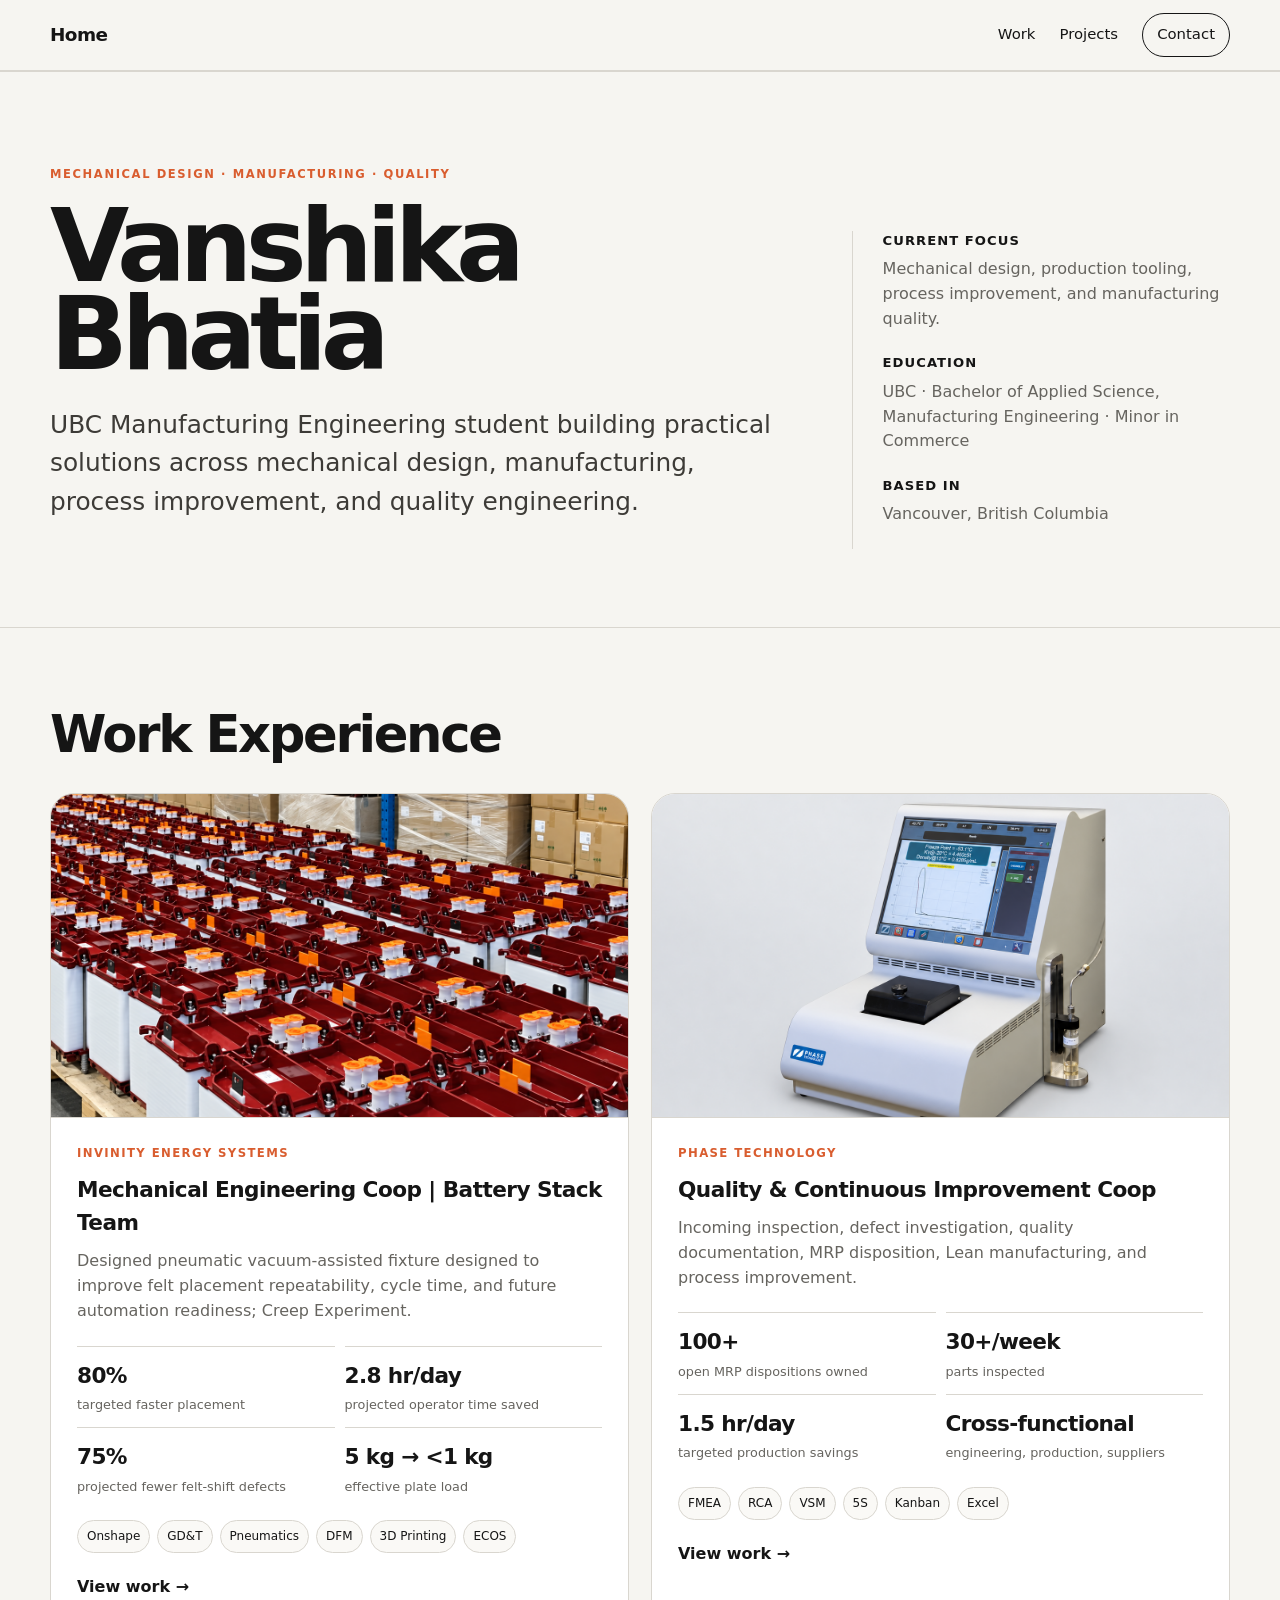
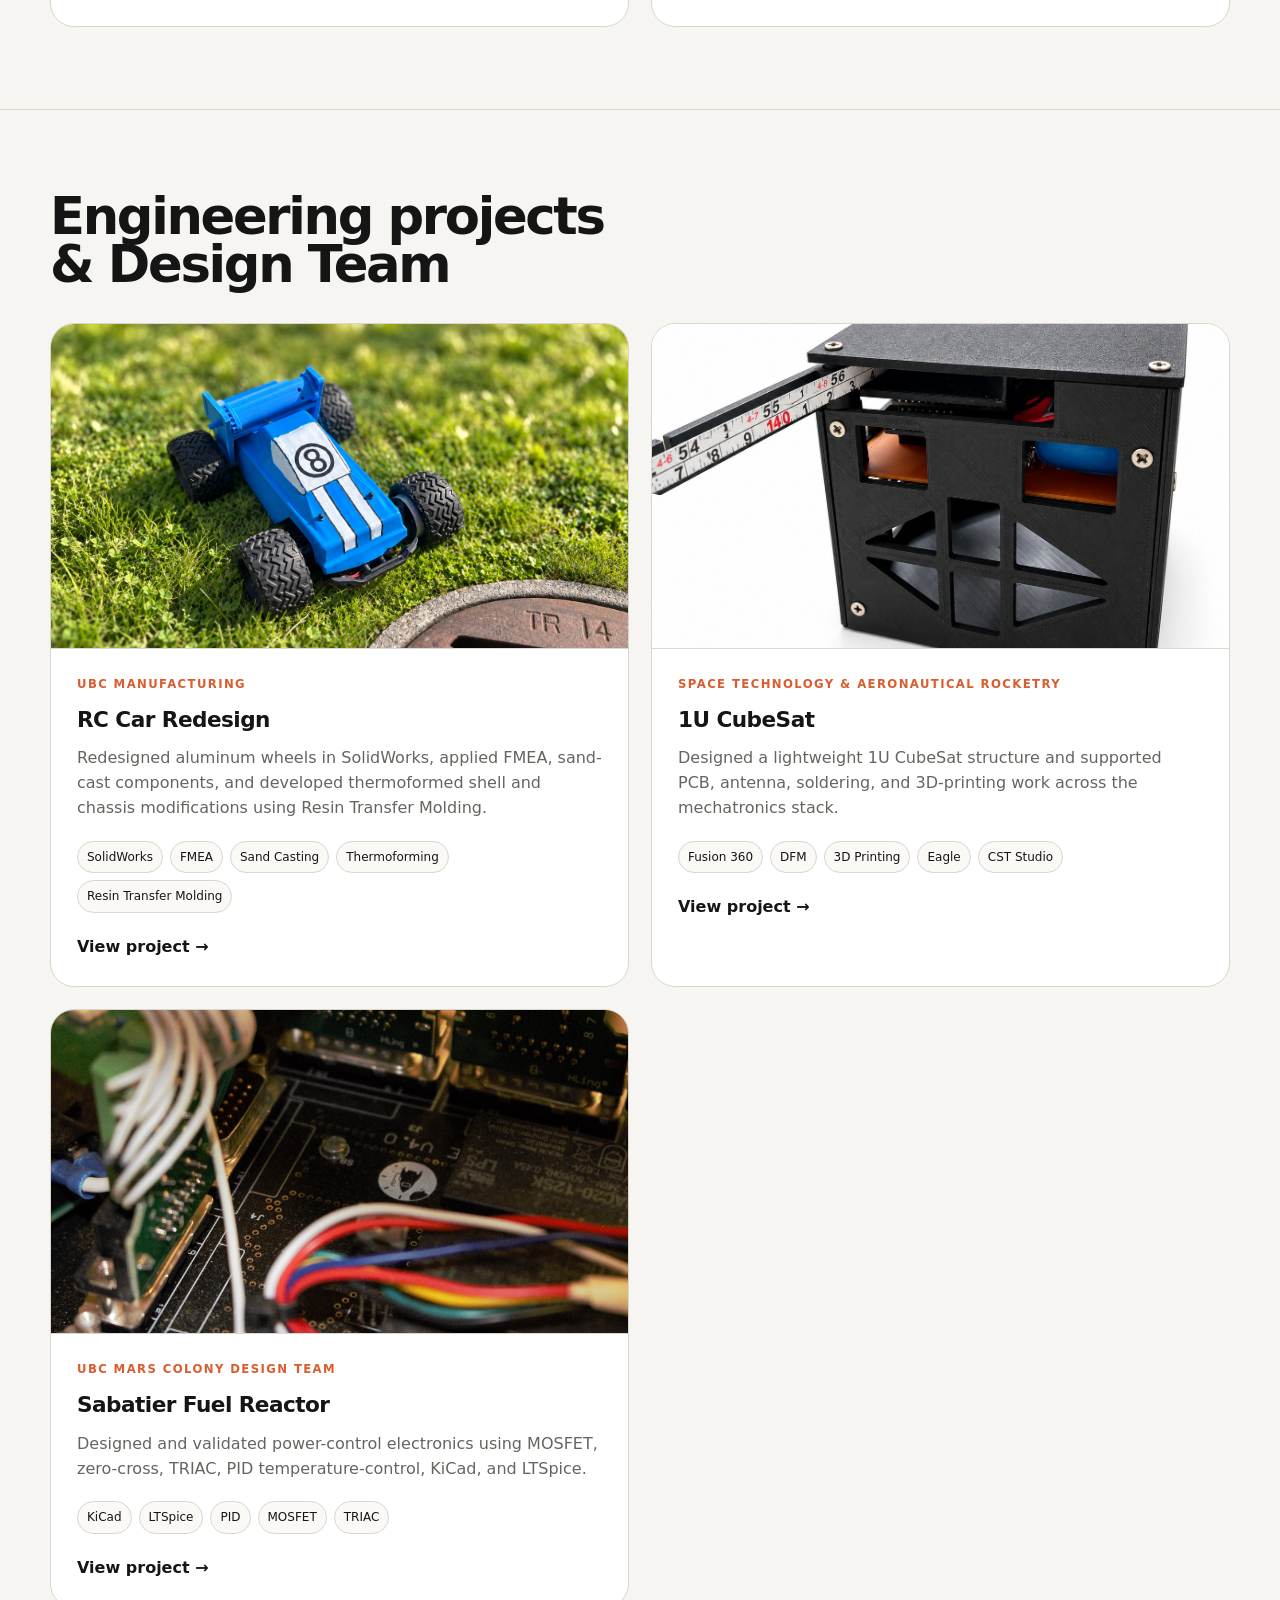
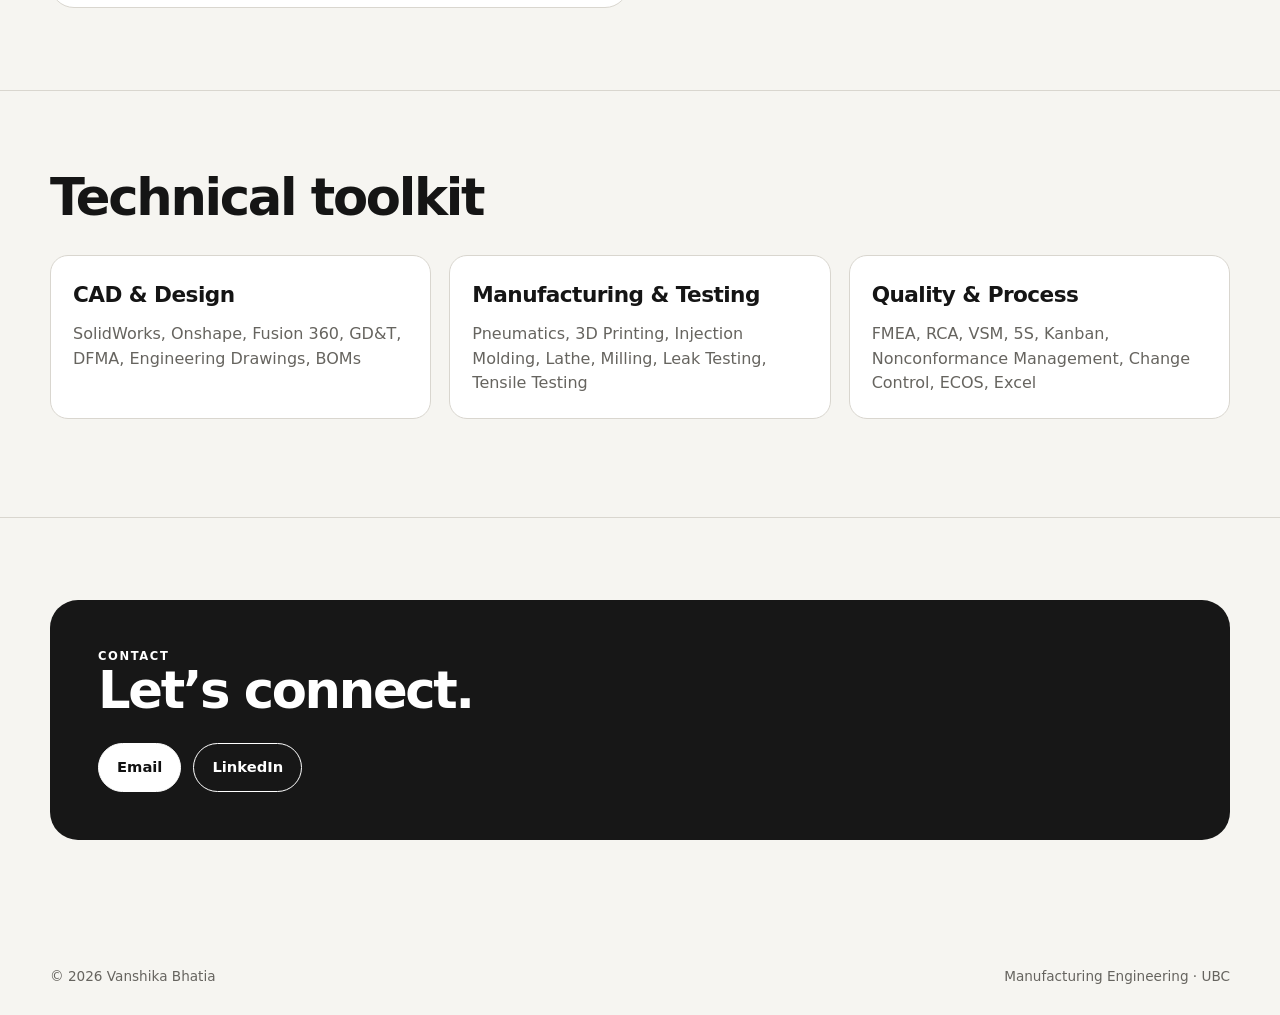
<file: index.html>
<!doctype html>
<html lang="en">
<head>
  <meta charset="utf-8" />
  <meta name="viewport" content="width=device-width, initial-scale=1" />
  <meta name="description" content="Vanshika Bhatia — Manufacturing Engineering portfolio focused on mechanical design, manufacturing, quality, and process improvement." />
  <title>Vanshika Bhatia | Engineering Portfolio</title>
  <link rel="stylesheet" href="styles.css" />
</head>
<body>
  <header class="nav">
    <div class="container nav-inner">
      <a class="brand" href="#top">Home</a>
      <nav class="nav-links" aria-label="Primary">
        <a href="#work">Work</a>
        <a href="#projects">Projects</a>
    
        <a class="nav-cta" href="#contact">Contact</a>
      </nav>
    </div>
  </header>

  <main id="top">
    <section class="hero">
      <div class="container hero-grid">
        <div>
          <div class="eyebrow">Mechanical Design · Manufacturing · Quality</div>
          <h1>Vanshika Bhatia</h1>
          <p class="hero-copy">UBC Manufacturing Engineering student building practical solutions across mechanical design, manufacturing, process improvement, and quality engineering.</p>
          <div class="hero-actions">
          </div>
        </div>
        <aside class="hero-side">
          <strong>Current focus</strong>
          <p>Mechanical design, production tooling, process improvement, and manufacturing quality.</p>
          <strong>Education</strong>
          <p>UBC · Bachelor of Applied Science, Manufacturing Engineering · Minor in Commerce</p>
          <strong>Based in</strong>
          <p>Vancouver, British Columbia</p>
        </aside>
      </div>
    </section>

    <section id="work">
      <div class="container">
        <div class="section-head">
          <h2>Work Experience</h2>
          <p><Mechanical design, production tooling, and quality improvements with measurable impact.></Mechanical></p>
        </div>
        <div class="work-grid">
          <article class="work-card">
            <div class="card-media"><img src="assets/images/invinitycover.png" alt="Placeholder for Invinity battery stack fixture image" /></div>
            <div class="card-body">
              <div class="card-kicker">Invinity Energy Systems</div>
              <h3>Mechanical Engineering Coop | Battery Stack Team</h3>
              <p>Designed pneumatic vacuum-assisted fixture designed to improve felt placement repeatability, cycle time, and future automation readiness; Creep Experiment.</p>
              <div class="metrics">
                <div class="metric"><b>80%</b><span>targeted faster placement</span></div>
                <div class="metric"><b>2.8 hr/day</b><span>projected operator time saved</span></div>
                <div class="metric"><b>75%</b><span>projected fewer felt-shift defects</span></div>
                <div class="metric"><b>5 kg → &lt;1 kg</b><span>effective plate load</span></div>
              </div>
              <div class="tag-row"><span class="tag">Onshape</span><span class="tag">GD&T</span><span class="tag">Pneumatics</span><span class="tag">DFM</span><span class="tag">3D Printing</span><span class="tag">ECOS</span></div>
              <a class="card-link" href="projects/invinity.html">View work →</a>
            </div>
          </article>

          <article class="work-card">
            <div class="card-media"><img src="assets/images/phaseCOVER.JPG" alt="Placeholder for quality and process improvement image" /></div>
            <div class="card-body">
              <div class="card-kicker">Phase Technology</div>
              <h3>Quality & Continuous Improvement Coop</h3>
              <p>Incoming inspection, defect investigation, quality documentation, MRP disposition, Lean manufacturing, and process improvement.</p>
              <div class="metrics">
                <div class="metric"><b>100+</b><span>open MRP dispositions owned</span></div>
                <div class="metric"><b>30+/week</b><span>parts inspected</span></div>
                <div class="metric"><b>1.5 hr/day</b><span>targeted production savings</span></div>
                <div class="metric"><b>Cross-functional</b><span>engineering, production, suppliers</span></div>
              </div>
              <div class="tag-row"><span class="tag">FMEA</span><span class="tag">RCA</span><span class="tag">VSM</span><span class="tag">5S</span><span class="tag">Kanban</span><span class="tag">Excel</span></div>
              <a class="card-link" href="projects/phase.html">View work →</a>
            </div>
          </article>
        </div>
      </div>
    </section>

    <section id="projects">
      <div class="container">
        <div class="section-head">
          <h2>Engineering projects & Design Team</h2>
          <p><Hands-on design projects spanning mechanical design, manufacturing, mechatronics, and electronics.></Hands-on></p>
        </div>
        <div class="work-grid">
          <article class="work-card">
            <div class="card-media"><img src="assets/images/RCCAR_COVER.JPG"></div>
            <div class="card-body">
              <div class="card-kicker">UBC Manufacturing</div>
              <h3>RC Car Redesign</h3>
              <p>Redesigned aluminum wheels in SolidWorks, applied FMEA, sand-cast components, and developed thermoformed shell and chassis modifications using Resin Transfer Molding.</p>
              <div class="tag-row"><span class="tag">SolidWorks</span><span class="tag">FMEA</span><span class="tag">Sand Casting</span><span class="tag">Thermoforming</span><span class="tag">Resin Transfer Molding</span></div>
              <a class="card-link" href="projects/rc-car.html">View project →</a>
            </div>
          </article>

          <article class="work-card">
            <div class="card-media"><img src="assets/images/cubesat_cover.png"></div>
            <div class="card-body">
              <div class="card-kicker">Space Technology & Aeronautical Rocketry</div>
              <h3>1U CubeSat</h3>
              <p>Designed a lightweight 1U CubeSat structure and supported PCB, antenna, soldering, and 3D-printing work across the mechatronics stack.</p>
              <div class="tag-row"><span class="tag">Fusion 360</span><span class="tag">DFM</span><span class="tag">3D Printing</span><span class="tag">Eagle</span><span class="tag">CST Studio</span></div>
              <a class="card-link" href="projects/cubesat.html">View project →</a>
            </div>
          </article>

          <article class="work-card">
            <div class="card-media"><img src="assets/images/marscol_cover.jpg" alt="Placeholder for Sabatier reactor electronics image" /></div>
            <div class="card-body">
              <div class="card-kicker">UBC Mars Colony Design Team</div>
              <h3>Sabatier Fuel Reactor</h3>
              <p>Designed and validated power-control electronics using MOSFET, zero-cross, TRIAC, PID temperature-control, KiCad, and LTSpice.</p>
              <div class="tag-row"><span class="tag">KiCad</span><span class="tag">LTSpice</span><span class="tag">PID</span><span class="tag">MOSFET</span><span class="tag">TRIAC</span></div>
              <a class="card-link" href="projects/sabatier.html">View project →</a>
            </div>
          </article>

        
      </section>

   <section>
      <div class="container">
        <div class="section-head">
          <h2>Technical toolkit</h2>
        </div>
        <div class="skills-grid">
          <div class="skill-block"><h3>CAD & Design</h3><p>SolidWorks, Onshape, Fusion 360, GD&T, DFMA, Engineering Drawings, BOMs</p></div>
          <div class="skill-block"><h3>Manufacturing & Testing</h3><p>Pneumatics, 3D Printing, Injection Molding, Lathe, Milling, Leak Testing, Tensile Testing</p></div>
          <div class="skill-block"><h3>Quality & Process</h3><p>FMEA, RCA, VSM, 5S, Kanban, Nonconformance Management, Change Control, ECOS, Excel</p></div>
        </div>
      </div>
    </section>

    <p><section id="contact">
      <div class="container contact">
        <div class="eyebrow" style="color:#fff">Contact</div>
        <h2>Let’s connect.</h2>
        <p><Replace the placeholder links below with your email and LinkedIn profile before publishing.></Replace></p>
        <div class="hero-actions">
          <a class="btn primary" href="mailto:vbhati05@student.ubc.ca">Email</a>
          <a class="btn" href="https://www.linkedin.com/in/vanshika-bhatia-ubc/" target="_blank" rel="noreferrer">LinkedIn</a>
        </div>
      </div>
    </section></p>
  </main>

  <footer>
    <div class="container footer-row"><span>© <span data-year></span> Vanshika Bhatia</span><span>Manufacturing Engineering · UBC</span></div>
  </footer>
  <script src="script.js"></script>
</body>
</html>
</file>
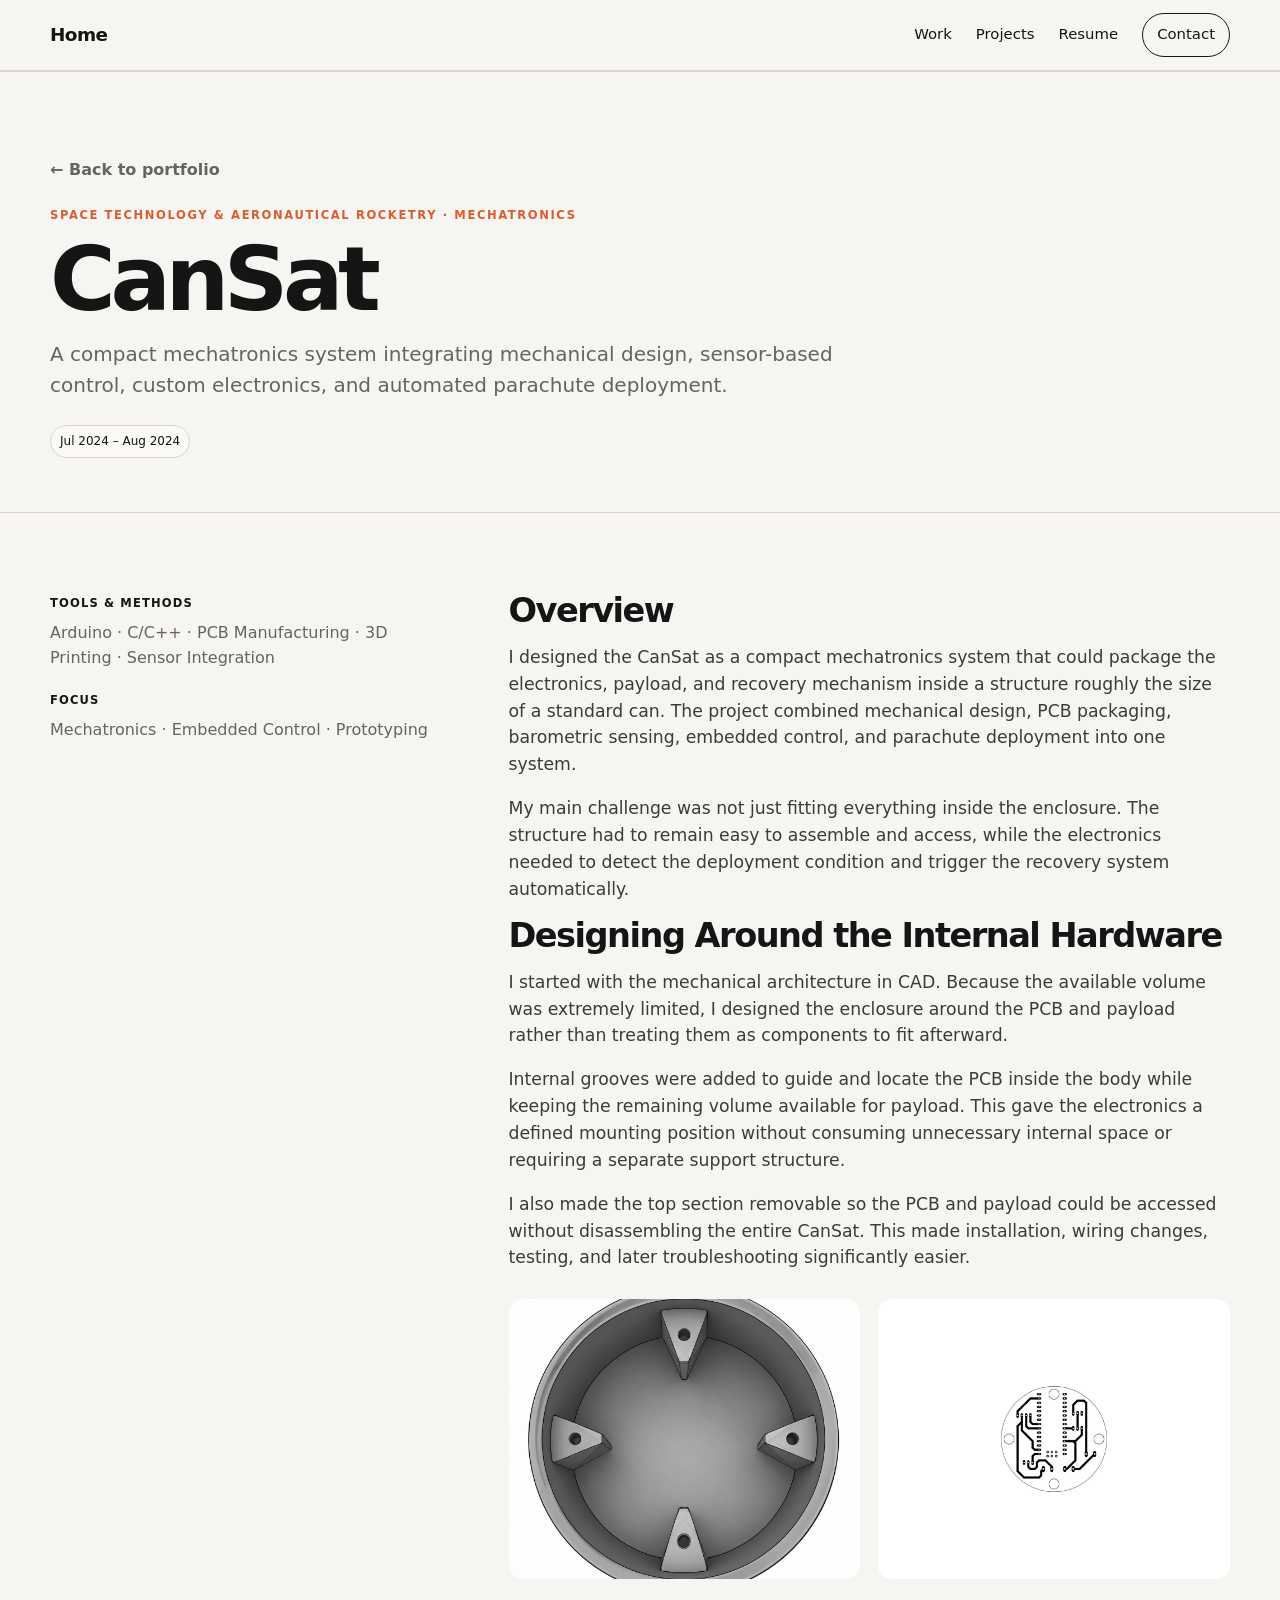
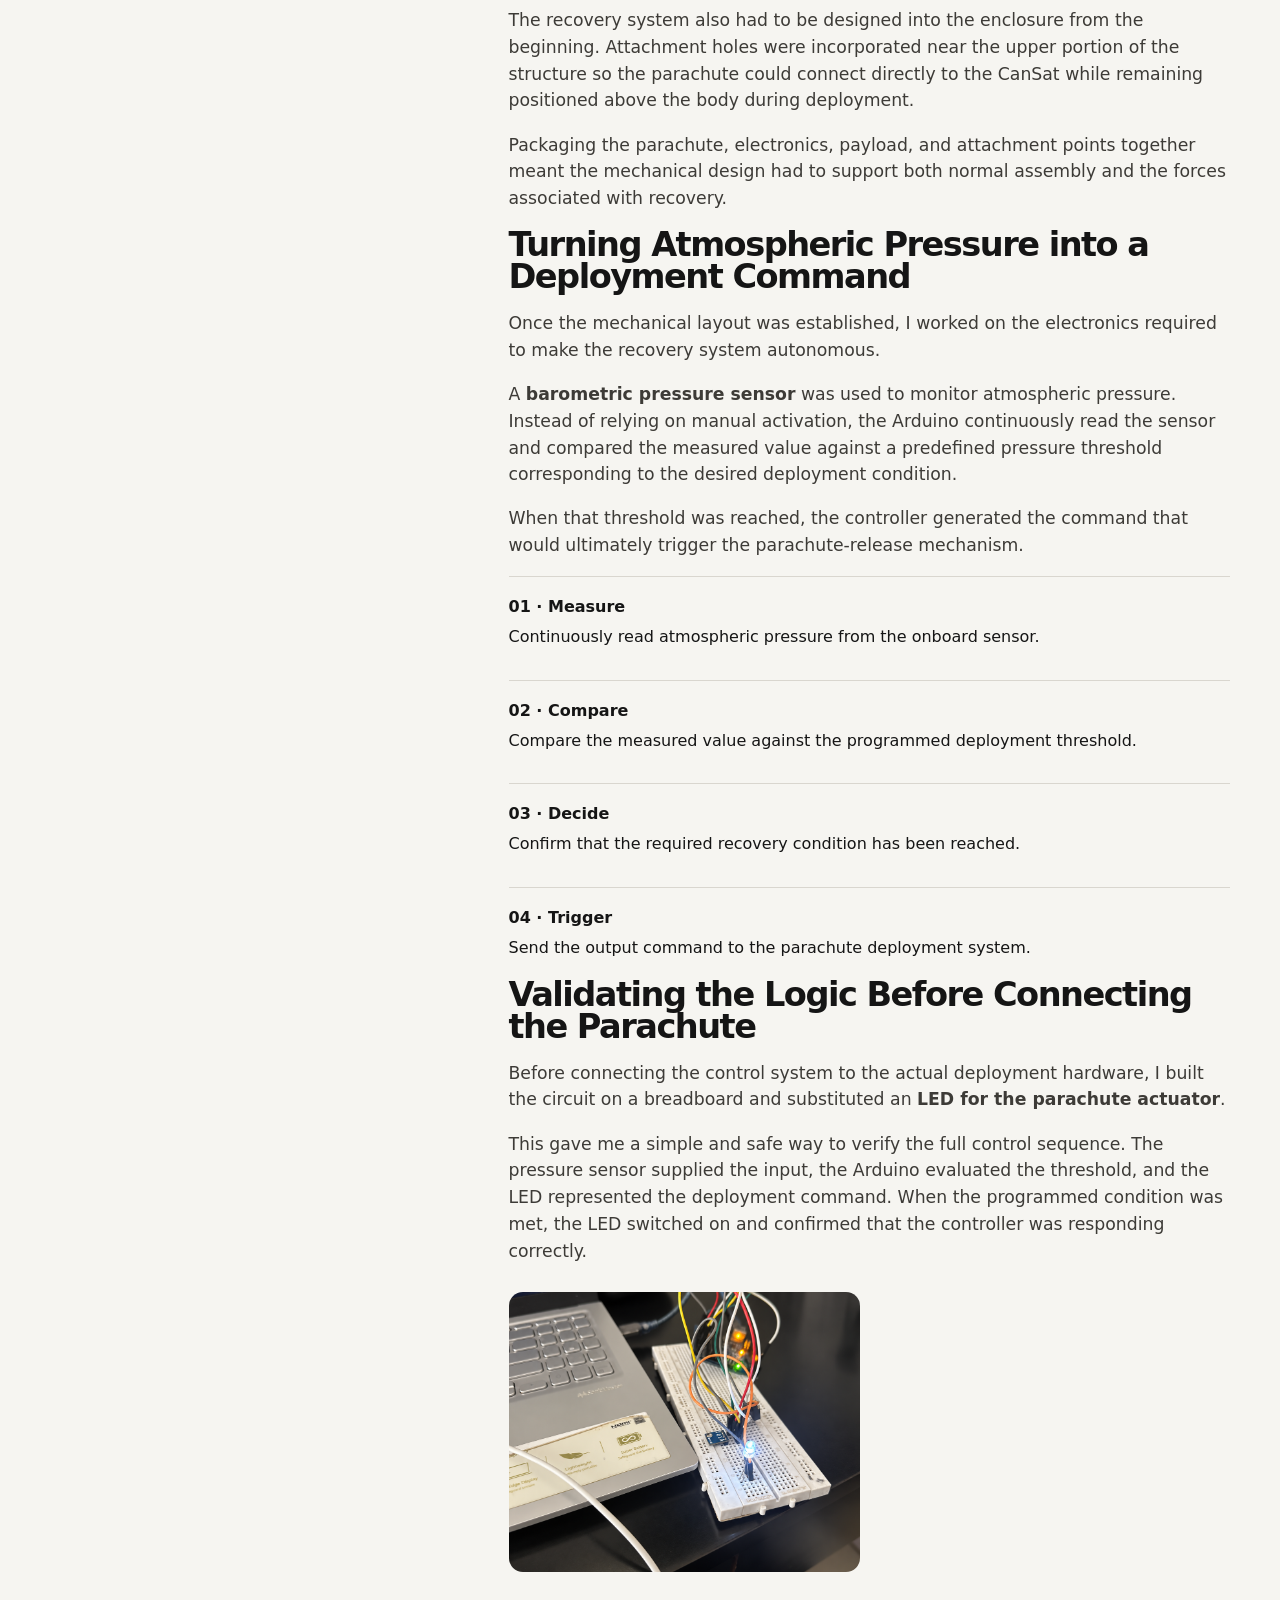
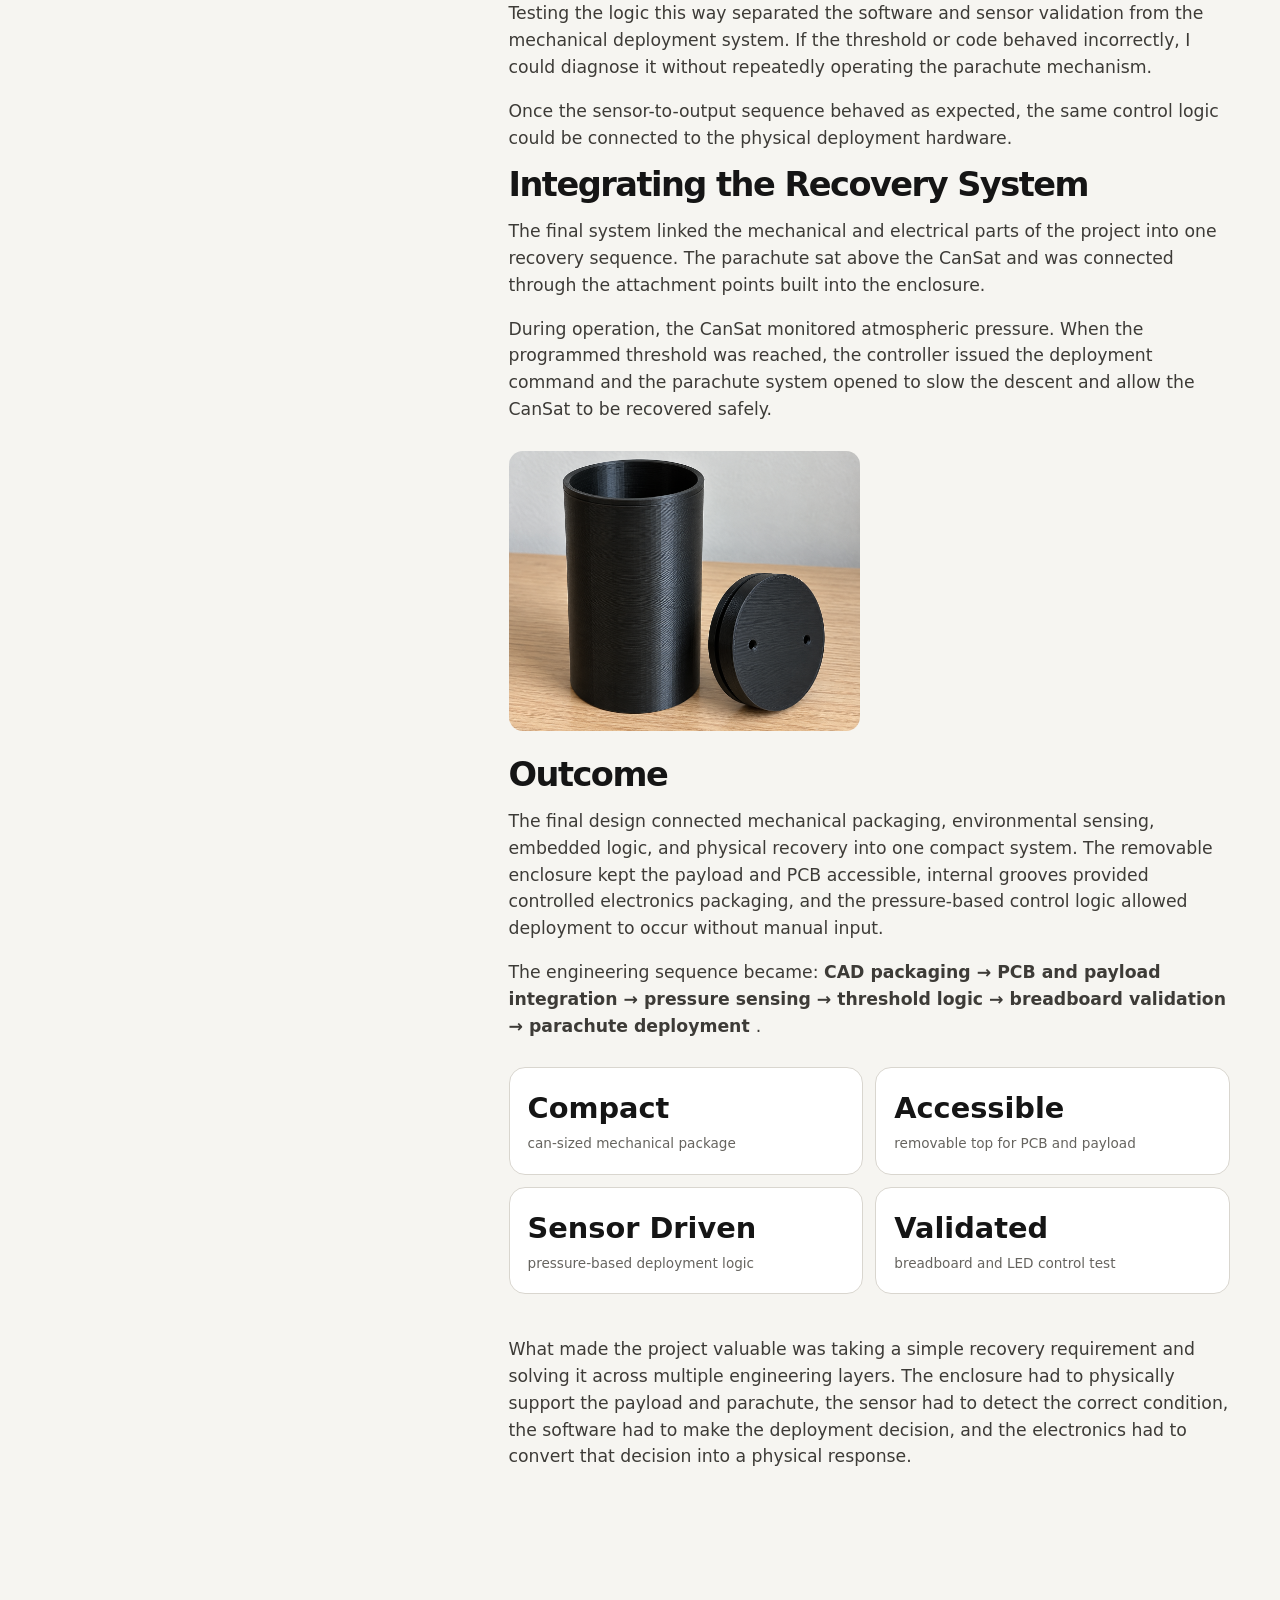
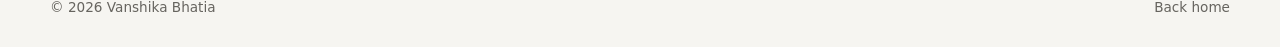
<file: projects/cansat.html>
<!doctype html>
<html lang="en">
<head>
  <meta charset="utf-8">
  <meta name="viewport" content="width=device-width,initial-scale=1">
  <title>CanSat | Vanshika Bhatia</title>
  <link rel="stylesheet" href="../styles.css">
</head>
<body>
<header class="nav">
  <div class="container nav-inner">
    <a class="brand" href="../index.html">Home</a>
    <nav class="nav-links">
      <a href="../index.html#work">Work</a>
      <a href="../index.html#projects">Projects</a>
      <a href="Resume_26-27.pdf">Resume</a>
      <a class="nav-cta" href="../index.html#contact">Contact</a>
    </nav>
  </div>
</header>

<main>
  <section class="project-hero">
    <div class="container">
      <a class="back" href="../index.html">← Back to portfolio</a>
      <div class="eyebrow">Space Technology & Aeronautical Rocketry · Mechatronics</div>
      <h1 class="project-title">CanSat</h1>
      <p class="project-deck">A compact mechatronics system integrating mechanical design, sensor-based control, custom electronics, and automated parachute deployment.</p>
      <div class="project-meta"><span class="tag">Jul 2024 – Aug 2024</span></div>
    </div>
  </section>

  <section>
    <div class="container project-body">
      <aside class="project-aside">
        <h4>Tools & methods</h4>
        <p>Arduino · C/C++ · PCB Manufacturing · 3D Printing · Sensor Integration</p>
        <h4>Focus</h4>
        <p>Mechatronics · Embedded Control · Prototyping</p>
      </aside>

      <div class="case">

  <h2>Overview</h2>
  <p>
    I designed the CanSat as a compact mechatronics system that could package the electronics,
    payload, and recovery mechanism inside a structure roughly the size of a standard can.
    The project combined mechanical design, PCB packaging, barometric sensing, embedded control,
    and parachute deployment into one system.
  </p>

  <p>
    My main challenge was not just fitting everything inside the enclosure. The structure had to
    remain easy to assemble and access, while the electronics needed to detect the deployment
    condition and trigger the recovery system automatically.
  </p>


  <h2>Designing Around the Internal Hardware</h2>
  <p>
    I started with the mechanical architecture in CAD. Because the available volume was extremely
    limited, I designed the enclosure around the PCB and payload rather than treating them as
    components to fit afterward.
  </p>

  <p>
    Internal grooves were added to guide and locate the PCB inside the body while keeping the
    remaining volume available for payload. This gave the electronics a defined mounting position
    without consuming unnecessary internal space or requiring a separate support structure.
  </p>

  <p>
    I also made the top section removable so the PCB and payload could be accessed without
    disassembling the entire CanSat. This made installation, wiring changes, testing, and later
    troubleshooting significantly easier.
  </p>

  <div class="project-gallery two">
    <img src="../assets/images/CANSATcadtop.png"
         alt="CanSat CAD showing internal PCB grooves and payload space">

    <img src="../assets/images/cansat_pcb.jpg"
         alt="CanSat internal packaging for PCB and payload">
  </div>

  <p>
    The recovery system also had to be designed into the enclosure from the beginning. Attachment
    holes were incorporated near the upper portion of the structure so the parachute could connect
    directly to the CanSat while remaining positioned above the body during deployment.
  </p>

  <p>
    Packaging the parachute, electronics, payload, and attachment points together meant the mechanical
    design had to support both normal assembly and the forces associated with recovery.
  </p>


  <h2>Turning Atmospheric Pressure into a Deployment Command</h2>
  <p>
    Once the mechanical layout was established, I worked on the electronics required to make the
    recovery system autonomous.
  </p>

  <p>
    A <strong>barometric pressure sensor</strong> was used to monitor atmospheric pressure. Instead
    of relying on manual activation, the Arduino continuously read the sensor and compared the measured
    value against a predefined pressure threshold corresponding to the desired deployment condition.
  </p>

  <p>
    When that threshold was reached, the controller generated the command that would ultimately trigger
    the parachute-release mechanism.
  </p>

  <div class="steps">

    <div class="step">
      <b>01 · Measure</b>
      Continuously read atmospheric pressure from the onboard sensor.
    </div>

    <div class="step">
      <b>02 · Compare</b>
      Compare the measured value against the programmed deployment threshold.
    </div>

    <div class="step">
      <b>03 · Decide</b>
      Confirm that the required recovery condition has been reached.
    </div>

    <div class="step">
      <b>04 · Trigger</b>
      Send the output command to the parachute deployment system.
    </div>

  </div>


  <h2>Validating the Logic Before Connecting the Parachute</h2>
  <p>
    Before connecting the control system to the actual deployment hardware, I built the circuit on a
    breadboard and substituted an <strong>LED for the parachute actuator</strong>.
  </p>

  <p>
    This gave me a simple and safe way to verify the full control sequence. The pressure sensor supplied
    the input, the Arduino evaluated the threshold, and the LED represented the deployment command.
    When the programmed condition was met, the LED switched on and confirmed that the controller was
    responding correctly.
  </p>

  <div class="project-gallery two">
    <img src="../assets/images/pressuretest_cansat.png"
         alt="CanSat breadboard prototype with pressure sensor and LED">

  </div>

  <p>
    Testing the logic this way separated the software and sensor validation from the mechanical
    deployment system. If the threshold or code behaved incorrectly, I could diagnose it without
    repeatedly operating the parachute mechanism.
  </p>

  <p>
    Once the sensor-to-output sequence behaved as expected, the same control logic could be connected
    to the physical deployment hardware.
  </p>


  <h2>Integrating the Recovery System</h2>
  <p>
    The final system linked the mechanical and electrical parts of the project into one recovery
    sequence. The parachute sat above the CanSat and was connected through the attachment points
    built into the enclosure.
  </p>

  <p>
    During operation, the CanSat monitored atmospheric pressure. When the programmed threshold was
    reached, the controller issued the deployment command and the parachute system opened to slow the
    descent and allow the CanSat to be recovered safely.
  </p>

  <div class="project-gallery two">

    <img src="../assets/images/3dcansat.png"
         alt="Completed CanSat prototype">
  </div>


  <h2>Outcome</h2>
  <p>
    The final design connected mechanical packaging, environmental sensing, embedded logic, and
    physical recovery into one compact system. The removable enclosure kept the payload and PCB
    accessible, internal grooves provided controlled electronics packaging, and the pressure-based
    control logic allowed deployment to occur without manual input.
  </p>

  <p>
    The engineering sequence became:
    <strong>
      CAD packaging → PCB and payload integration → pressure sensing → threshold logic →
      breadboard validation → parachute deployment
    </strong>.
  </p>

  <div class="impact-grid">

    <div class="impact">
      <b>Compact</b>
      <span>can-sized mechanical package</span>
    </div>

    <div class="impact">
      <b>Accessible</b>
      <span>removable top for PCB and payload</span>
    </div>

    <div class="impact">
      <b>Sensor Driven</b>
      <span>pressure-based deployment logic</span>
    </div>

    <div class="impact">
      <b>Validated</b>
      <span>breadboard and LED control test</span>
    </div>

  </div>

  <p>
    What made the project valuable was taking a simple recovery requirement and solving it across
    multiple engineering layers. The enclosure had to physically support the payload and parachute,
    the sensor had to detect the correct condition, the software had to make the deployment decision,
    and the electronics had to convert that decision into a physical response.
  </p>

</div>
    </div>
  </section>
</main>

<footer>
  <div class="container footer-row">
    <span>© <span data-year></span> Vanshika Bhatia</span>
    <a href="../index.html">Back home</a>
  </div>
</footer>
<script src="../script.js"></script>
</body>
</html>
</file>
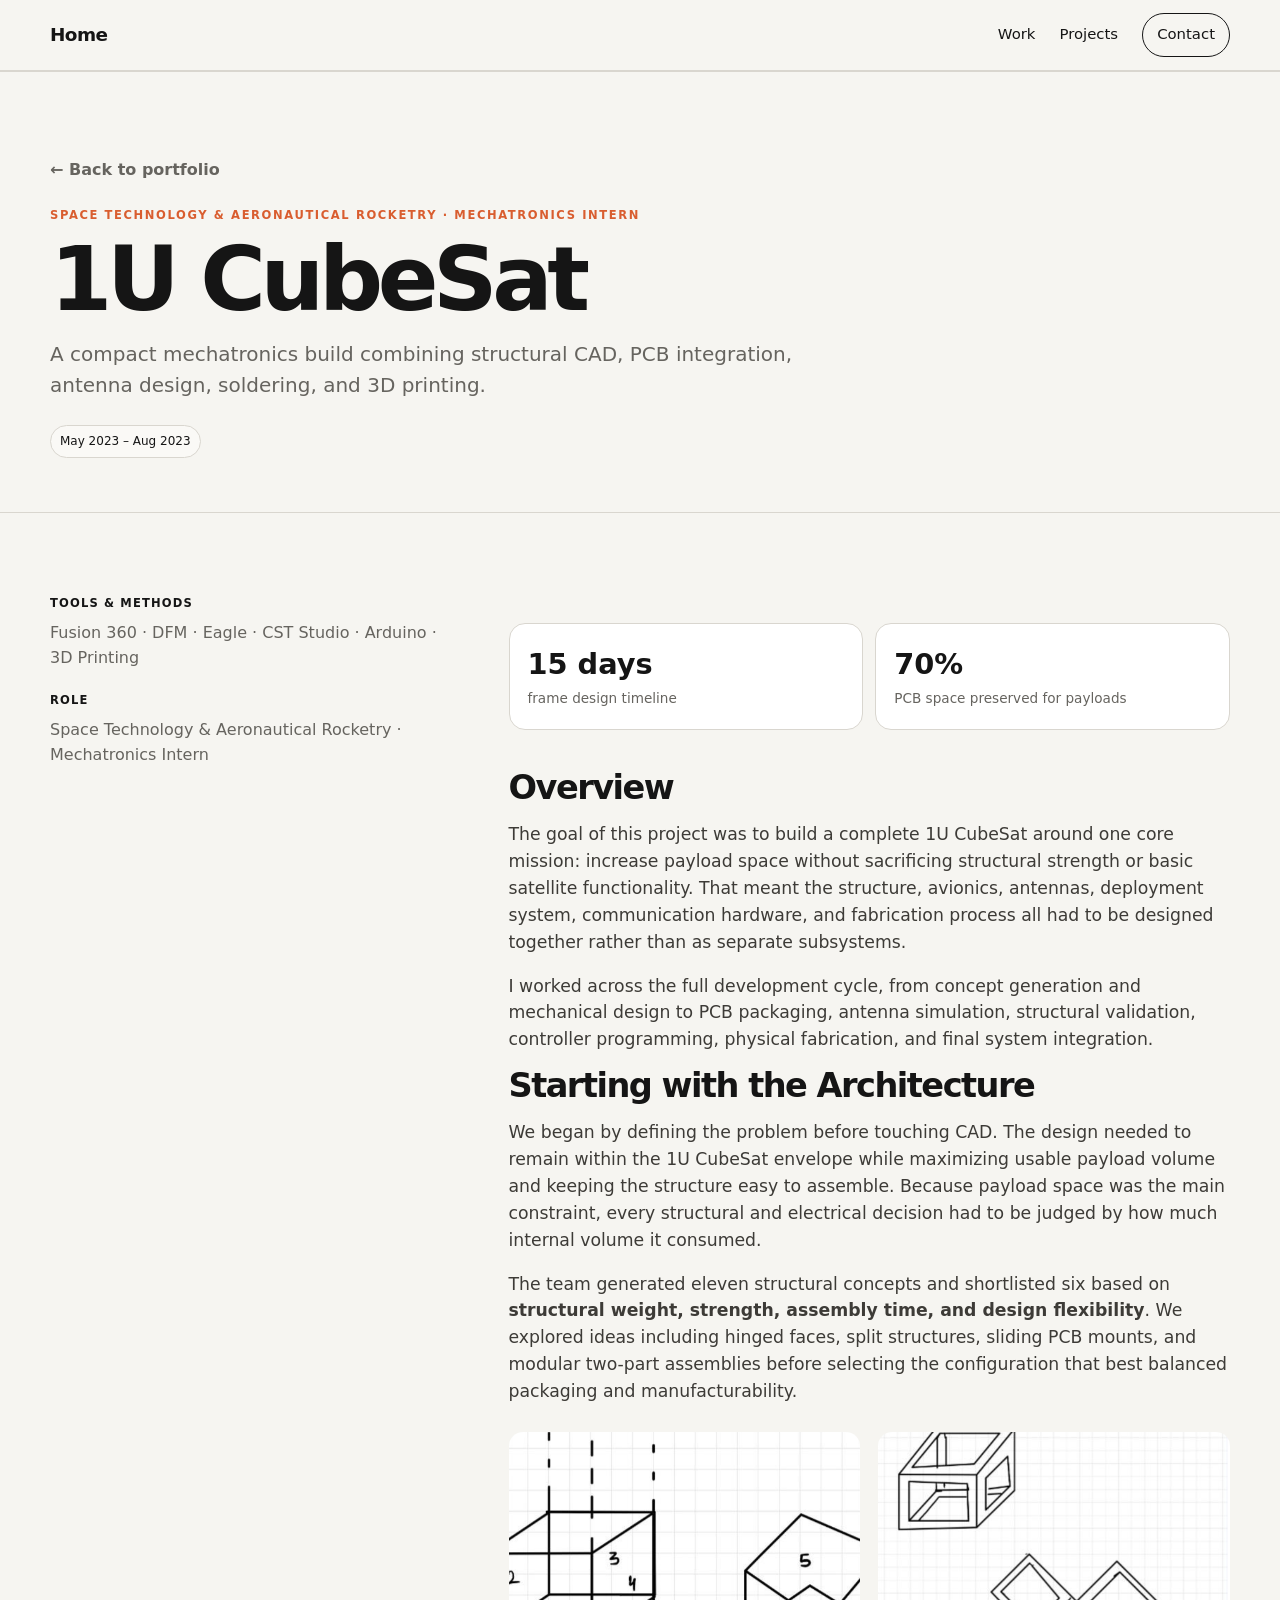
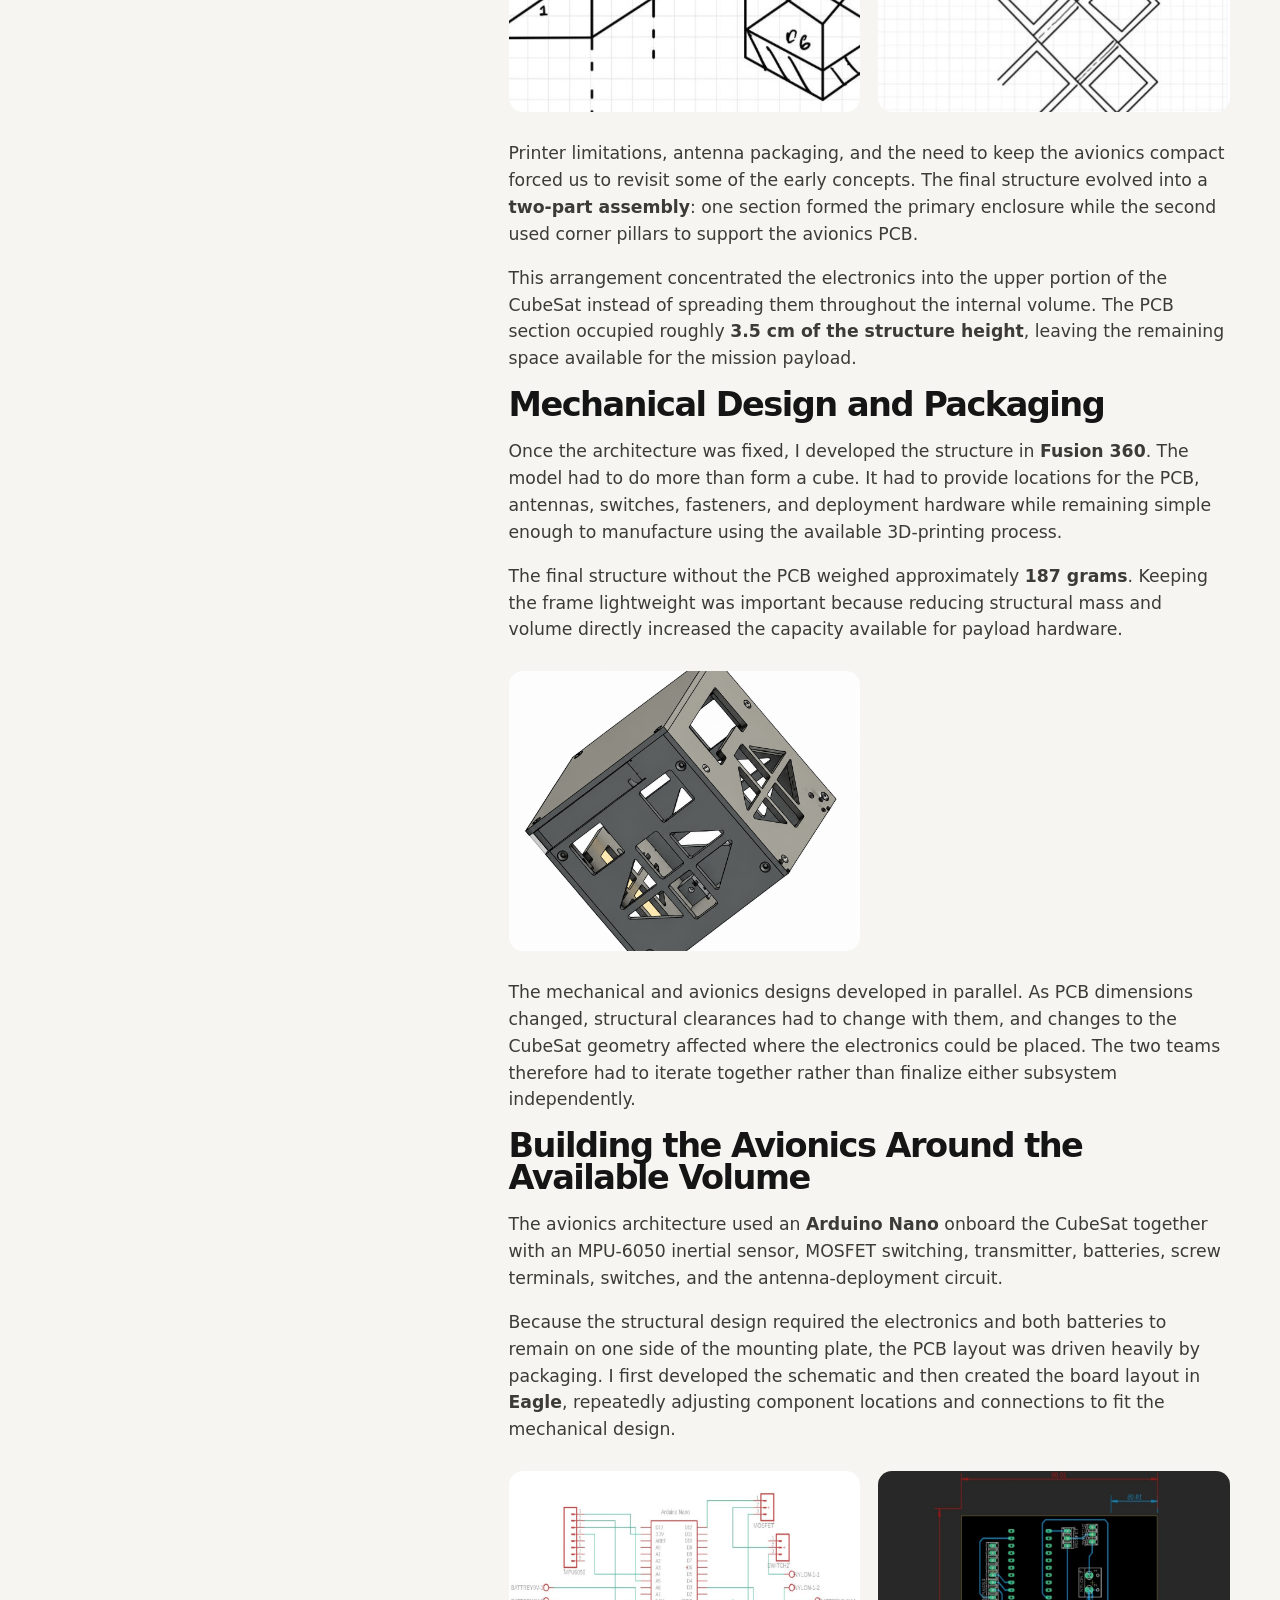
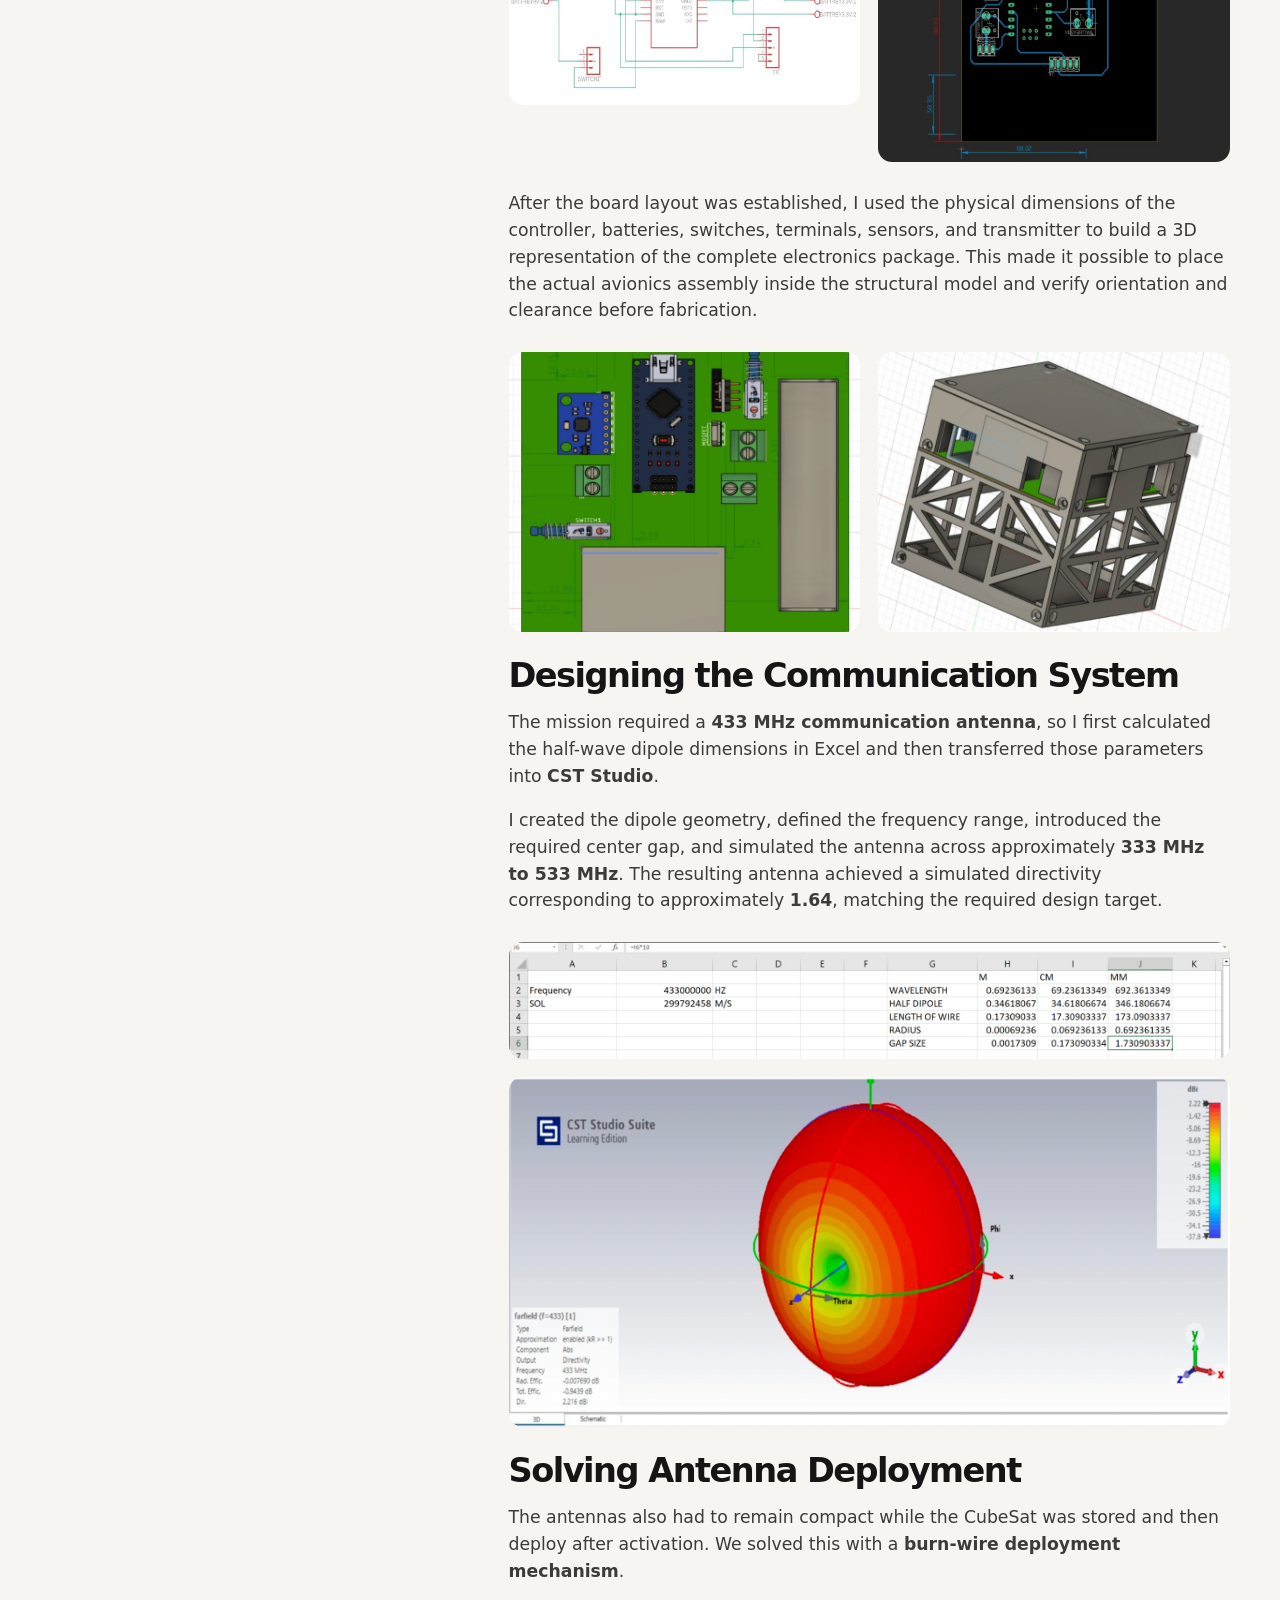
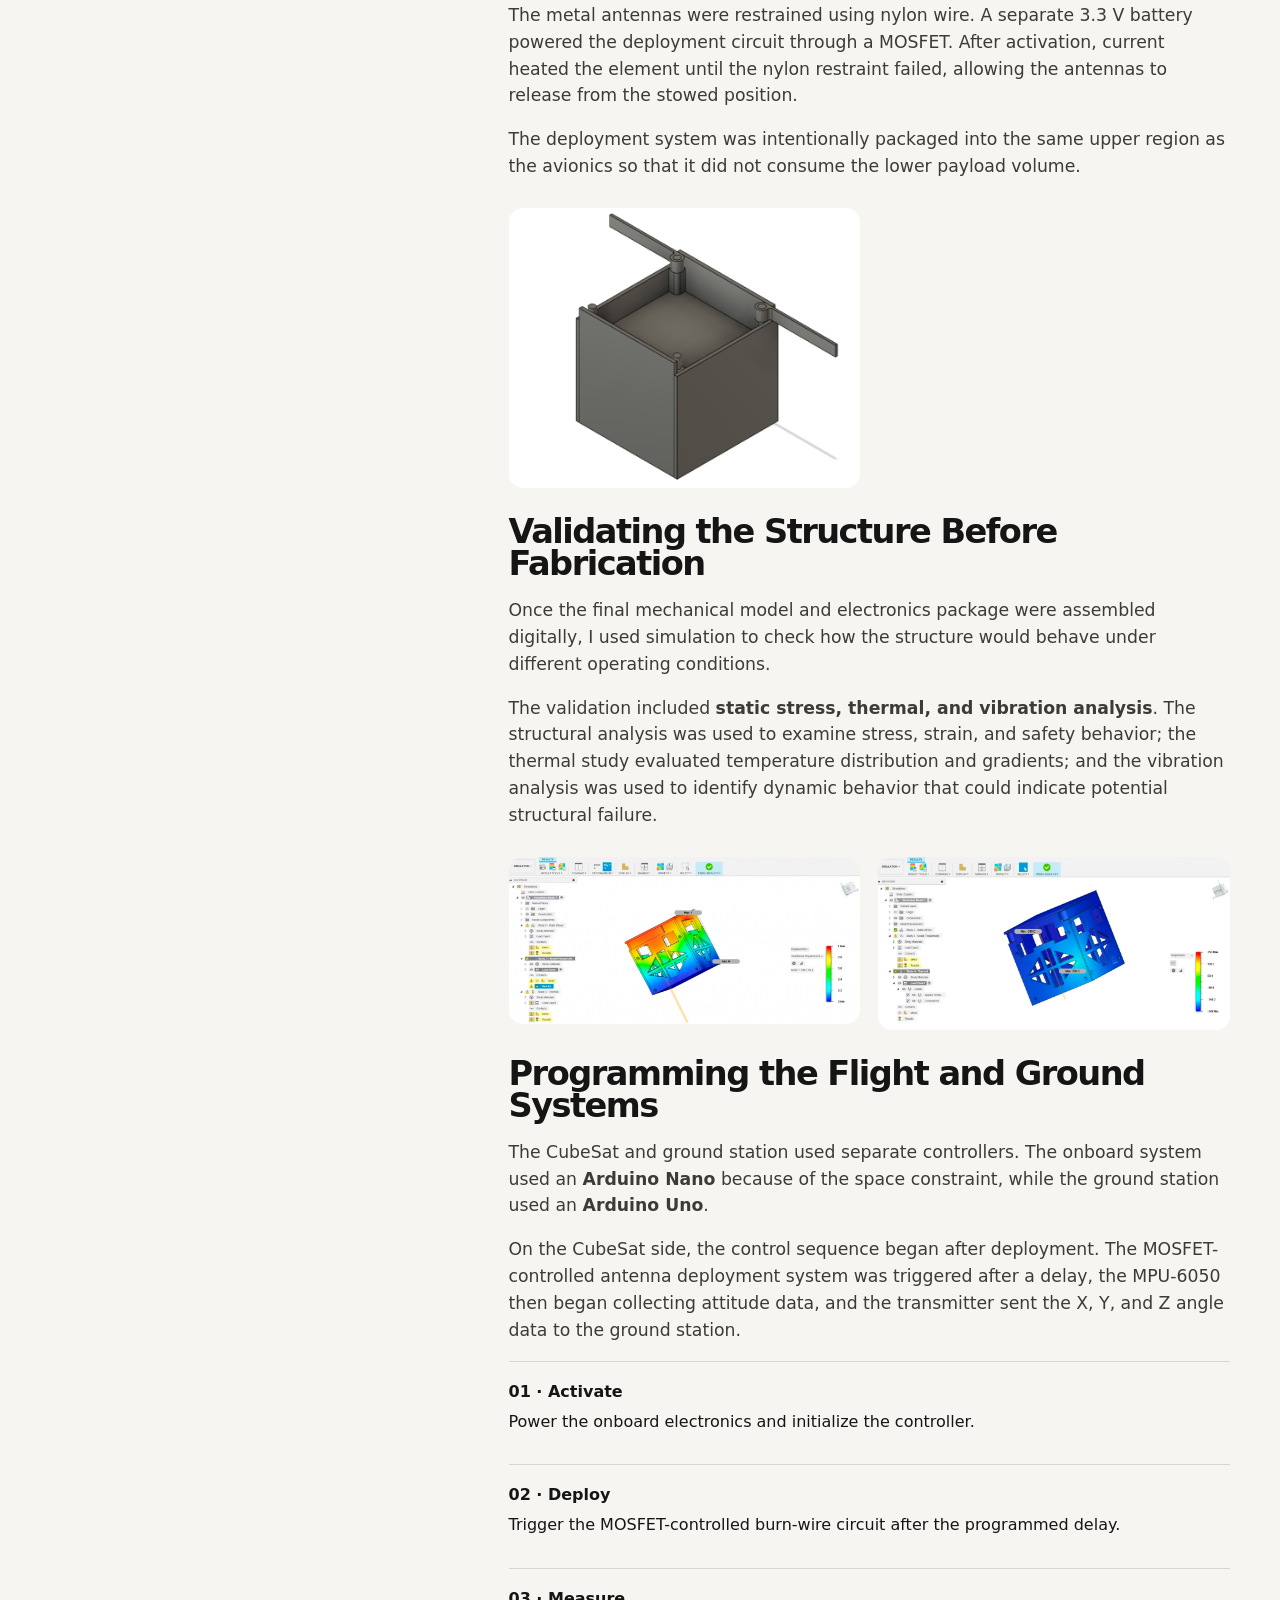
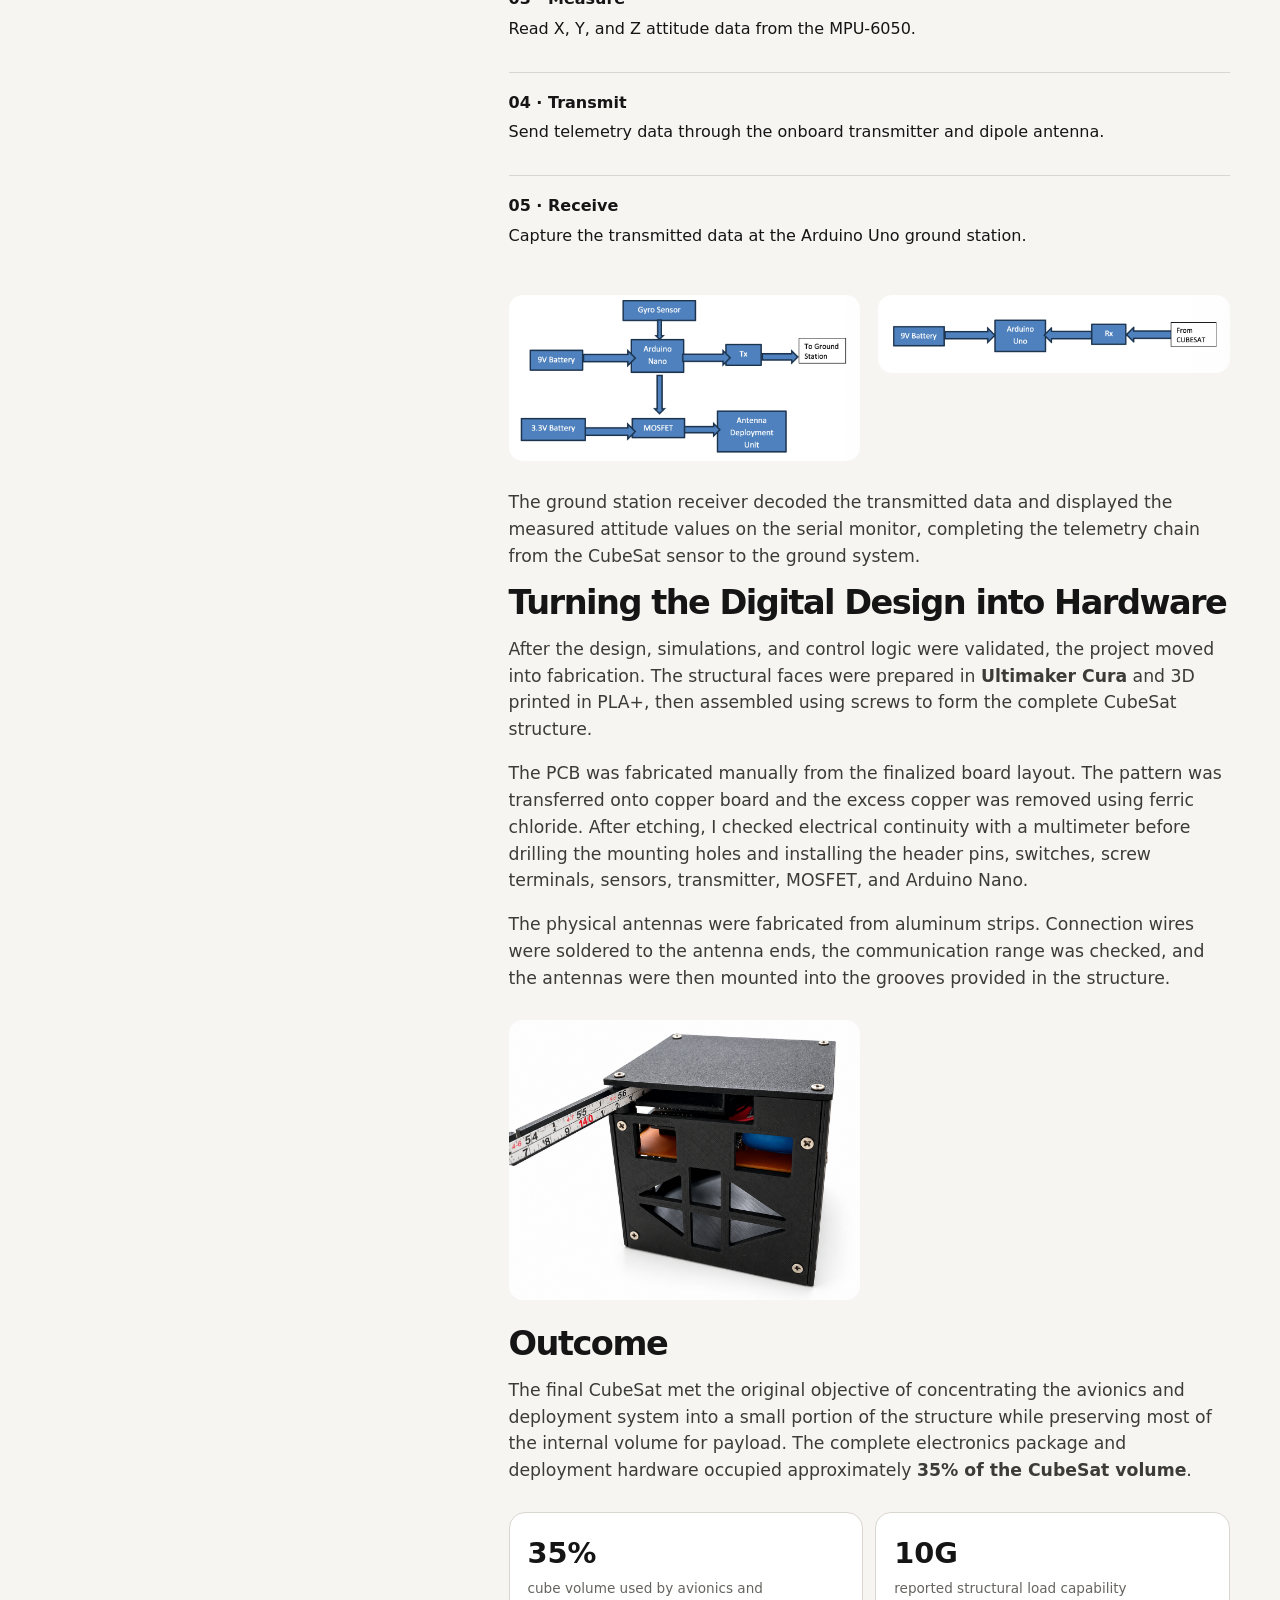
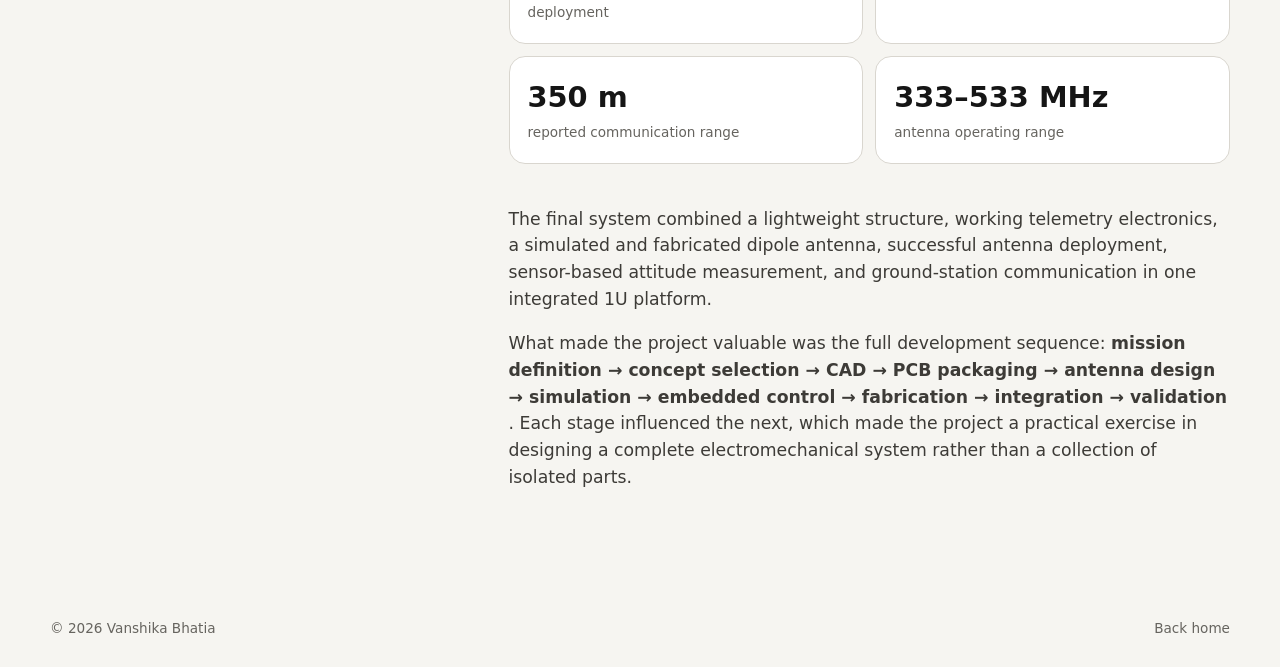
<file: projects/cubesat.html>
<!doctype html><html lang="en"><head><meta charset="utf-8"><meta name="viewport" content="width=device-width,initial-scale=1"><title>1U CubeSat | Vanshika Bhatia</title><link rel="stylesheet" href="../styles.css"></head><body>
<header class="nav"><div class="container nav-inner"><a class="brand" href="../index.html">Home</a><nav class="nav-links"><a href="../index.html#work">Work</a><a href="../index.html#projects">Projects</a><a class="nav-cta" href="../index.html#contact">Contact</a></nav></div></header>
<main><section class="project-hero"><div class="container"><a class="back" href="../index.html">← Back to portfolio</a><div class="eyebrow">Space Technology & Aeronautical Rocketry · Mechatronics Intern</div><h1 class="project-title">1U CubeSat</h1><p class="project-deck">A compact mechatronics build combining structural CAD, PCB integration, antenna design, soldering, and 3D printing.</p><div class="project-meta"><span class="tag">May 2023 – Aug 2023</span></div></div></section>
<section><div class="container project-body"><aside class="project-aside"><h4>Tools & methods</h4><p>Fusion 360 · DFM · Eagle · CST Studio · Arduino · 3D Printing</p><h4>Role</h4><p>Space Technology & Aeronautical Rocketry · Mechatronics Intern</p></aside><div class="case"><div class="impact-grid"><div class="impact"><b>15 days</b><span>frame design timeline</span></div><div class="impact"><b>70%</b><span>PCB space preserved for payloads</span></div></div>
    <div class="case">

  <h2>Overview</h2>
  <p>
    The goal of this project was to build a complete 1U CubeSat around one core mission:
    increase payload space without sacrificing structural strength or basic satellite functionality.
    That meant the structure, avionics, antennas, deployment system, communication hardware, and
    fabrication process all had to be designed together rather than as separate subsystems.
  </p>

  <p>
    I worked across the full development cycle, from concept generation and mechanical design to PCB
    packaging, antenna simulation, structural validation, controller programming, physical fabrication,
    and final system integration.
  </p>


  <h2>Starting with the Architecture</h2>
  <p>
    We began by defining the problem before touching CAD. The design needed to remain within the
    1U CubeSat envelope while maximizing usable payload volume and keeping the structure easy to assemble.
    Because payload space was the main constraint, every structural and electrical decision had to be judged
    by how much internal volume it consumed.
  </p>

  <p>
    The team generated eleven structural concepts and shortlisted six based on
    <strong>structural weight, strength, assembly time, and design flexibility</strong>.
    We explored ideas including hinged faces, split structures, sliding PCB mounts, and modular two-part
    assemblies before selecting the configuration that best balanced packaging and manufacturability.
  </p>

  <div class="project-gallery two">
    <img src="../assets/images/prelimdesign.jpg"
         alt="CubeSat conceptual structural designs">

    <img src="../assets/images/prelimdesign2.jpg"
         alt="CubeSat conceptual structural designs">
  </div>

  <p>
    Printer limitations, antenna packaging, and the need to keep the avionics compact forced us to revisit
    some of the early concepts. The final structure evolved into a
    <strong>two-part assembly</strong>: one section formed the primary enclosure while the second used corner
    pillars to support the avionics PCB.
  </p>

  <p>
    This arrangement concentrated the electronics into the upper portion of the CubeSat instead of spreading
    them throughout the internal volume. The PCB section occupied roughly <strong>3.5 cm of the structure height</strong>,
    leaving the remaining space available for the mission payload.
  </p>

  <h2>Mechanical Design and Packaging</h2>
  <p>
    Once the architecture was fixed, I developed the structure in <strong>Fusion 360</strong>.
    The model had to do more than form a cube. It had to provide locations for the PCB, antennas,
    switches, fasteners, and deployment hardware while remaining simple enough to manufacture using
    the available 3D-printing process.
  </p>

  <p>
    The final structure without the PCB weighed approximately <strong>187 grams</strong>.
    Keeping the frame lightweight was important because reducing structural mass and volume directly
    increased the capacity available for payload hardware.
  </p>

  <div class="project-gallery two">
    <img src="../assets/images/cubesatCAD.png"
         alt="CubeSat structure modeled in Fusion 360">
  </div>

  <p>
    The mechanical and avionics designs developed in parallel. As PCB dimensions changed, structural
    clearances had to change with them, and changes to the CubeSat geometry affected where the electronics
    could be placed. The two teams therefore had to iterate together rather than finalize either subsystem
    independently.
  </p>


  <h2>Building the Avionics Around the Available Volume</h2>
  <p>
    The avionics architecture used an <strong>Arduino Nano</strong> onboard the CubeSat together with an
    MPU-6050 inertial sensor, MOSFET switching, transmitter, batteries, screw terminals, switches,
    and the antenna-deployment circuit.
  </p>

  <p>
    Because the structural design required the electronics and both batteries to remain on one side
    of the mounting plate, the PCB layout was driven heavily by packaging. I first developed the schematic
    and then created the board layout in <strong>Eagle</strong>, repeatedly adjusting component locations
    and connections to fit the mechanical design.
  </p>

  <div class="project-gallery two">
    <img class="no-crop"
         src="../assets/images/cubesatschematic.jpg"
         alt="CubeSat avionics schematic">

    <img class="no-crop"
         src="../assets/images/boardview.jpg"
         alt="CubeSat PCB board layout">
  </div>

  <p>
    After the board layout was established, I used the physical dimensions of the controller, batteries,
    switches, terminals, sensors, and transmitter to build a 3D representation of the complete electronics
    package. This made it possible to place the actual avionics assembly inside the structural model and
    verify orientation and clearance before fabrication.
  </p>

  <div class="project-gallery two">
    <img src="../assets/images/3dPCB.jpg"
         alt="3D CubeSat PCB assembly">

    <img src="../assets/images/cubesatCADwPCB.jpg"
         alt="Avionics assembly inside CubeSat structure">
  </div>


  <h2>Designing the Communication System</h2>
  <p>
    The mission required a <strong>433 MHz communication antenna</strong>, so I first calculated the
    half-wave dipole dimensions in Excel and then transferred those parameters into
    <strong>CST Studio</strong>.
  </p>

  <p>
    I created the dipole geometry, defined the frequency range, introduced the required center gap,
    and simulated the antenna across approximately <strong>333 MHz to 533 MHz</strong>.
    The resulting antenna achieved a simulated directivity corresponding to approximately
    <strong>1.64</strong>, matching the required design target.
  </p>

  <div class="project-gallery stack">
    <img class="no-crop"
         src="../assets/images/antennacalc.jpg"
         alt="CubeSat antenna calculations">

    <img class="no-crop"
         src="../assets/images/cubesat_Antenna_design.png"
         alt="CubeSat antenna simulation in CST Studio">
  </div>


  <h2>Solving Antenna Deployment</h2>
  <p>
    The antennas also had to remain compact while the CubeSat was stored and then deploy after activation.
    We solved this with a <strong>burn-wire deployment mechanism</strong>.
  </p>

  <p>
    The metal antennas were restrained using nylon wire. A separate 3.3 V battery powered the deployment
    circuit through a MOSFET. After activation, current heated the element until the nylon restraint
    failed, allowing the antennas to release from the stowed position.
  </p>

  <p>
    The deployment system was intentionally packaged into the same upper region as the avionics so that
    it did not consume the lower payload volume.
  </p>

  <div class="project-gallery two">
    <img src="../assets/images/antennastorage.jpg"
         alt="CubeSat stowed antenna configuration">
  </div>


  <h2>Validating the Structure Before Fabrication</h2>
  <p>
    Once the final mechanical model and electronics package were assembled digitally, I used simulation
    to check how the structure would behave under different operating conditions.
  </p>

  <p>
    The validation included <strong>static stress, thermal, and vibration analysis</strong>.
    The structural analysis was used to examine stress, strain, and safety behavior; the thermal study
    evaluated temperature distribution and gradients; and the vibration analysis was used to identify
    dynamic behavior that could indicate potential structural failure.
  </p>

  <div class="project-gallery two">
<img class="no-crop"
         src="../assets/images/cubesatvib.jpg"
         alt="CubeSat thermal analysis">
    <img class="no-crop"
         src="../assets/images/cubesatthermal.jpg"
         alt="CubeSat vibrational analysis">
  </div>

  <h2>Programming the Flight and Ground Systems</h2>
  <p>
    The CubeSat and ground station used separate controllers. The onboard system used an
    <strong>Arduino Nano</strong> because of the space constraint, while the ground station used an
    <strong>Arduino Uno</strong>.
  </p>

  <p>
    On the CubeSat side, the control sequence began after deployment. The MOSFET-controlled antenna
    deployment system was triggered after a delay, the MPU-6050 then began collecting attitude data,
    and the transmitter sent the X, Y, and Z angle data to the ground station.
  </p>

  <div class="steps">

    <div class="step">
      <b>01 · Activate</b>
      Power the onboard electronics and initialize the controller.
    </div>

    <div class="step">
      <b>02 · Deploy</b>
      Trigger the MOSFET-controlled burn-wire circuit after the programmed delay.
    </div>

    <div class="step">
      <b>03 · Measure</b>
      Read X, Y, and Z attitude data from the MPU-6050.
    </div>

    <div class="step">
      <b>04 · Transmit</b>
      Send telemetry data through the onboard transmitter and dipole antenna.
    </div>

    <div class="step">
      <b>05 · Receive</b>
      Capture the transmitted data at the Arduino Uno ground station.
    </div>

  </div>

  <div class="project-gallery two">
    <img class="no-crop"
         src="../assets/images/transmitter.jpg"
         alt="CubeSat Arduino Nano flight code">

    <img class="no-crop"
         src="../assets/images/reciever.jpg"
         alt="CubeSat ground station receiver code">
  </div>

  <p>
    The ground station receiver decoded the transmitted data and displayed the measured attitude values
    on the serial monitor, completing the telemetry chain from the CubeSat sensor to the ground system.
  </p>


  <h2>Turning the Digital Design into Hardware</h2>
  <p>
    After the design, simulations, and control logic were validated, the project moved into fabrication.
    The structural faces were prepared in <strong>Ultimaker Cura</strong> and 3D printed in PLA+, then
    assembled using screws to form the complete CubeSat structure.
  </p>

  <p>
    The PCB was fabricated manually from the finalized board layout. The pattern was transferred onto
    copper board and the excess copper was removed using ferric chloride. After etching, I checked
    electrical continuity with a multimeter before drilling the mounting holes and installing the header
    pins, switches, screw terminals, sensors, transmitter, MOSFET, and Arduino Nano.
  </p>
  <p>
    The physical antennas were fabricated from aluminum strips. Connection wires were soldered to the
    antenna ends, the communication range was checked, and the antennas were then mounted into the grooves
    provided in the structure.
  </p>

  <div class="project-gallery two">
    <img src="../assets/images/cubesat_cover.png"
         alt="Final CubeSat assembly">
  </div>


  <h2>Outcome</h2>
  <p>
    The final CubeSat met the original objective of concentrating the avionics and deployment system into
    a small portion of the structure while preserving most of the internal volume for payload.
    The complete electronics package and deployment hardware occupied approximately
    <strong>35% of the CubeSat volume</strong>.
  </p>

  <div class="impact-grid">

    <div class="impact">
      <b>35%</b>
      <span>cube volume used by avionics and deployment</span>
    </div>

    <div class="impact">
      <b>10G</b>
      <span>reported structural load capability</span>
    </div>

    <div class="impact">
      <b>350 m</b>
      <span>reported communication range</span>
    </div>

    <div class="impact">
      <b>333–533 MHz</b>
      <span>antenna operating range</span>
    </div>

  </div>

  <p>
    The final system combined a lightweight structure, working telemetry electronics, a simulated and
    fabricated dipole antenna, successful antenna deployment, sensor-based attitude measurement, and
    ground-station communication in one integrated 1U platform.
  </p>

  <p>
    What made the project valuable was the full development sequence:
    <strong>
      mission definition → concept selection → CAD → PCB packaging → antenna design → simulation →
      embedded control → fabrication → integration → validation
    </strong>.
    Each stage influenced the next, which made the project a practical exercise in designing a complete
    electromechanical system rather than a collection of isolated parts.
  </p>

</div></div></section></main>
<footer><div class="container footer-row"><span>© <span data-year></span> Vanshika Bhatia</span><a href="../index.html">Back home</a></div></footer><script src="../script.js"></script></body></html>
</file>
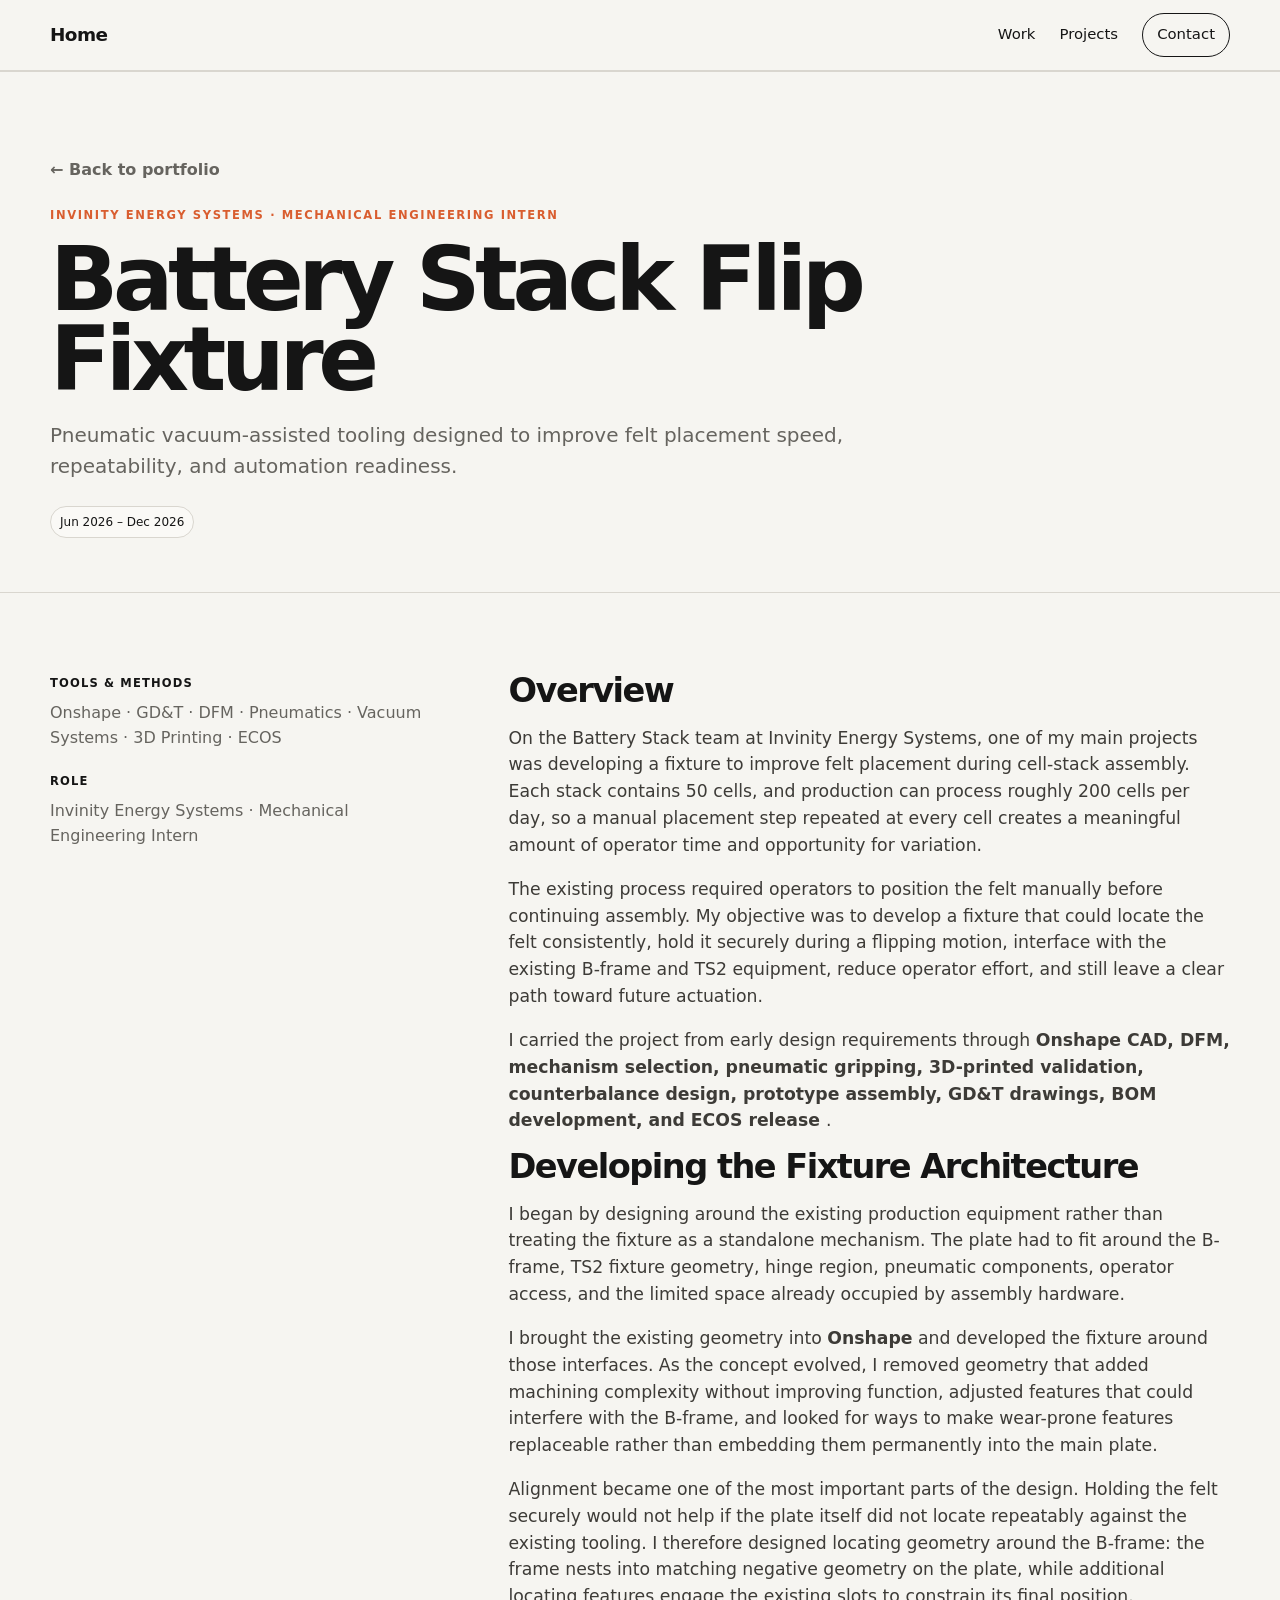
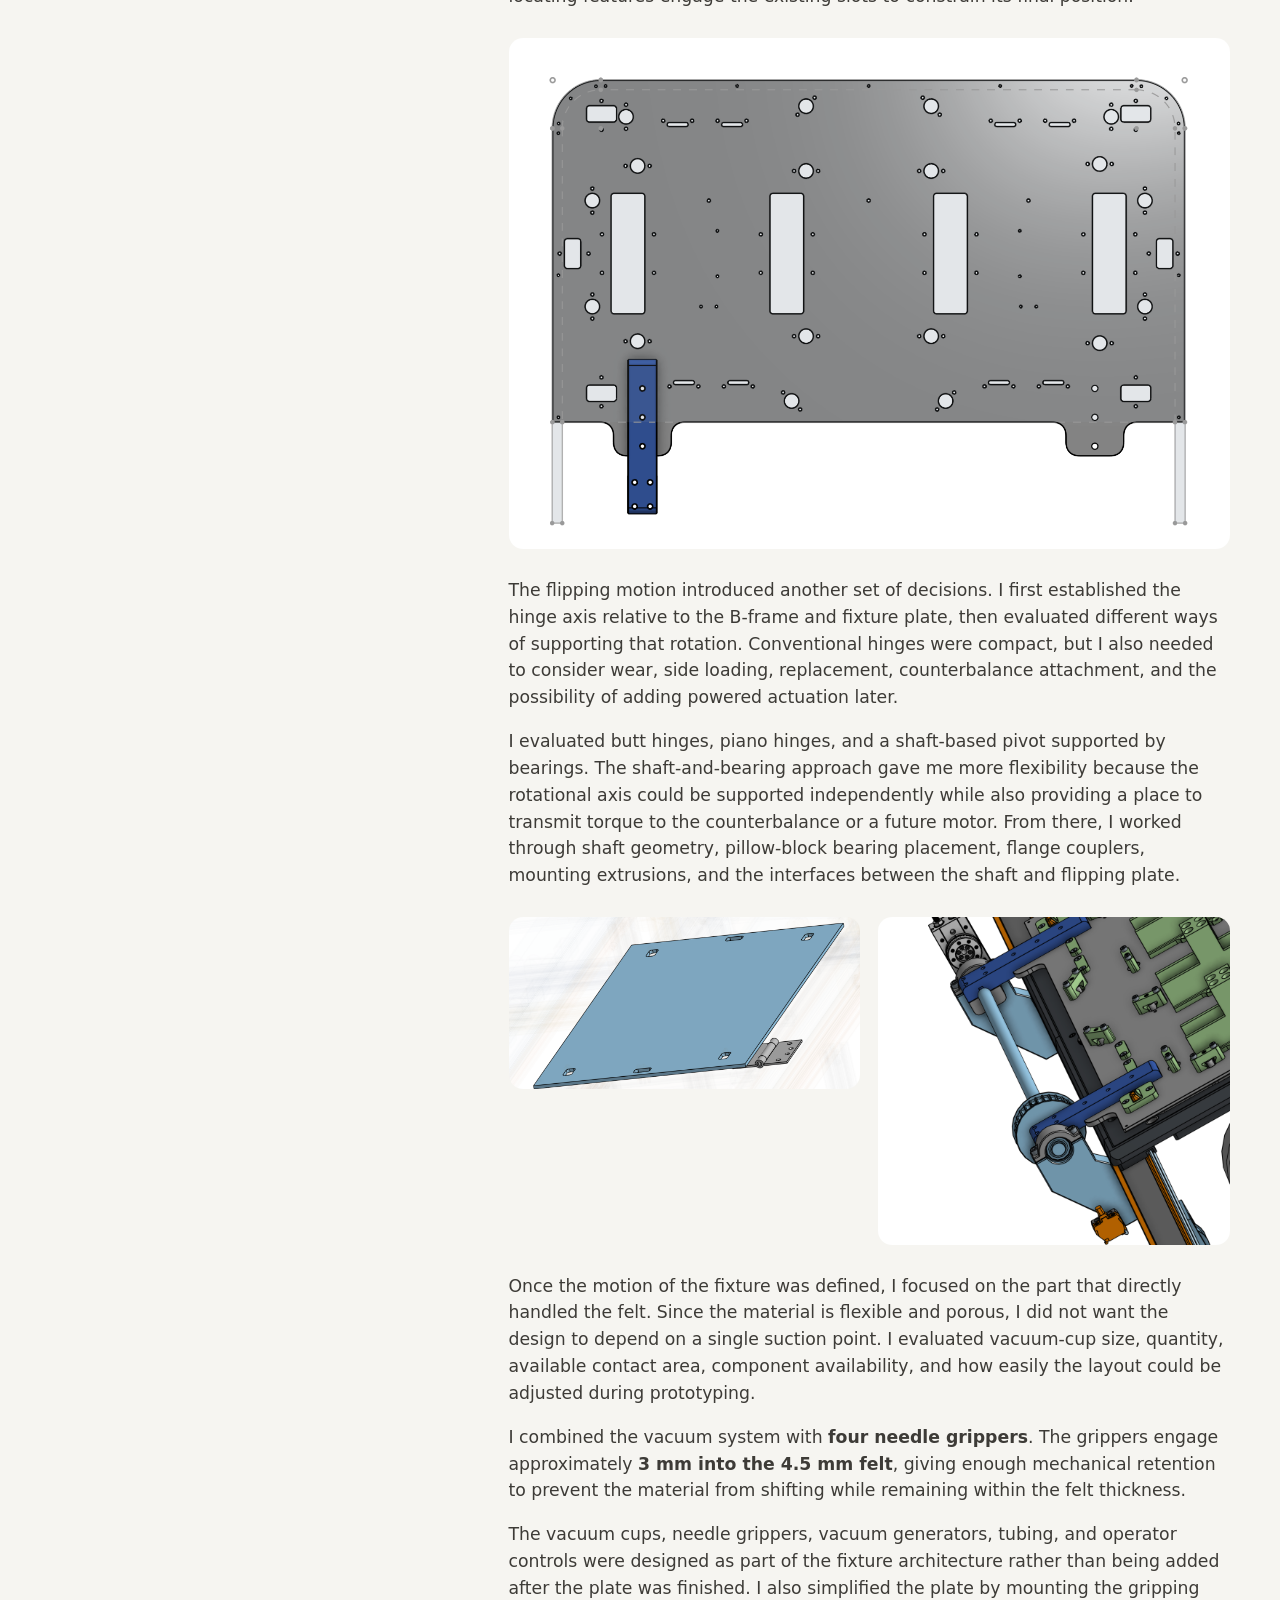
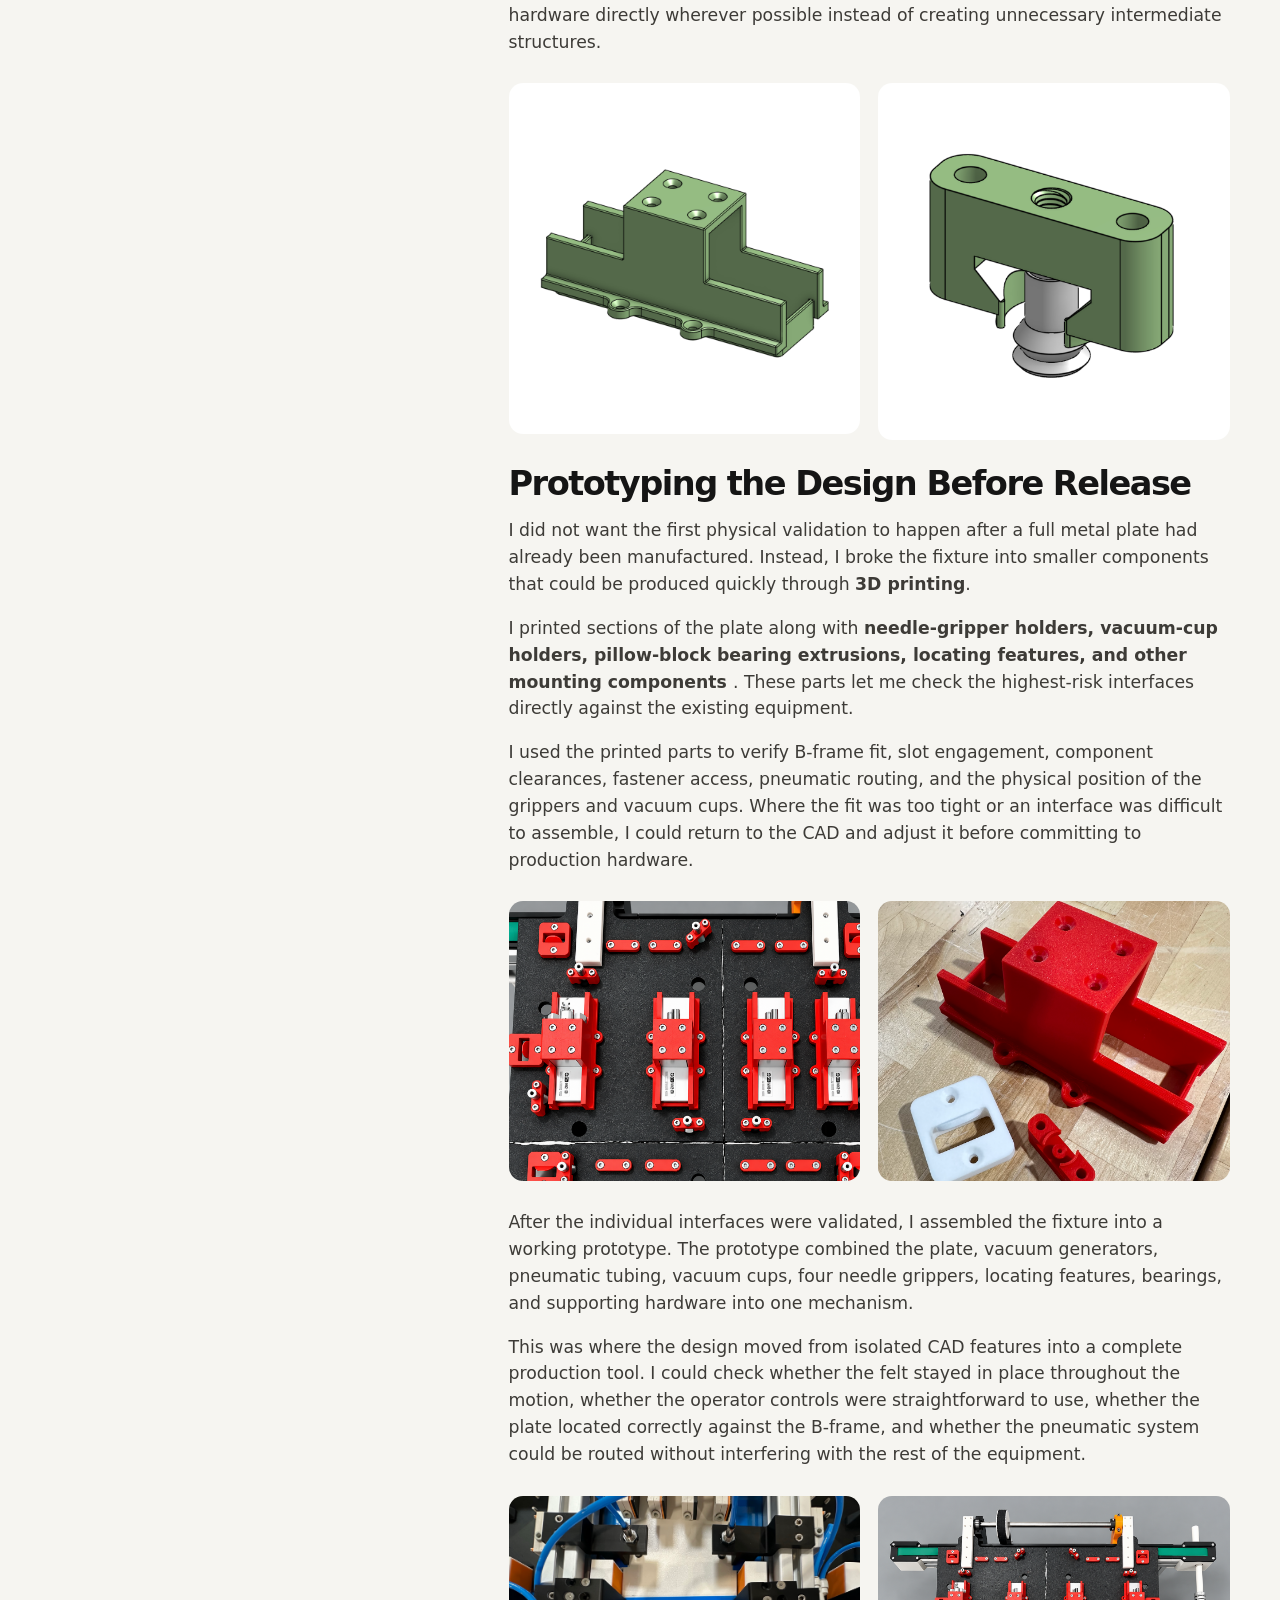
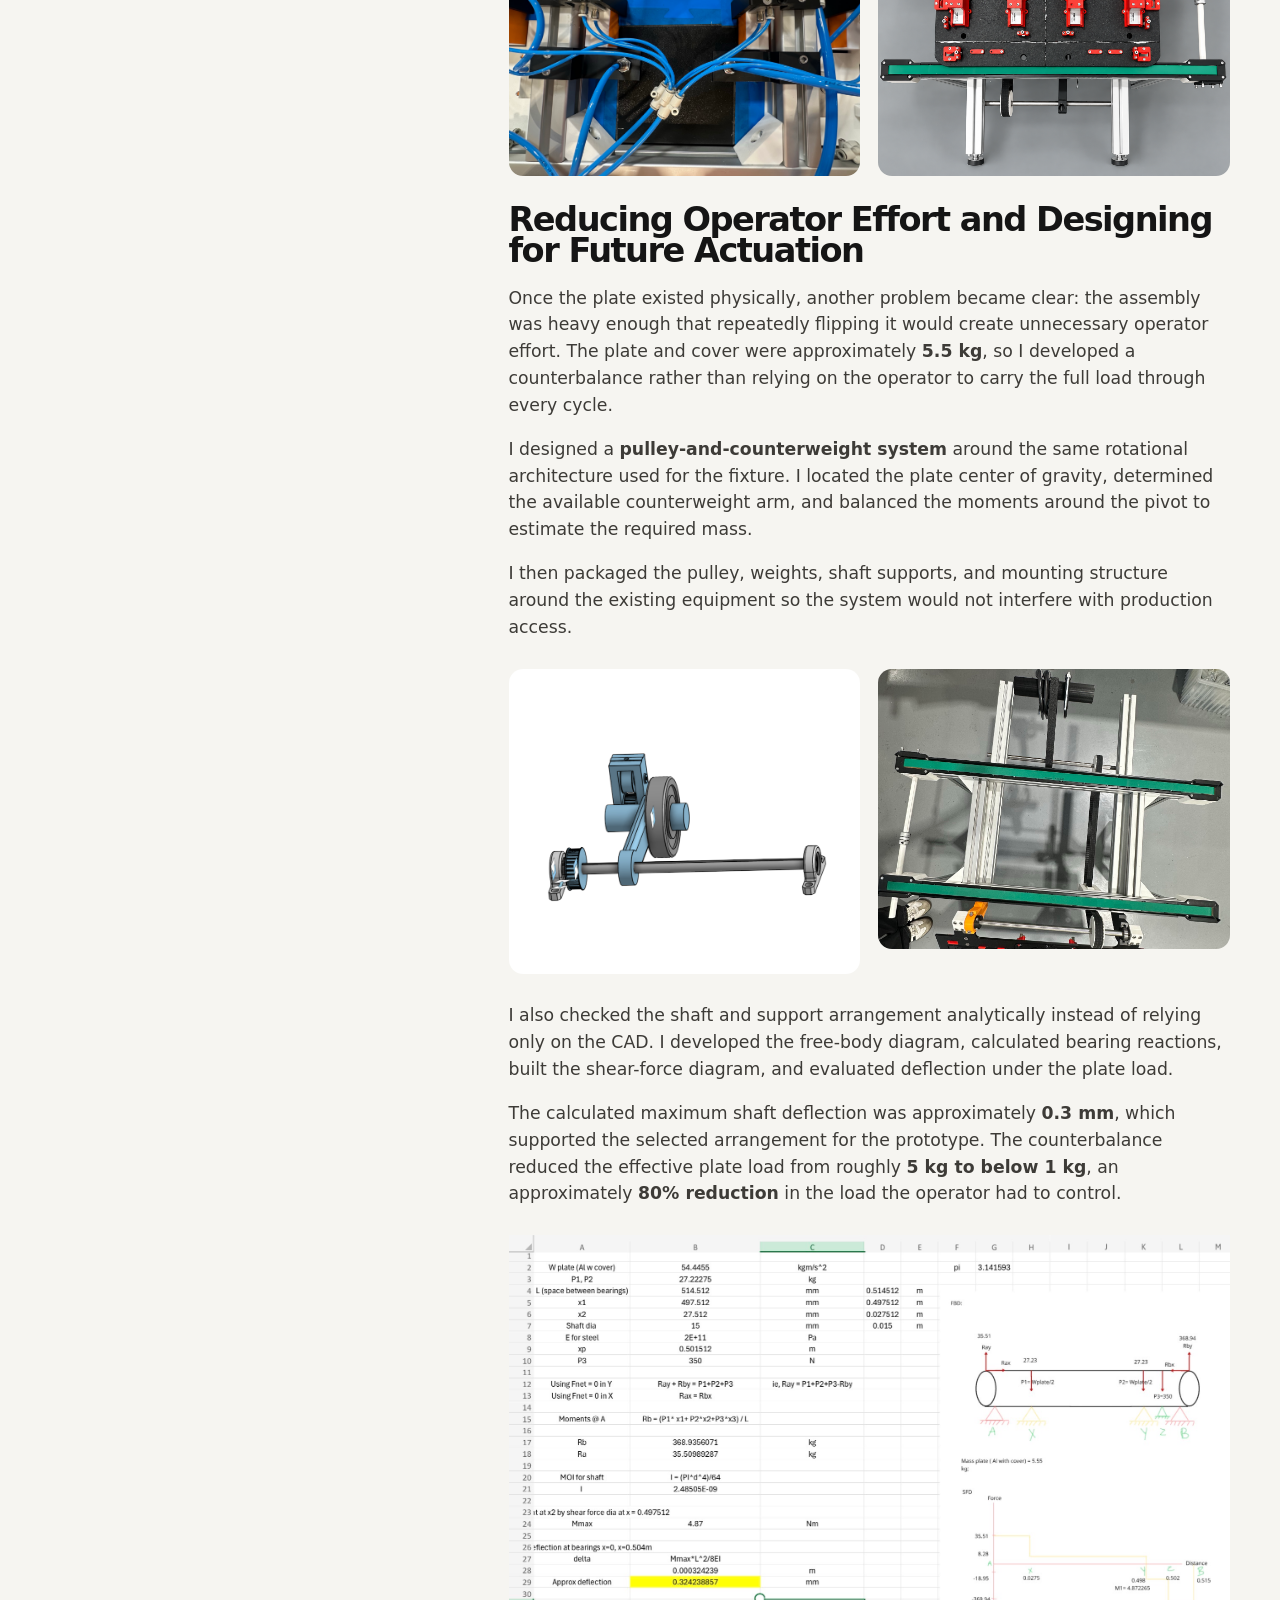
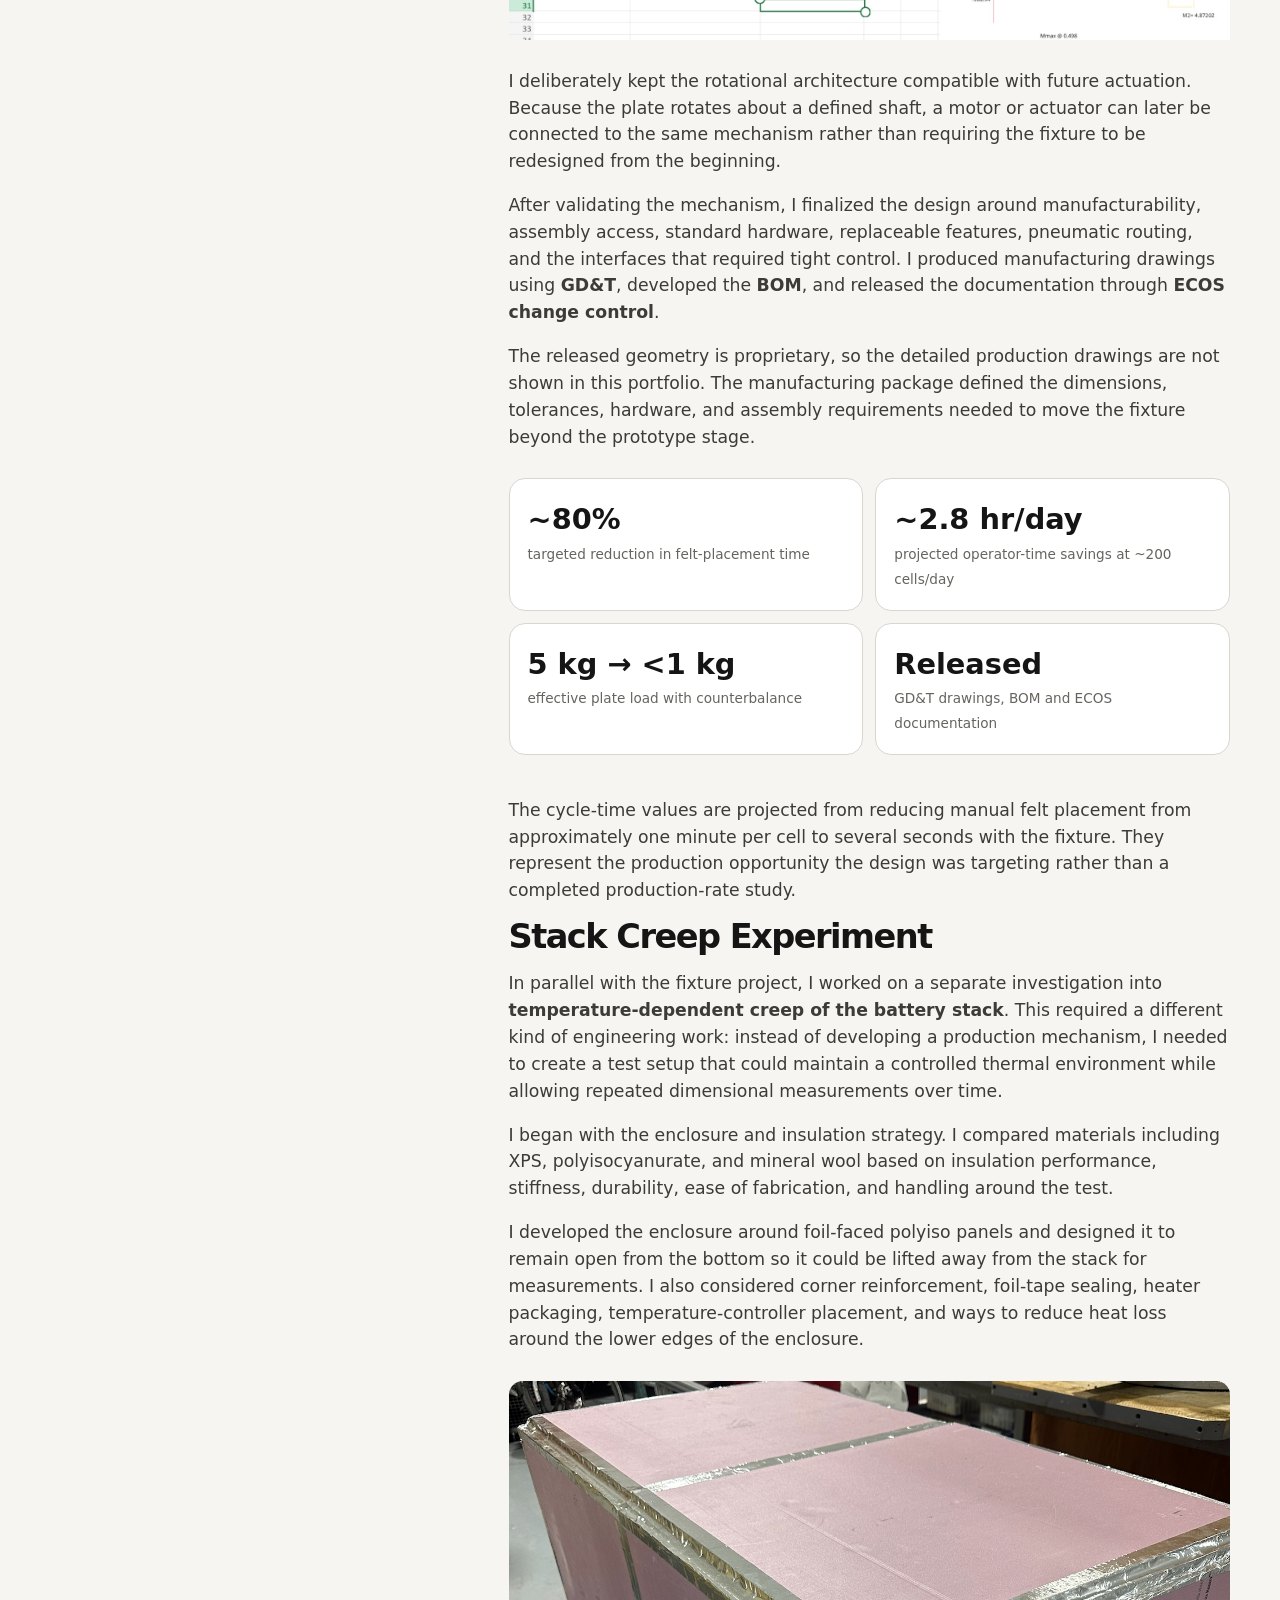
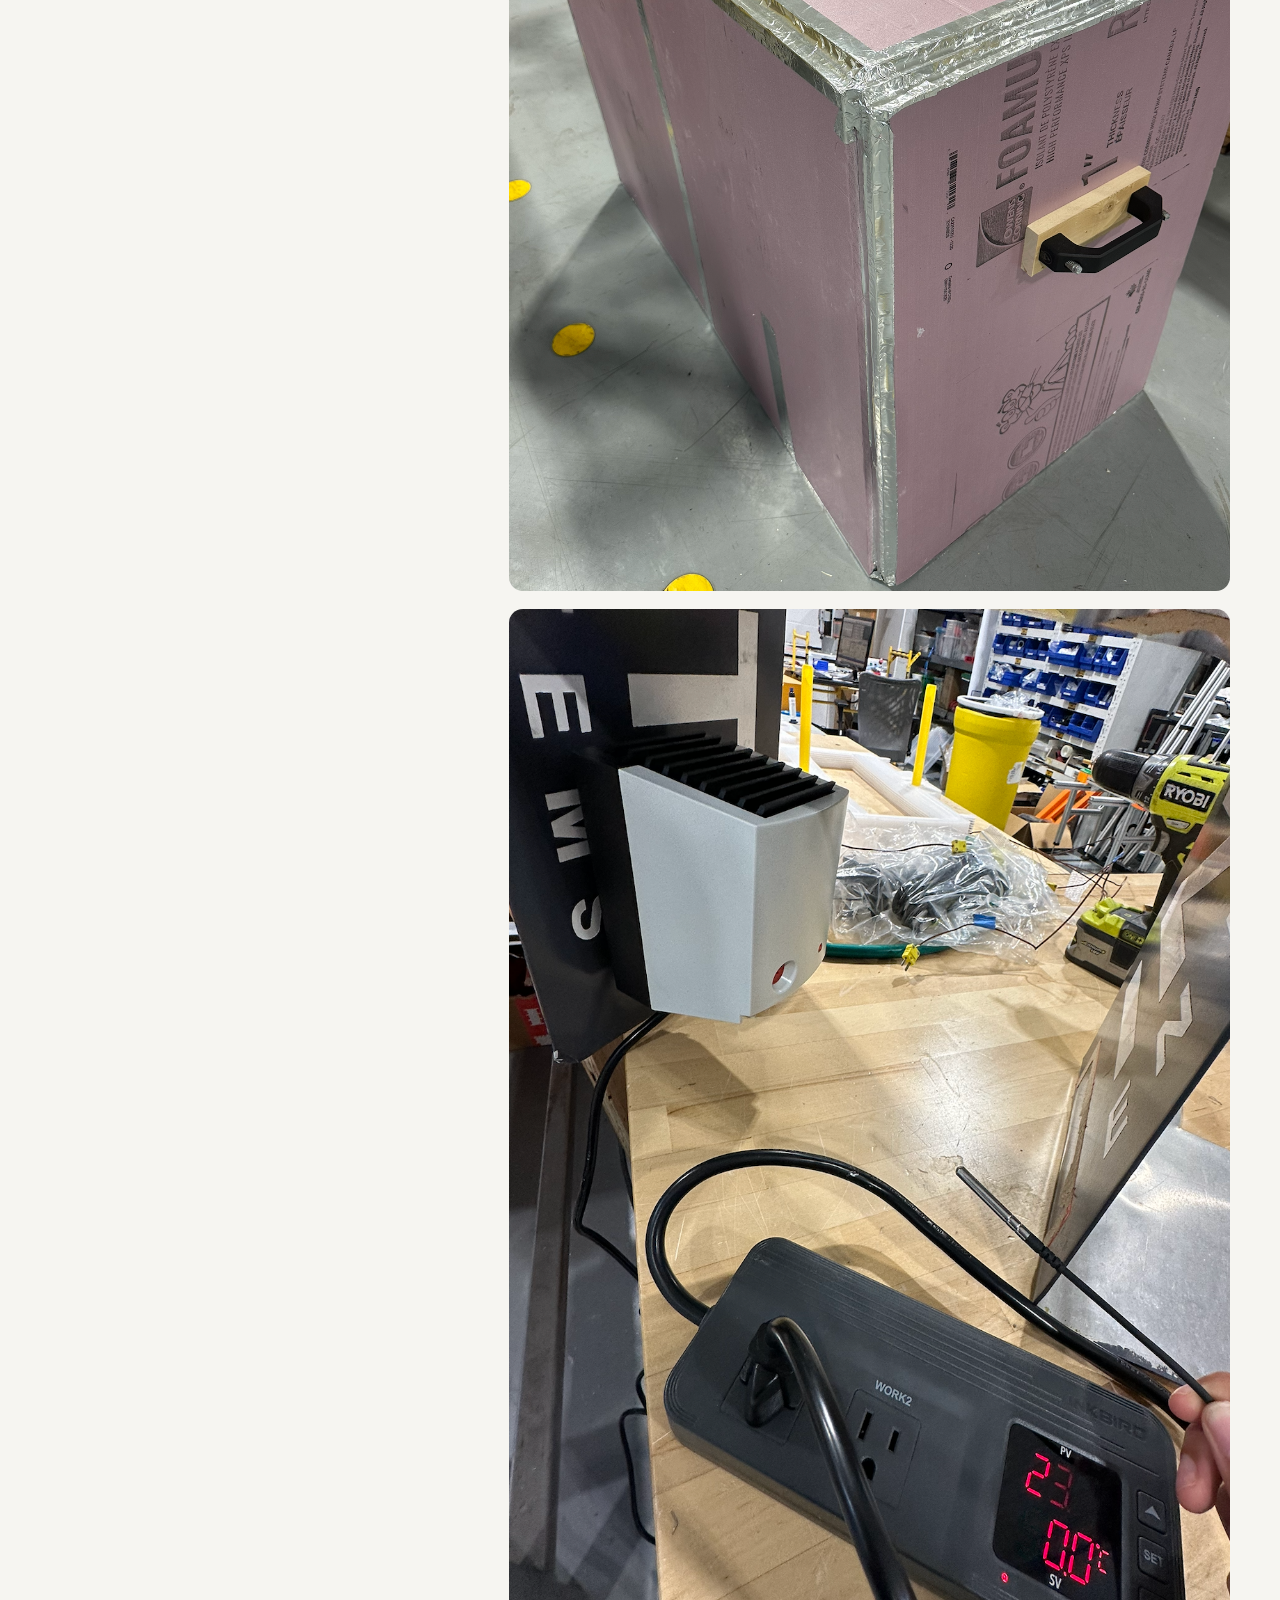
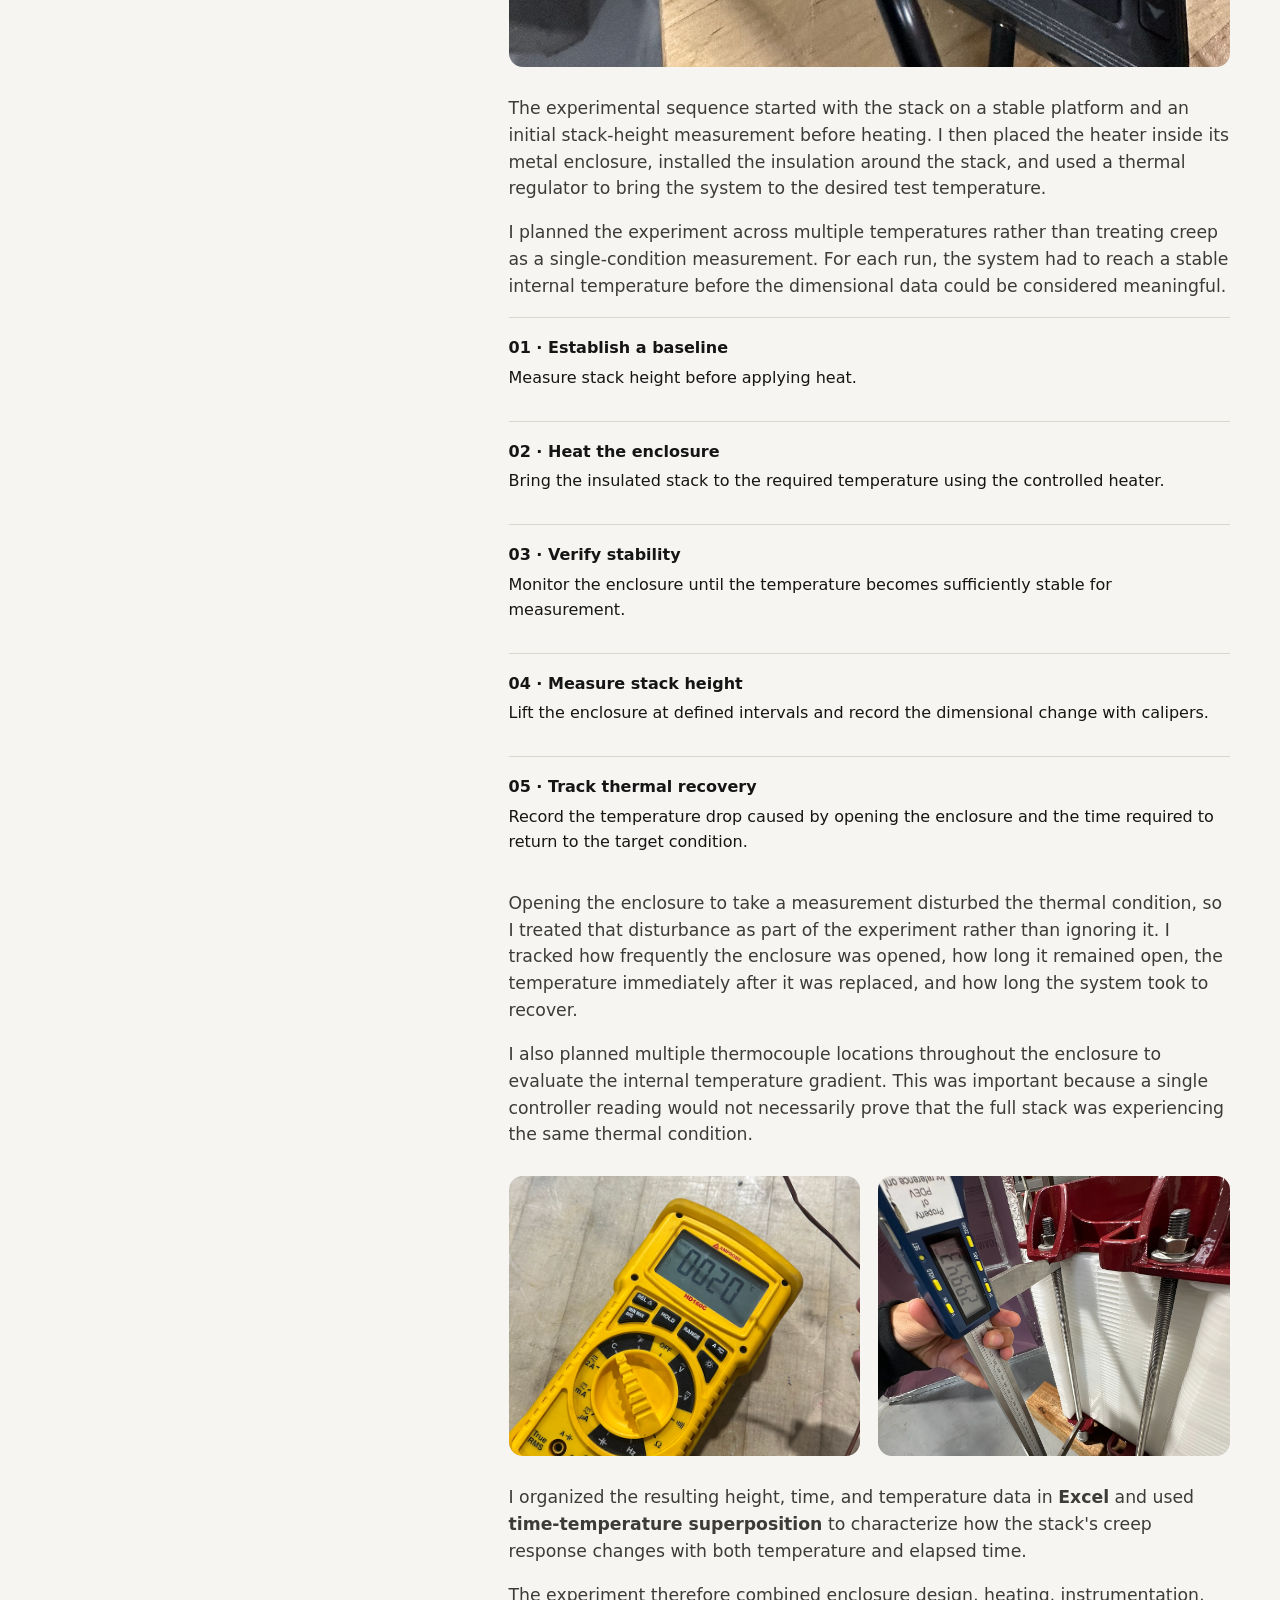
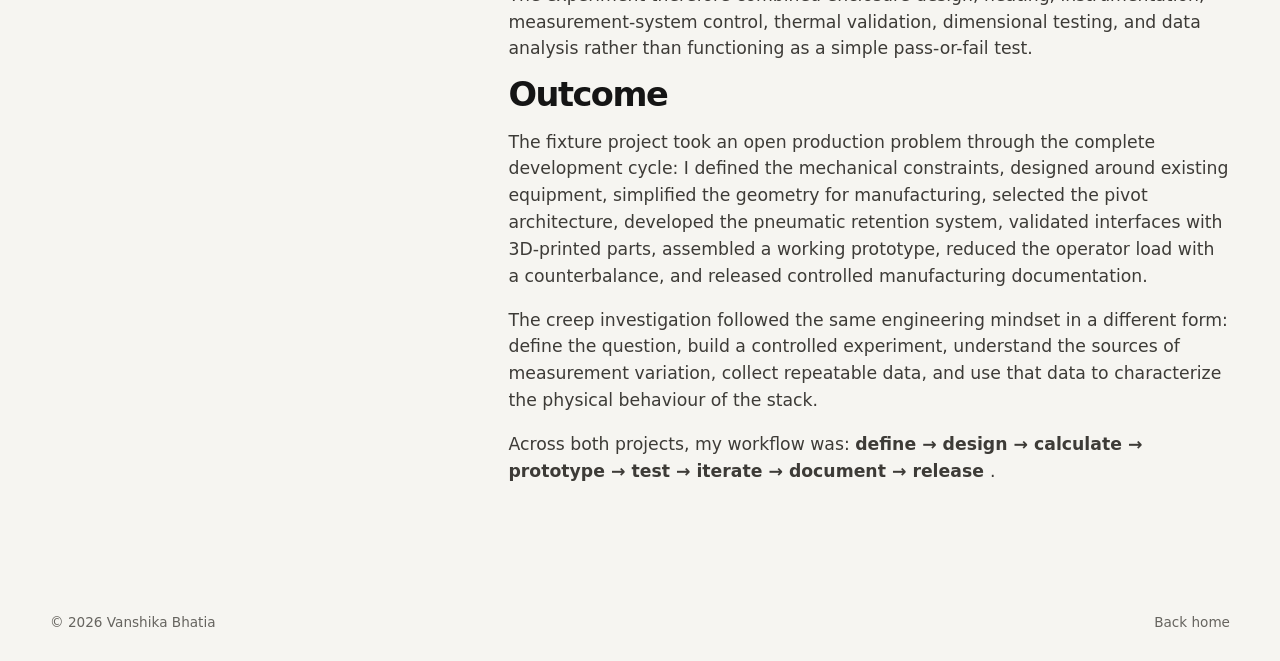
<file: projects/invinity.html>
<!doctype html><html lang="en"><head><meta charset="utf-8"><meta name="viewport" content="width=device-width,initial-scale=1"><title>Battery Stack Flip Fixture | Vanshika Bhatia</title><link rel="stylesheet" href="../styles.css"></head><body>
<header class="nav"><div class="container nav-inner"><a class="brand" href="../index.html">Home</a><nav class="nav-links"><a href="../index.html#work">Work</a><a href="../index.html#projects">Projects</a><a class="nav-cta" href="../index.html#contact">Contact</a></nav></div></header>
<main><section class="project-hero"><div class="container"><a class="back" href="../index.html">← Back to portfolio</a><div class="eyebrow">Invinity Energy Systems · Mechanical Engineering Intern</div><h1 class="project-title">Battery Stack Flip Fixture</h1><p class="project-deck">Pneumatic vacuum-assisted tooling designed to improve felt placement speed, repeatability, and automation readiness.</p><div class="project-meta"><span class="tag">Jun 2026 – Dec 2026</span></div></div></section>
<section><div class="container project-body"><aside class="project-aside"><h4>Tools & methods</h4><p>Onshape · GD&T · DFM · Pneumatics · Vacuum Systems · 3D Printing · ECOS</p><h4>Role</h4><p>Invinity Energy Systems · Mechanical Engineering Intern</p></aside>
    <div class="case">

  <h2>Overview</h2>

  <p>
    On the Battery Stack team at Invinity Energy Systems, one of my main projects was developing a
    fixture to improve felt placement during cell-stack assembly. Each stack contains 50 cells, and
    production can process roughly 200 cells per day, so a manual placement step repeated at every cell
    creates a meaningful amount of operator time and opportunity for variation.
  </p>

  <p>
    The existing process required operators to position the felt manually before continuing assembly.
    My objective was to develop a fixture that could locate the felt consistently, hold it securely
    during a flipping motion, interface with the existing B-frame and TS2 equipment, reduce operator
    effort, and still leave a clear path toward future actuation.
  </p>

  <p>
    I carried the project from early design requirements through
    <strong>
      Onshape CAD, DFM, mechanism selection, pneumatic gripping, 3D-printed validation,
      counterbalance design, prototype assembly, GD&amp;T drawings, BOM development, and ECOS release
    </strong>.
  </p>


  <h2>Developing the Fixture Architecture</h2>

  <p>
    I began by designing around the existing production equipment rather than treating the fixture as
    a standalone mechanism. The plate had to fit around the B-frame, TS2 fixture geometry, hinge region,
    pneumatic components, operator access, and the limited space already occupied by assembly hardware.
  </p>

  <p>
    I brought the existing geometry into <strong>Onshape</strong> and developed the fixture around those
    interfaces. As the concept evolved, I removed geometry that added machining complexity without
    improving function, adjusted features that could interfere with the B-frame, and looked for ways to
    make wear-prone features replaceable rather than embedding them permanently into the main plate.
  </p>

  <p>
    Alignment became one of the most important parts of the design. Holding the felt securely would not
    help if the plate itself did not locate repeatably against the existing tooling. I therefore designed
    locating geometry around the B-frame: the frame nests into matching negative geometry on the plate,
    while additional locating features engage the existing slots to constrain its final position.
  </p>

  <div class="project-gallery stack">
    <img class="no-crop"
         src="../assets/images/fixtureplate.jpg"
         alt="Onshape CAD of the felt placement fixture">
  </div>

  <p>
    The flipping motion introduced another set of decisions. I first established the hinge axis relative
    to the B-frame and fixture plate, then evaluated different ways of supporting that rotation.
    Conventional hinges were compact, but I also needed to consider wear, side loading, replacement,
    counterbalance attachment, and the possibility of adding powered actuation later.
  </p>

  <p>
    I evaluated butt hinges, piano hinges, and a shaft-based pivot supported by bearings. The
    shaft-and-bearing approach gave me more flexibility because the rotational axis could be supported
    independently while also providing a place to transmit torque to the counterbalance or a future motor.
    From there, I worked through shaft geometry, pillow-block bearing placement, flange couplers,
    mounting extrusions, and the interfaces between the shaft and flipping plate.
  </p>

  <div class="project-gallery two equal-photos">
    <img class="no-crop"
         src="../assets/images/hingeoption.jpg"
         alt="Hinge and rotational-axis development for the fixture">

    <img class="no-crop"
         src="../assets/images/shaftbearingoption.jpg"
         alt="Pillow-block bearing and shaft mounting concept">
  </div>

  <p>
    Once the motion of the fixture was defined, I focused on the part that directly handled the felt.
    Since the material is flexible and porous, I did not want the design to depend on a single suction
    point. I evaluated vacuum-cup size, quantity, available contact area, component availability, and
    how easily the layout could be adjusted during prototyping.
  </p>

  <p>
    I combined the vacuum system with <strong>four needle grippers</strong>. The grippers engage
    approximately <strong>3 mm into the 4.5 mm felt</strong>, giving enough mechanical retention to
    prevent the material from shifting while remaining within the felt thickness.
  </p>

  <p>
    The vacuum cups, needle grippers, vacuum generators, tubing, and operator controls were designed as
    part of the fixture architecture rather than being added after the plate was finished. I also
    simplified the plate by mounting the gripping hardware directly wherever possible instead of
    creating unnecessary intermediate structures.
  </p>

  <div class="project-gallery two">
    <img class="no-crop"
         src="../assets/images/needlegripperholderCAD.jpg"
         alt="Needle gripper mounting design">

    <img class="no-crop"
         src="../assets/images/vacuumcupCAD.jpg"
         alt="Vacuum cup mounting design">
  </div>


  <h2>Prototyping the Design Before Release</h2>

  <p>
    I did not want the first physical validation to happen after a full metal plate had already been
    manufactured. Instead, I broke the fixture into smaller components that could be produced quickly
    through <strong>3D printing</strong>.
  </p>

  <p>
    I printed sections of the plate along with
    <strong>
      needle-gripper holders, vacuum-cup holders, pillow-block bearing extrusions,
      locating features, and other mounting components
    </strong>.
    These parts let me check the highest-risk interfaces directly against the existing equipment.
  </p>

  <p>
    I used the printed parts to verify B-frame fit, slot engagement, component clearances, fastener access,
    pneumatic routing, and the physical position of the grippers and vacuum cups. Where the fit was too
    tight or an interface was difficult to assemble, I could return to the CAD and adjust it before
    committing to production hardware.
  </p>

  <div class="project-gallery two equal-photos">
    <img src="../assets/images/3dprintedplateparts.png"
         alt="3D printed fixture plate section used for validation">

    <img src="../assets/images/needlecup3DPRINT.jpg"
         alt="3D printed vacuum cup and needle gripper holders">
  </div>

  <p>
    After the individual interfaces were validated, I assembled the fixture into a working prototype.
    The prototype combined the plate, vacuum generators, pneumatic tubing, vacuum cups, four needle
    grippers, locating features, bearings, and supporting hardware into one mechanism.
  </p>

  <p>
    This was where the design moved from isolated CAD features into a complete production tool. I could
    check whether the felt stayed in place throughout the motion, whether the operator controls were
    straightforward to use, whether the plate located correctly against the B-frame, and whether the
    pneumatic system could be routed without interfering with the rest of the equipment.
  </p>

  <div class="project-gallery two equal-photos">
    <img src="../assets/images/plumbing.jpg"
         alt="Vacuum generators and pneumatic plumbing on the prototype">
    <img src="../assets/images/flipfix_cover.png"
         alt="Completed working prototype of the felt placement fixture">
    
  </div>

  <h2>Reducing Operator Effort and Designing for Future Actuation</h2>

  <p>
    Once the plate existed physically, another problem became clear: the assembly was heavy enough that
    repeatedly flipping it would create unnecessary operator effort. The plate and cover were approximately
    <strong>5.5 kg</strong>, so I developed a counterbalance rather than relying on the operator to carry
    the full load through every cycle.
  </p>

  <p>
    I designed a <strong>pulley-and-counterweight system</strong> around the same rotational architecture
    used for the fixture. I located the plate center of gravity, determined the available counterweight
    arm, and balanced the moments around the pivot to estimate the required mass.
  </p>

  <p>
    I then packaged the pulley, weights, shaft supports, and mounting structure around the existing
    equipment so the system would not interfere with production access.
  </p>

  <div class="project-gallery two">
    <img class="no-crop"
         src="../assets/images/counterbalanceCAD.jpg"
         alt="CAD development of the pulley and counterweight system">

    <img src="../assets/images/cbphysical.jpg"
         alt="Physical pulley and counterweight system">
  </div>

  <p>
    I also checked the shaft and support arrangement analytically instead of relying only on the CAD.
    I developed the free-body diagram, calculated bearing reactions, built the shear-force diagram,
    and evaluated deflection under the plate load.
  </p>

  <p>
    The calculated maximum shaft deflection was approximately <strong>0.3 mm</strong>, which supported
    the selected arrangement for the prototype. The counterbalance reduced the effective plate load from
    roughly <strong>5 kg to below 1 kg</strong>, an approximately <strong>80% reduction</strong> in the
    load the operator had to control.
  </p>

  <div class="project-gallery single-center">
    <img class="no-crop"
         src="../assets/images/deflectioncalc.jpg"
         alt="Shaft loading and deflection calculation">
  </div>

  <p>
    I deliberately kept the rotational architecture compatible with future actuation. Because the plate
    rotates about a defined shaft, a motor or actuator can later be connected to the same mechanism rather
    than requiring the fixture to be redesigned from the beginning.
  </p>

  <p>
    After validating the mechanism, I finalized the design around manufacturability, assembly access,
    standard hardware, replaceable features, pneumatic routing, and the interfaces that required tight
    control. I produced manufacturing drawings using <strong>GD&amp;T</strong>, developed the
    <strong>BOM</strong>, and released the documentation through <strong>ECOS change control</strong>.
  </p>

  <p>
    The released geometry is proprietary, so the detailed production drawings are not shown in this
    portfolio. The manufacturing package defined the dimensions, tolerances, hardware, and assembly
    requirements needed to move the fixture beyond the prototype stage.
  </p>

  <div class="impact-grid">

    <div class="impact">
      <b>~80%</b>
      <span>targeted reduction in felt-placement time</span>
    </div>

    <div class="impact">
      <b>~2.8 hr/day</b>
      <span>projected operator-time savings at ~200 cells/day</span>
    </div>

    <div class="impact">
      <b>5 kg → &lt;1 kg</b>
      <span>effective plate load with counterbalance</span>
    </div>

    <div class="impact">
      <b>Released</b>
      <span>GD&amp;T drawings, BOM and ECOS documentation</span>
    </div>

  </div>

  <p>
    The cycle-time values are projected from reducing manual felt placement from approximately one minute
    per cell to several seconds with the fixture. They represent the production opportunity the design
    was targeting rather than a completed production-rate study.
  </p>


  <h2>Stack Creep Experiment</h2>

  <p>
    In parallel with the fixture project, I worked on a separate investigation into
    <strong>temperature-dependent creep of the battery stack</strong>. This required a different kind
    of engineering work: instead of developing a production mechanism, I needed to create a test setup
    that could maintain a controlled thermal environment while allowing repeated dimensional measurements
    over time.
  </p>

  <p>
    I began with the enclosure and insulation strategy. I compared materials including XPS,
    polyisocyanurate, and mineral wool based on insulation performance, stiffness, durability,
    ease of fabrication, and handling around the test.
  </p>

  <p>
    I developed the enclosure around foil-faced polyiso panels and designed it to remain open from the
    bottom so it could be lifted away from the stack for measurements. I also considered corner
    reinforcement, foil-tape sealing, heater packaging, temperature-controller placement, and ways to
    reduce heat loss around the lower edges of the enclosure.
  </p>

  <div class="project-gallery stack">
    <img src="../assets/images/foam.png"
         alt="Insulated enclosure built for battery stack creep testing">

    <img src="../assets/images/heatsetup.png"
         alt="Heater and temperature-control hardware used in the creep experiment">
  </div>

  <p>
    The experimental sequence started with the stack on a stable platform and an initial stack-height
    measurement before heating. I then placed the heater inside its metal enclosure, installed the
    insulation around the stack, and used a thermal regulator to bring the system to the desired
    test temperature.
  </p>

  <p>
    I planned the experiment across multiple temperatures rather than treating creep as a single-condition
    measurement. For each run, the system had to reach a stable internal temperature before the
    dimensional data could be considered meaningful.
  </p>

  <div class="steps">

    <div class="step">
      <b>01 · Establish a baseline</b>
      Measure stack height before applying heat.
    </div>

    <div class="step">
      <b>02 · Heat the enclosure</b>
      Bring the insulated stack to the required temperature using the controlled heater.
    </div>

    <div class="step">
      <b>03 · Verify stability</b>
      Monitor the enclosure until the temperature becomes sufficiently stable for measurement.
    </div>

    <div class="step">
      <b>04 · Measure stack height</b>
      Lift the enclosure at defined intervals and record the dimensional change with calipers.
    </div>

    <div class="step">
      <b>05 · Track thermal recovery</b>
      Record the temperature drop caused by opening the enclosure and the time required to return to
      the target condition.
    </div>

  </div>

  <p>
    Opening the enclosure to take a measurement disturbed the thermal condition, so I treated that
    disturbance as part of the experiment rather than ignoring it. I tracked how frequently the enclosure
    was opened, how long it remained open, the temperature immediately after it was replaced, and how long
    the system took to recover.
  </p>

  <p>
    I also planned multiple thermocouple locations throughout the enclosure to evaluate the internal
    temperature gradient. This was important because a single controller reading would not necessarily
    prove that the full stack was experiencing the same thermal condition.
  </p>

  <div class="project-gallery two equal-photos">
    <img src="../assets/images/thermocouple.png"
         alt="Thermocouple placement used to evaluate the thermal gradient">

    <img src="../assets/images/stackheight.png"
         alt="Stack height measurement during the creep experiment">
  </div>

  <p>
    I organized the resulting height, time, and temperature data in <strong>Excel</strong> and used
    <strong>time-temperature superposition</strong> to characterize how the stack's creep response
    changes with both temperature and elapsed time.
  </p>

  <p>
    The experiment therefore combined enclosure design, heating, instrumentation, measurement-system
    control, thermal validation, dimensional testing, and data analysis rather than functioning as a
    simple pass-or-fail test.
  </p>


  <h2>Outcome</h2>

  <p>
    The fixture project took an open production problem through the complete development cycle:
    I defined the mechanical constraints, designed around existing equipment, simplified the geometry
    for manufacturing, selected the pivot architecture, developed the pneumatic retention system,
    validated interfaces with 3D-printed parts, assembled a working prototype, reduced the operator load
    with a counterbalance, and released controlled manufacturing documentation.
  </p>

  <p>
    The creep investigation followed the same engineering mindset in a different form: define the
    question, build a controlled experiment, understand the sources of measurement variation, collect
    repeatable data, and use that data to characterize the physical behaviour of the stack.
  </p>

  <p>
    Across both projects, my workflow was:
    <strong>
      define → design → calculate → prototype → test → iterate → document → release
    </strong>.
  </p>

</div></div></section></main>
<footer><div class="container footer-row"><span>© <span data-year></span> Vanshika Bhatia</span><a href="../index.html">Back home</a></div></footer><script src="../script.js"></script></body></html>
</file>
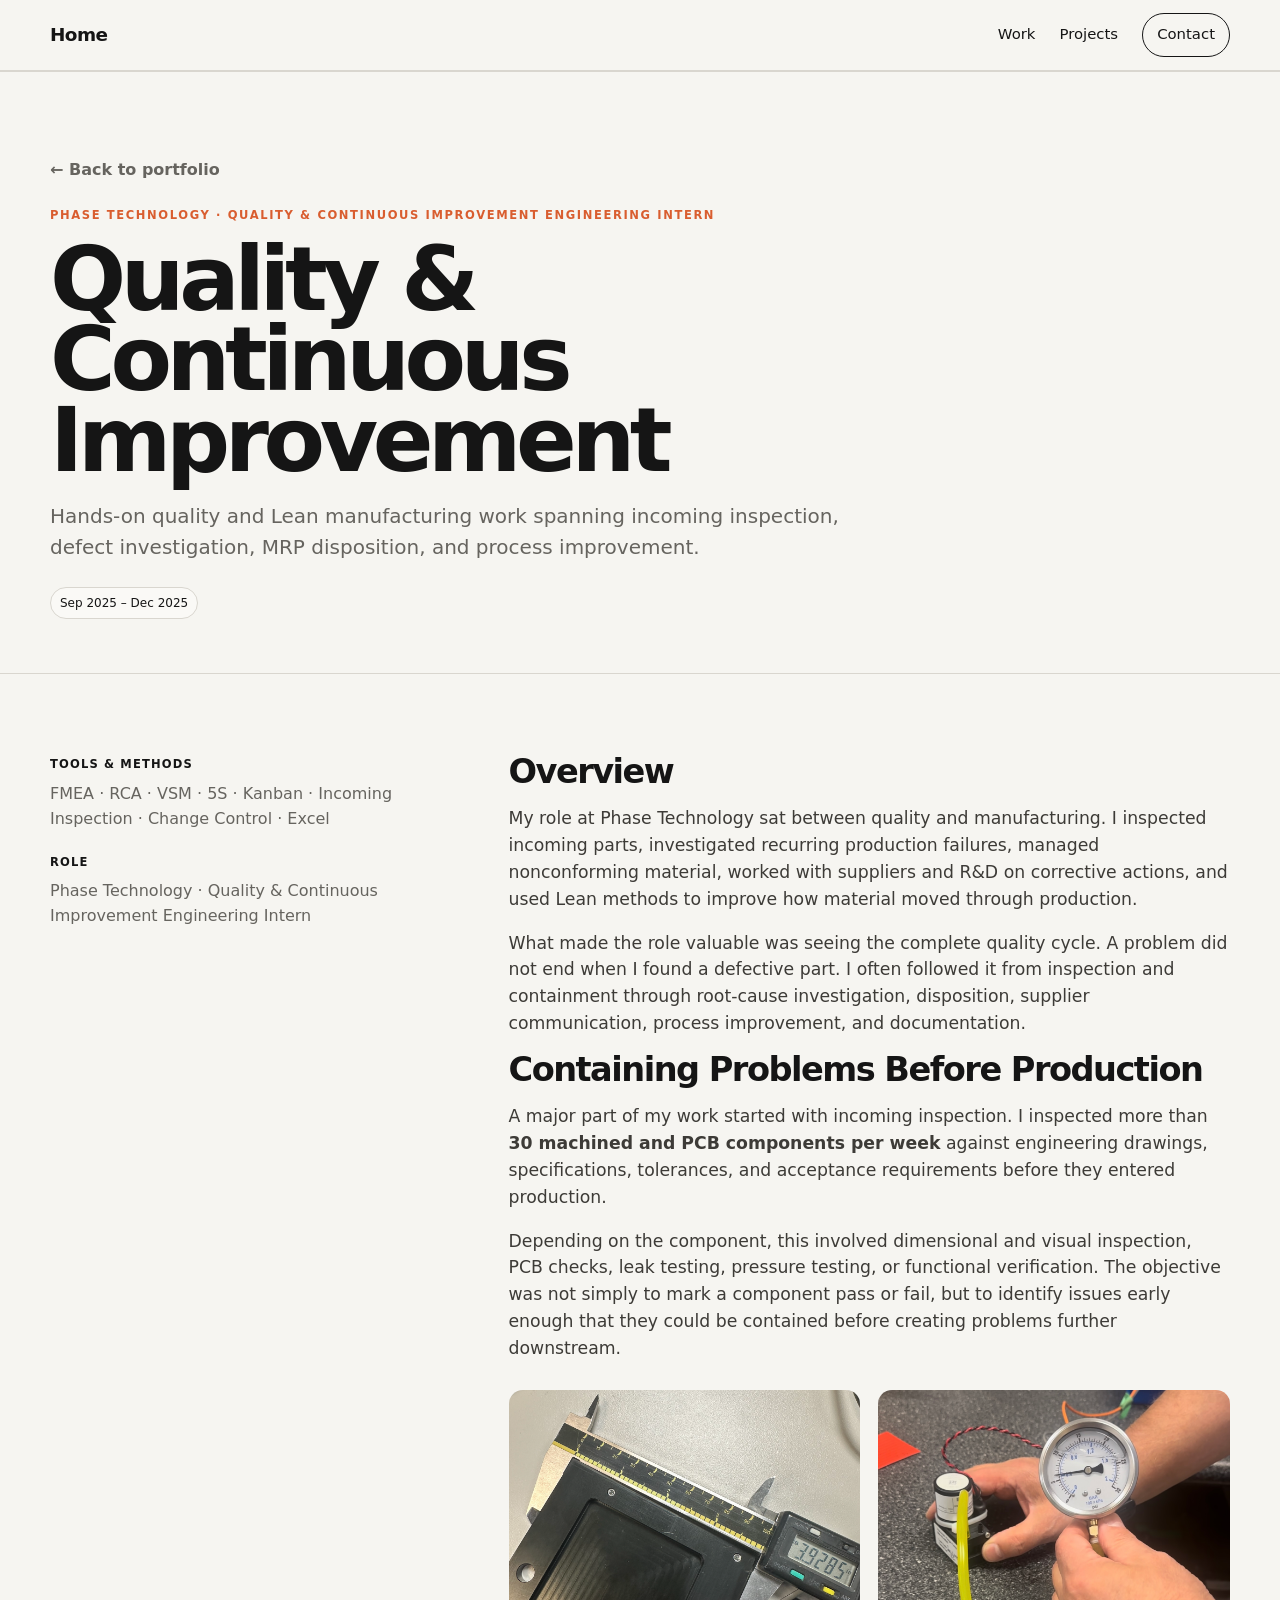
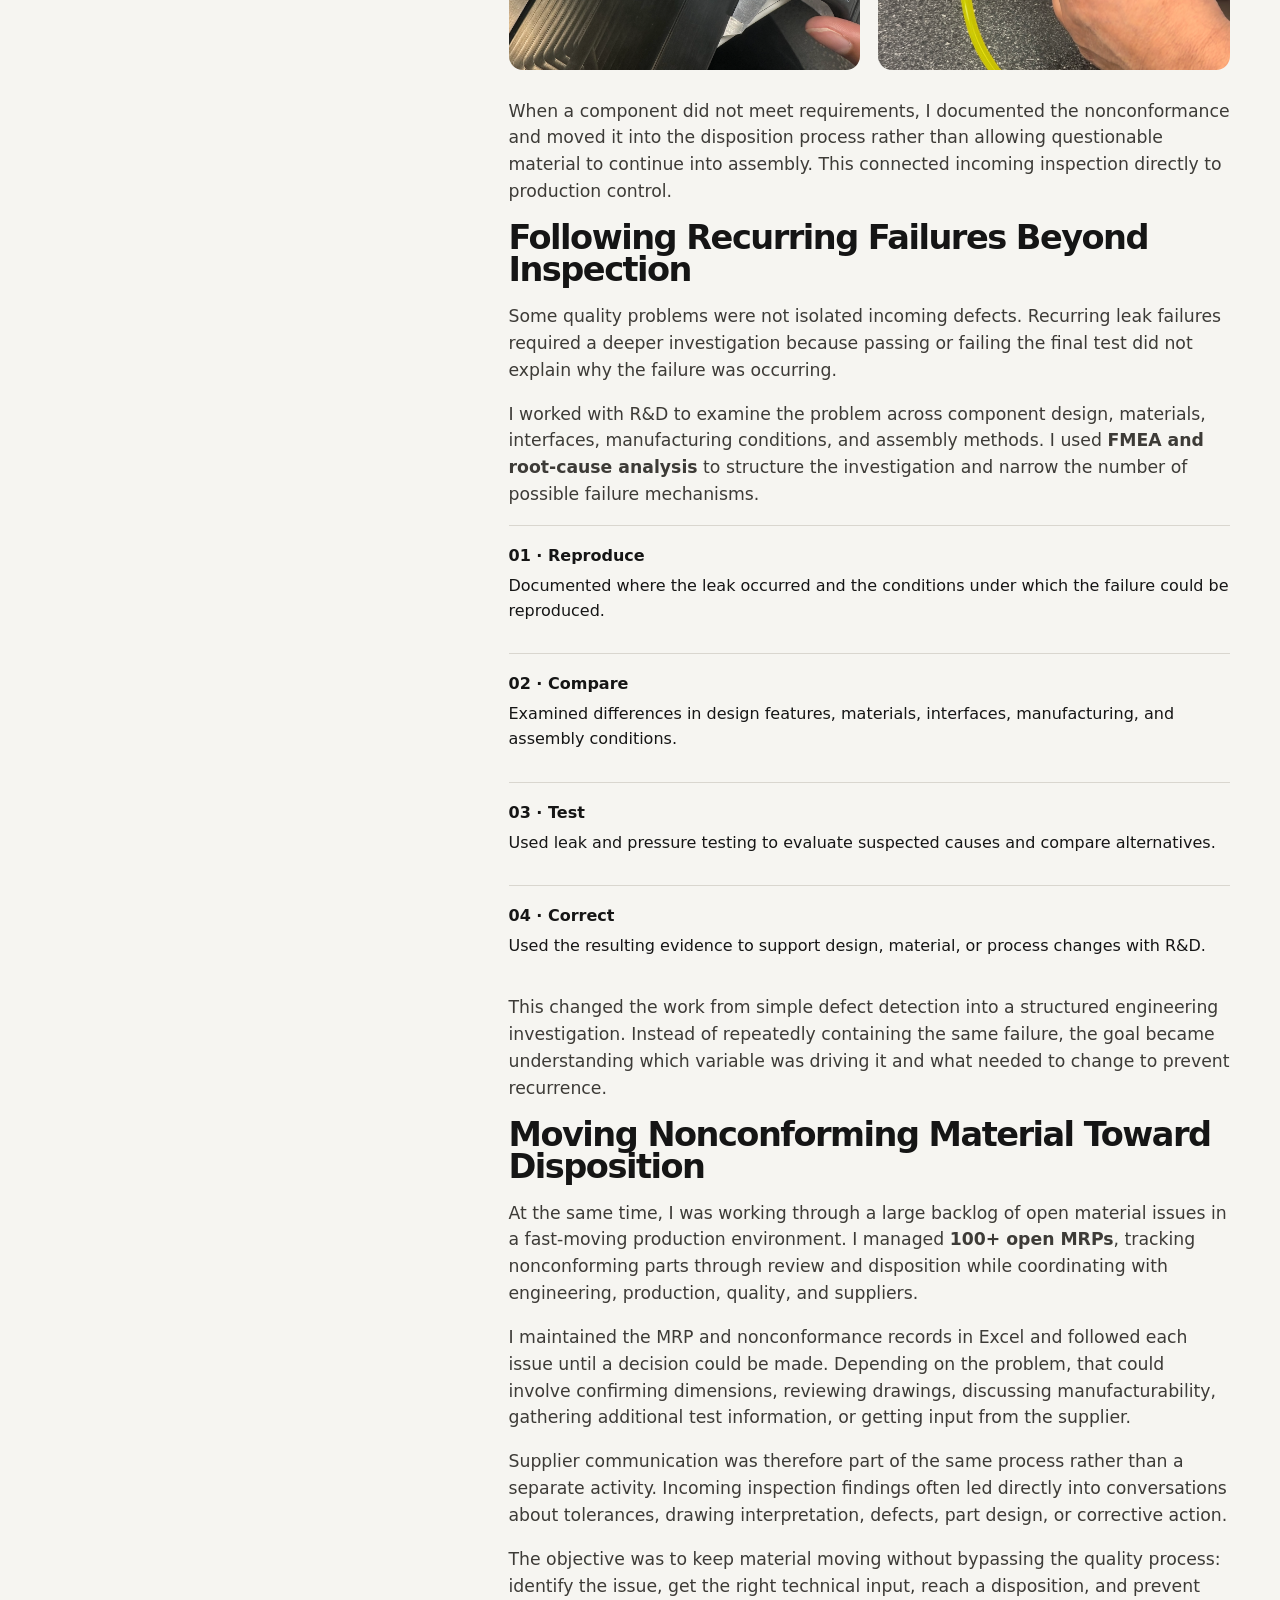
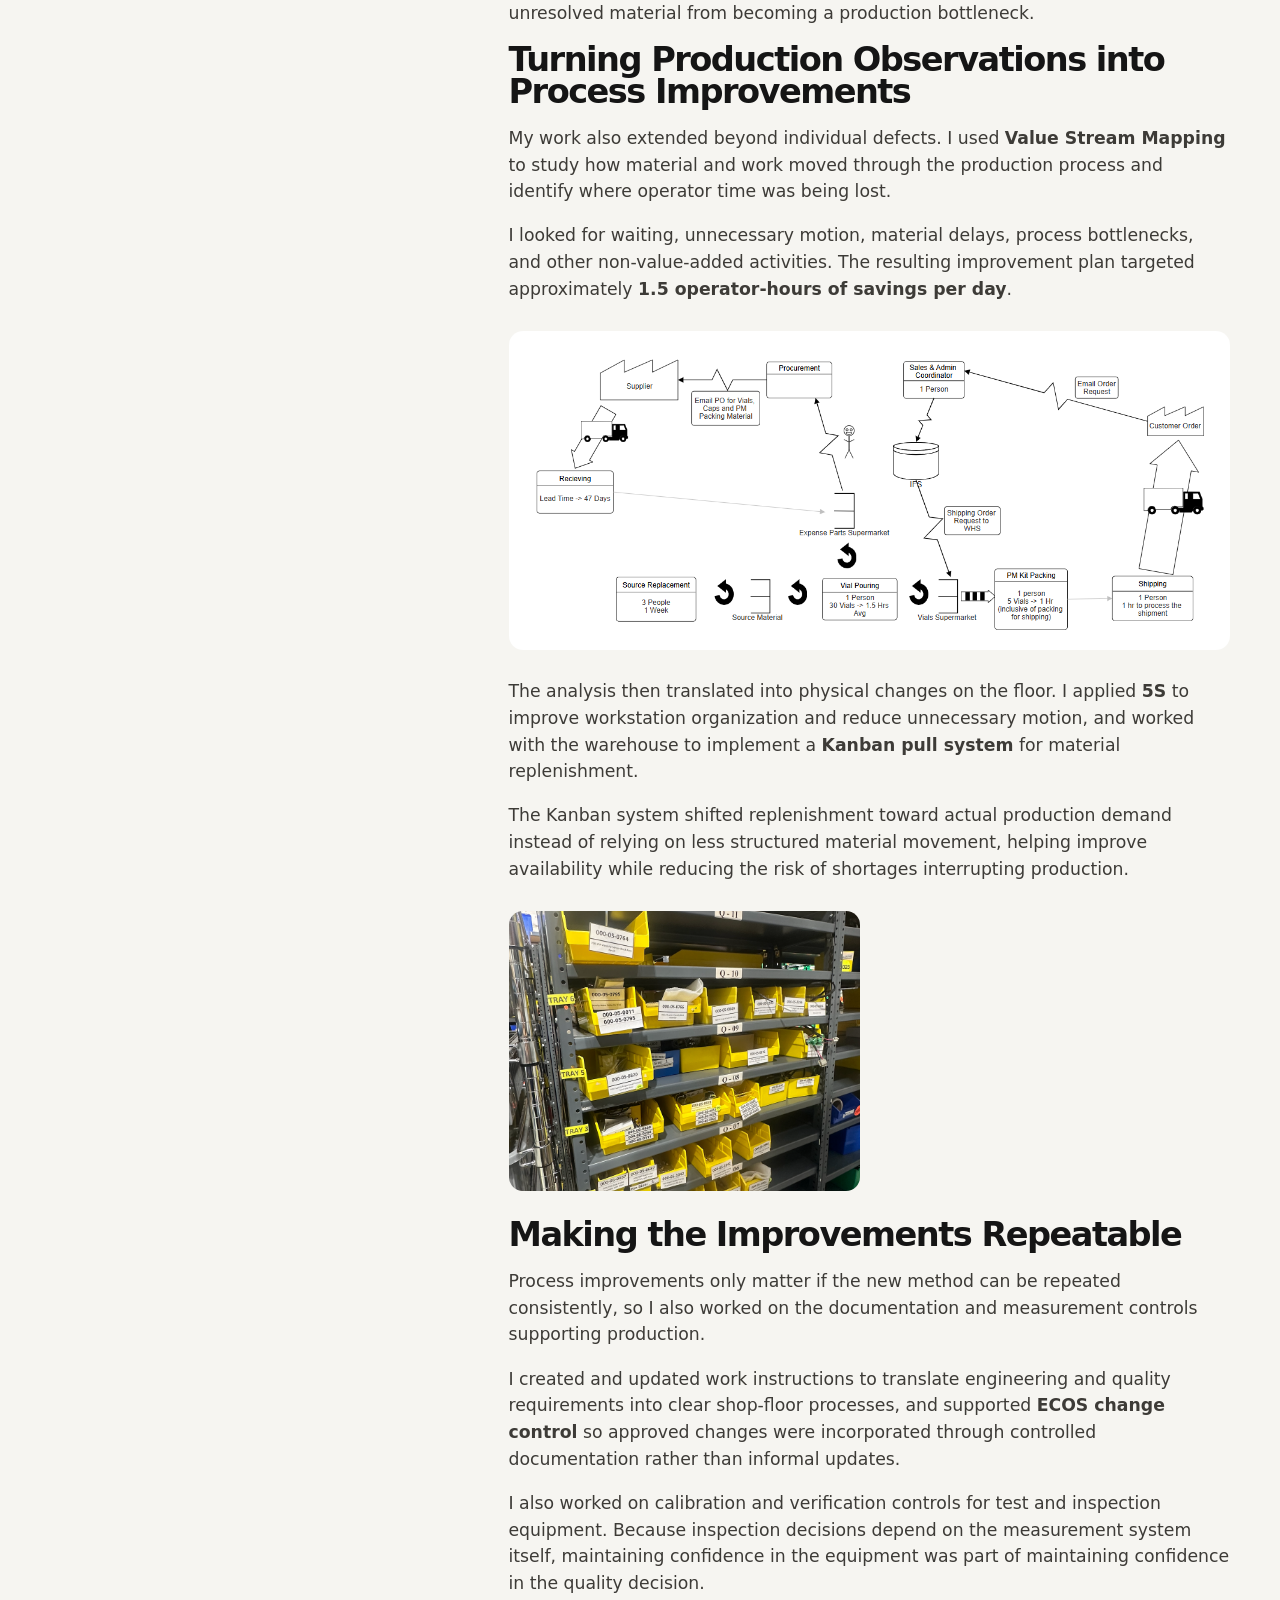
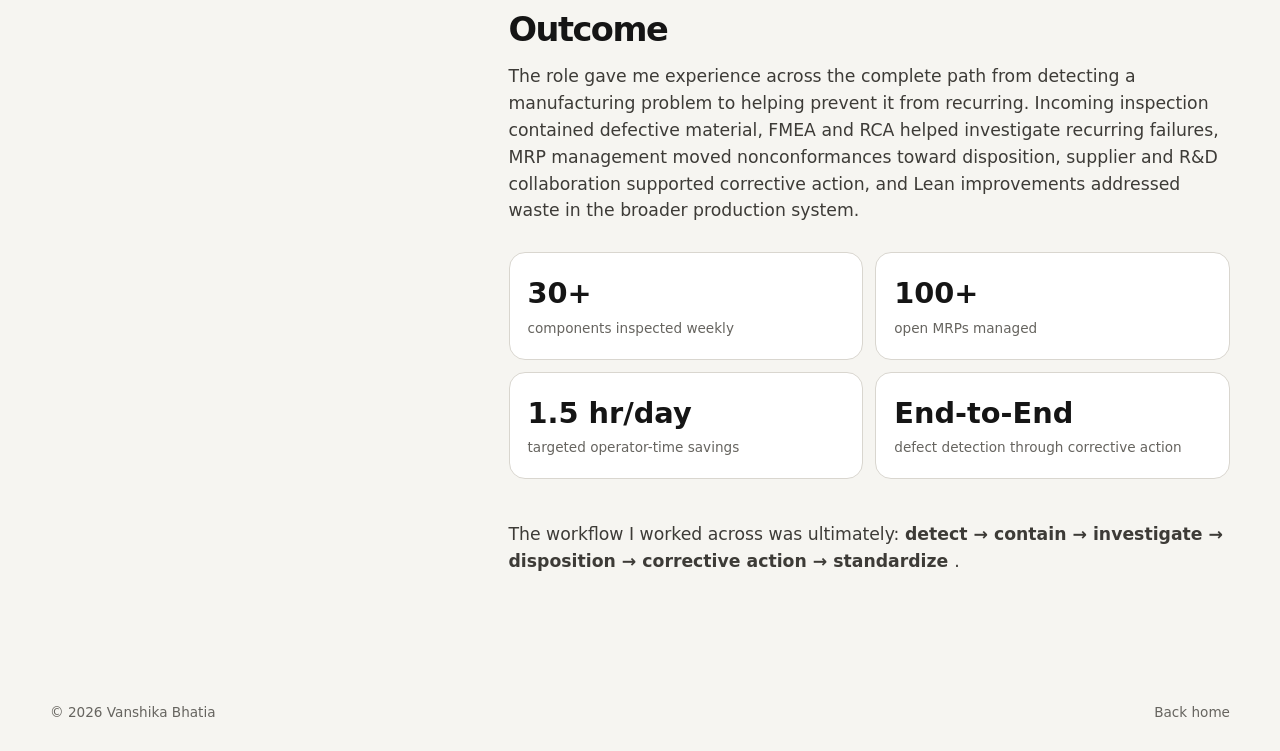
<file: projects/phase.html>
<!doctype html><html lang="en"><head><meta charset="utf-8"><meta name="viewport" content="width=device-width,initial-scale=1"><title>Quality & Continuous Improvement | Vanshika Bhatia</title><link rel="stylesheet" href="../styles.css"></head><body>
<header class="nav"><div class="container nav-inner"><a class="brand" href="../index.html">Home</a><nav class="nav-links"><a href="../index.html#work">Work</a><a href="../index.html#projects">Projects</a><a class="nav-cta" href="../index.html#contact">Contact</a></nav></div></header>
<main><section class="project-hero"><div class="container"><a class="back" href="../index.html">← Back to portfolio</a><div class="eyebrow">Phase Technology · Quality & Continuous Improvement Engineering Intern</div><h1 class="project-title">Quality & Continuous Improvement</h1><p class="project-deck">Hands-on quality and Lean manufacturing work spanning incoming inspection, defect investigation, MRP disposition, and process improvement.</p><div class="project-meta"><span class="tag">Sep 2025 – Dec 2025</span></div></div></section>
<section><div class="container project-body"><aside class="project-aside"><h4>Tools & methods</h4><p>FMEA · RCA · VSM · 5S · Kanban · Incoming Inspection · Change Control · Excel</p><h4>Role</h4><p>Phase Technology · Quality & Continuous Improvement Engineering Intern</p></aside>
    <div class="case">

  <h2>Overview</h2>
  <p>
    My role at Phase Technology sat between quality and manufacturing. I inspected incoming parts,
    investigated recurring production failures, managed nonconforming material, worked with suppliers
    and R&D on corrective actions, and used Lean methods to improve how material moved through production.
  </p>

  <p>
    What made the role valuable was seeing the complete quality cycle. A problem did not end when I
    found a defective part. I often followed it from inspection and containment through root-cause
    investigation, disposition, supplier communication, process improvement, and documentation.
  </p>


  <h2>Containing Problems Before Production</h2>
  <p>
    A major part of my work started with incoming inspection. I inspected more than
    <strong>30 machined and PCB components per week</strong> against engineering drawings,
    specifications, tolerances, and acceptance requirements before they entered production.
  </p>

  <p>
    Depending on the component, this involved dimensional and visual inspection, PCB checks,
    leak testing, pressure testing, or functional verification. The objective was not simply
    to mark a component pass or fail, but to identify issues early enough that they could be
    contained before creating problems further downstream.
  </p>

  <div class="project-gallery two">
    <img src="../assets/images/dimension.jpg"
         alt="Dimensional inspection of incoming manufactured components">

    <img src="../assets/images/phase_pressure.jpg"
         alt="Leak and pressure testing setup">
  </div>

  <p>
    When a component did not meet requirements, I documented the nonconformance and moved it into
    the disposition process rather than allowing questionable material to continue into assembly.
    This connected incoming inspection directly to production control.
  </p>


  <h2>Following Recurring Failures Beyond Inspection</h2>
  <p>
    Some quality problems were not isolated incoming defects. Recurring leak failures required a
    deeper investigation because passing or failing the final test did not explain why the failure
    was occurring.
  </p>

  <p>
    I worked with R&D to examine the problem across component design, materials, interfaces,
    manufacturing conditions, and assembly methods. I used <strong>FMEA and root-cause analysis</strong>
    to structure the investigation and narrow the number of possible failure mechanisms.
  </p>

  <div class="steps">

    <div class="step">
      <b>01 · Reproduce</b>
      Documented where the leak occurred and the conditions under which the failure could be reproduced.
    </div>

    <div class="step">
      <b>02 · Compare</b>
      Examined differences in design features, materials, interfaces, manufacturing, and assembly conditions.
    </div>

    <div class="step">
      <b>03 · Test</b>
      Used leak and pressure testing to evaluate suspected causes and compare alternatives.
    </div>

    <div class="step">
      <b>04 · Correct</b>
      Used the resulting evidence to support design, material, or process changes with R&D.
    </div>

  </div>

  <p>
    This changed the work from simple defect detection into a structured engineering investigation.
    Instead of repeatedly containing the same failure, the goal became understanding which variable
    was driving it and what needed to change to prevent recurrence.
  </p>


  <h2>Moving Nonconforming Material Toward Disposition</h2>
  <p>
    At the same time, I was working through a large backlog of open material issues in a fast-moving
    production environment. I managed <strong>100+ open MRPs</strong>, tracking nonconforming parts
    through review and disposition while coordinating with engineering, production, quality, and suppliers.
  </p>

  <p>
    I maintained the MRP and nonconformance records in Excel and followed each issue until a decision
    could be made. Depending on the problem, that could involve confirming dimensions, reviewing drawings,
    discussing manufacturability, gathering additional test information, or getting input from the supplier.
  </p>

  <p>
    Supplier communication was therefore part of the same process rather than a separate activity.
    Incoming inspection findings often led directly into conversations about tolerances, drawing
    interpretation, defects, part design, or corrective action.
  </p>

  <p>
    The objective was to keep material moving without bypassing the quality process: identify the issue,
    get the right technical input, reach a disposition, and prevent unresolved material from becoming
    a production bottleneck.
  </p>


  <h2>Turning Production Observations into Process Improvements</h2>
  <p>
    My work also extended beyond individual defects. I used <strong>Value Stream Mapping</strong>
    to study how material and work moved through the production process and identify where operator
    time was being lost.
  </p>

  <p>
    I looked for waiting, unnecessary motion, material delays, process bottlenecks, and other
    non-value-added activities. The resulting improvement plan targeted approximately
    <strong>1.5 operator-hours of savings per day</strong>.
  </p>

  <div class="project-gallery stack">
    <img class="no-crop"
         src="../assets/images/VSM.PNG"
         alt="Value stream map of the production process">
  </div>

  <p>
    The analysis then translated into physical changes on the floor. I applied
    <strong>5S</strong> to improve workstation organization and reduce unnecessary motion, and worked
    with the warehouse to implement a <strong>Kanban pull system</strong> for material replenishment.
  </p>

  <p>
    The Kanban system shifted replenishment toward actual production demand instead of relying on
    less structured material movement, helping improve availability while reducing the risk of
    shortages interrupting production.
  </p>

  <div class="project-gallery two">

    <img src="../assets/images/kanbanpullsystem.jpg"
         alt="Kanban material pull system">
  </div>


  <h2>Making the Improvements Repeatable</h2>
  <p>
    Process improvements only matter if the new method can be repeated consistently, so I also worked
    on the documentation and measurement controls supporting production.
  </p>

  <p>
    I created and updated work instructions to translate engineering and quality requirements into
    clear shop-floor processes, and supported <strong>ECOS change control</strong> so approved changes
    were incorporated through controlled documentation rather than informal updates.
  </p>

  <p>
    I also worked on calibration and verification controls for test and inspection equipment.
    Because inspection decisions depend on the measurement system itself, maintaining confidence in
    the equipment was part of maintaining confidence in the quality decision.
  </p>


  <h2>Outcome</h2>
  <p>
    The role gave me experience across the complete path from detecting a manufacturing problem to
    helping prevent it from recurring. Incoming inspection contained defective material, FMEA and RCA
    helped investigate recurring failures, MRP management moved nonconformances toward disposition,
    supplier and R&D collaboration supported corrective action, and Lean improvements addressed waste
    in the broader production system.
  </p>

  <div class="impact-grid">

    <div class="impact">
      <b>30+</b>
      <span>components inspected weekly</span>
    </div>

    <div class="impact">
      <b>100+</b>
      <span>open MRPs managed</span>
    </div>

    <div class="impact">
      <b>1.5 hr/day</b>
      <span>targeted operator-time savings</span>
    </div>

    <div class="impact">
      <b>End-to-End</b>
      <span>defect detection through corrective action</span>
    </div>

  </div>

  <p>
    The workflow I worked across was ultimately:
    <strong>
      detect → contain → investigate → disposition → corrective action → standardize
    </strong>.
  </p>

</div></div></section></main>
<footer><div class="container footer-row"><span>© <span data-year></span> Vanshika Bhatia</span><a href="../index.html">Back home</a></div></footer><script src="../script.js"></script></body></html>
</file>
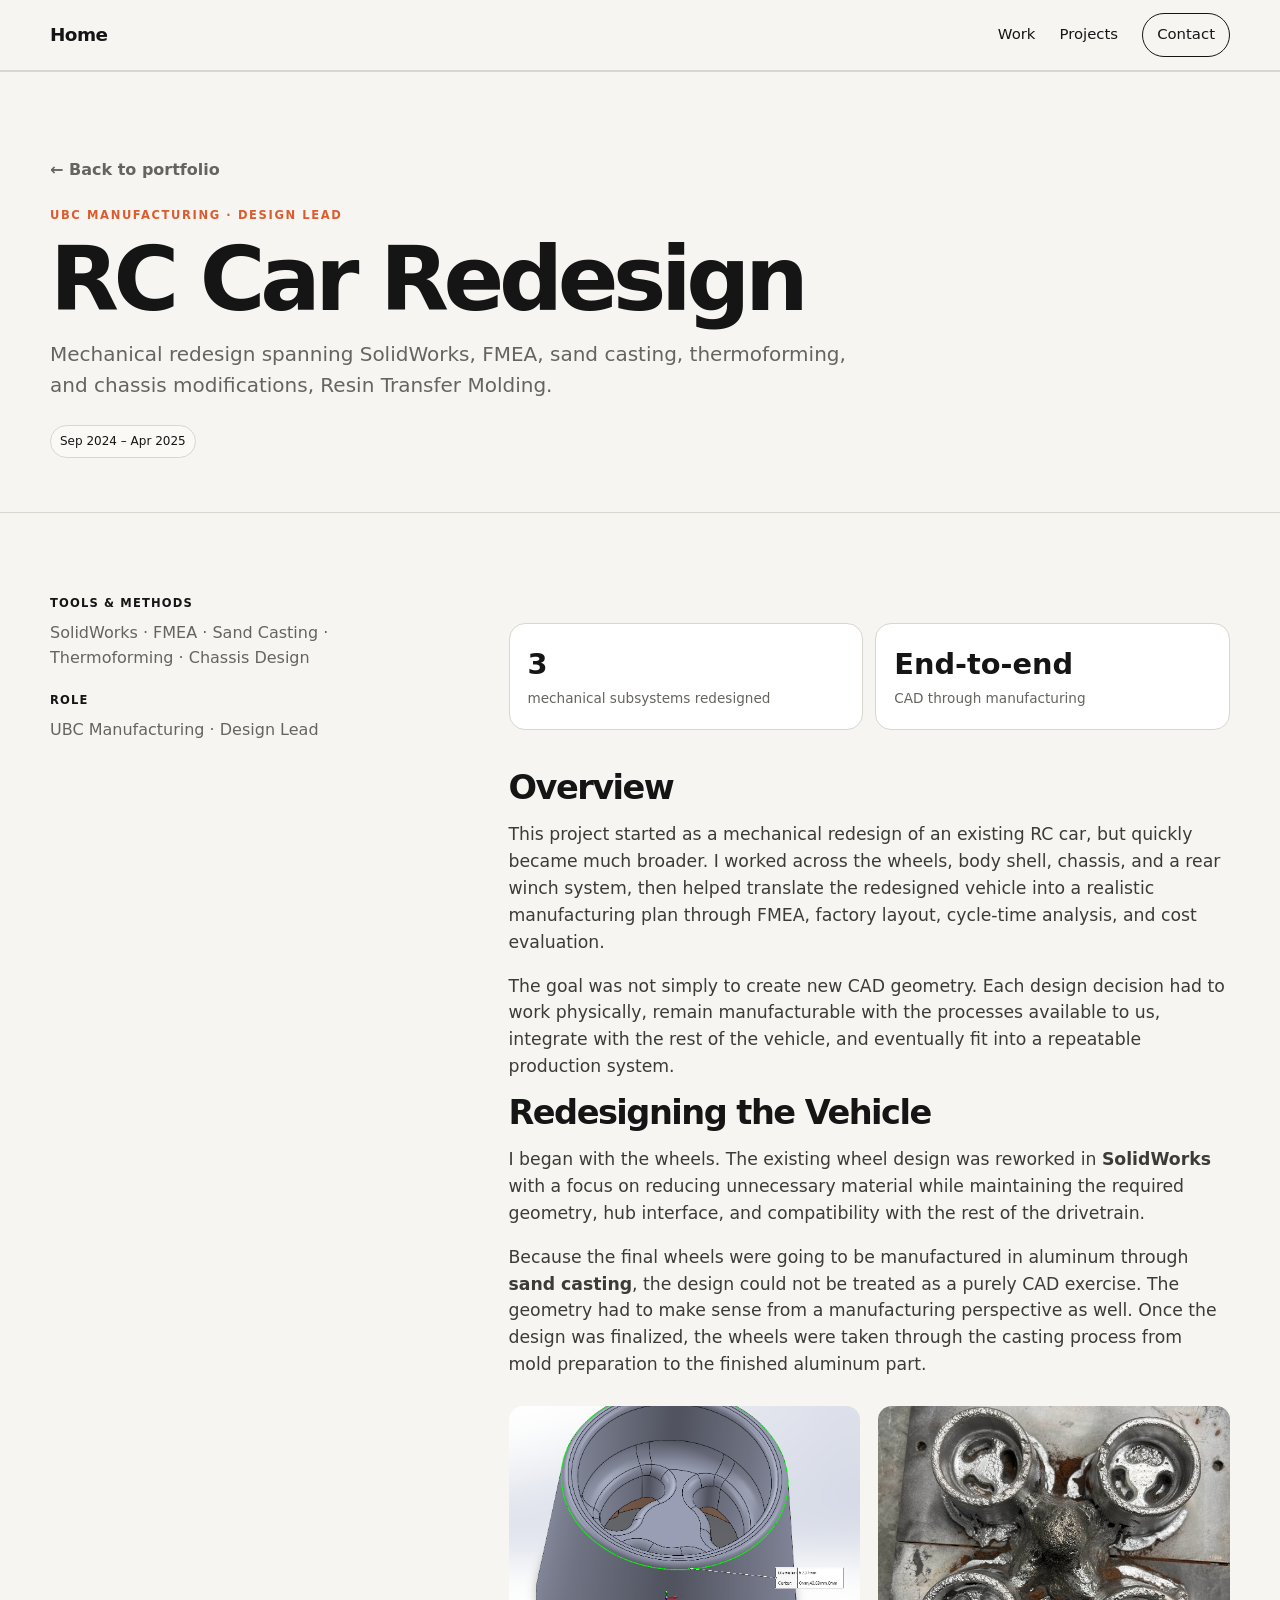
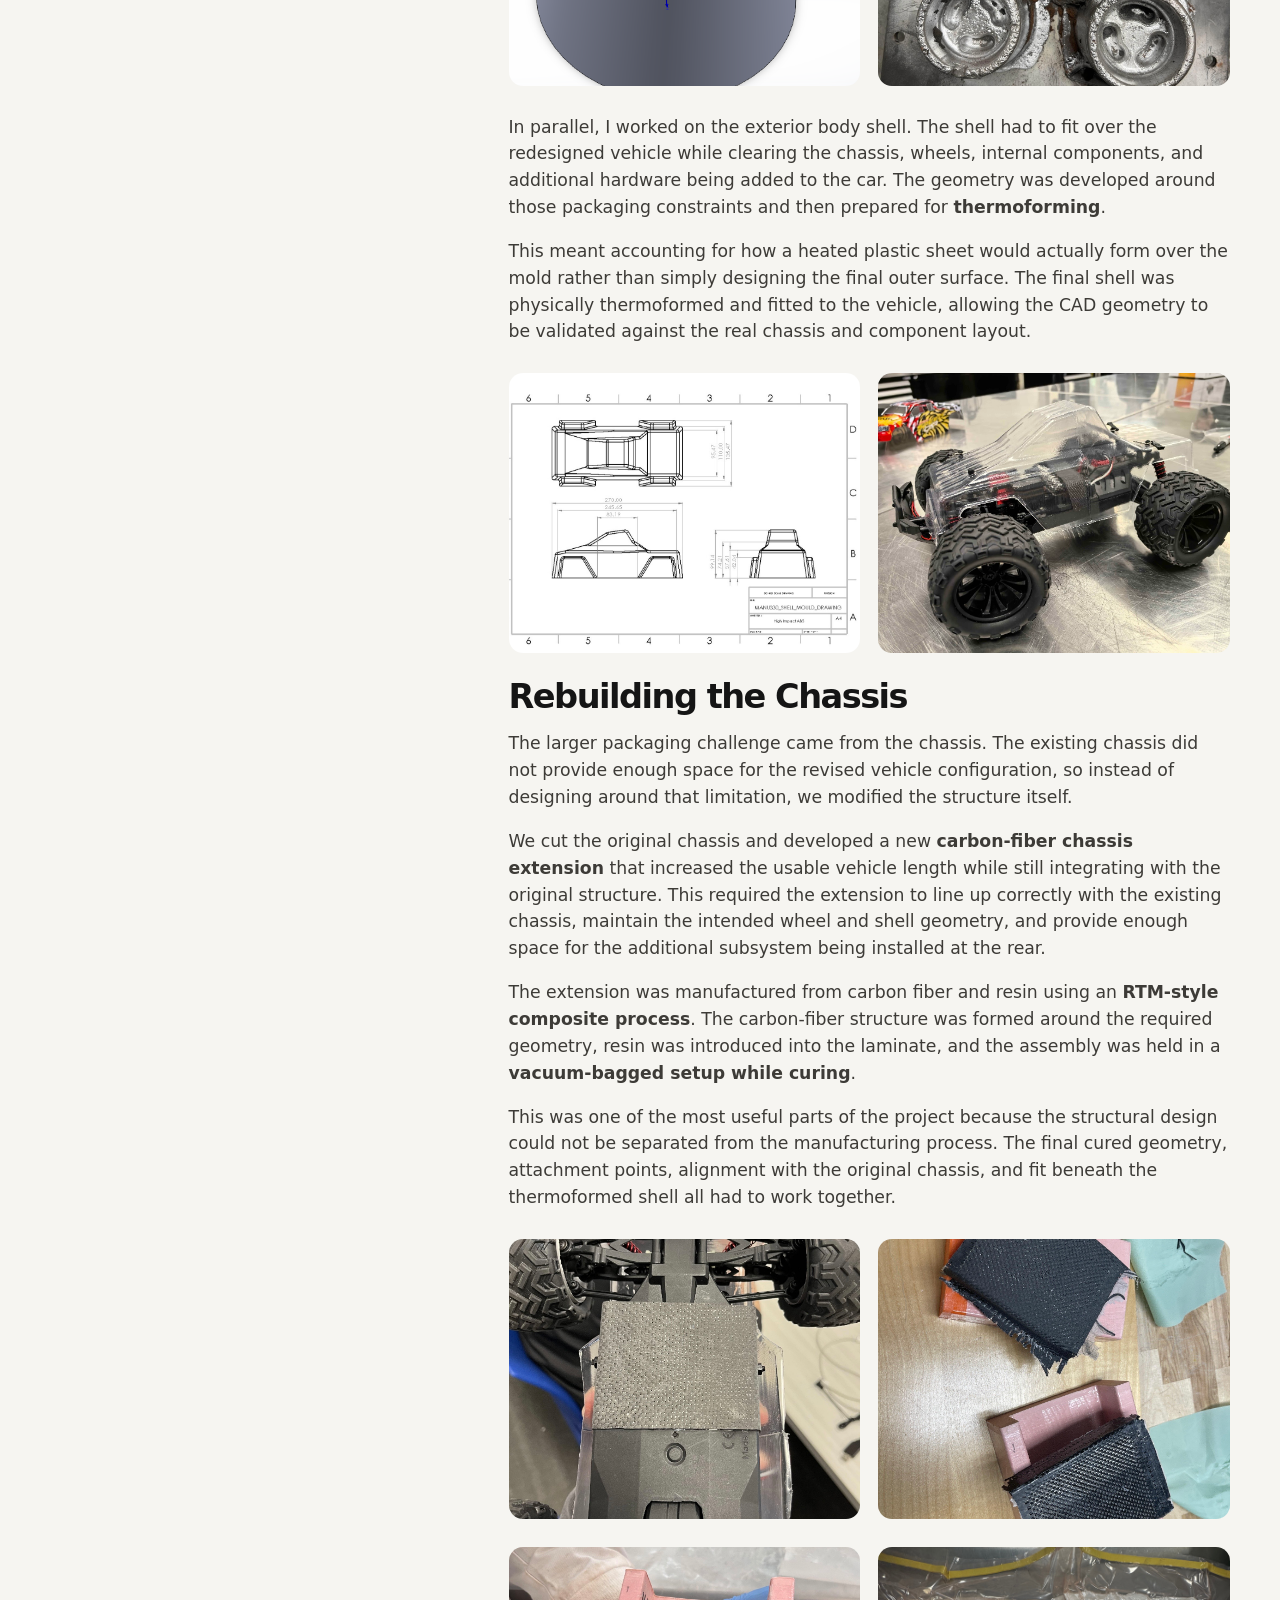
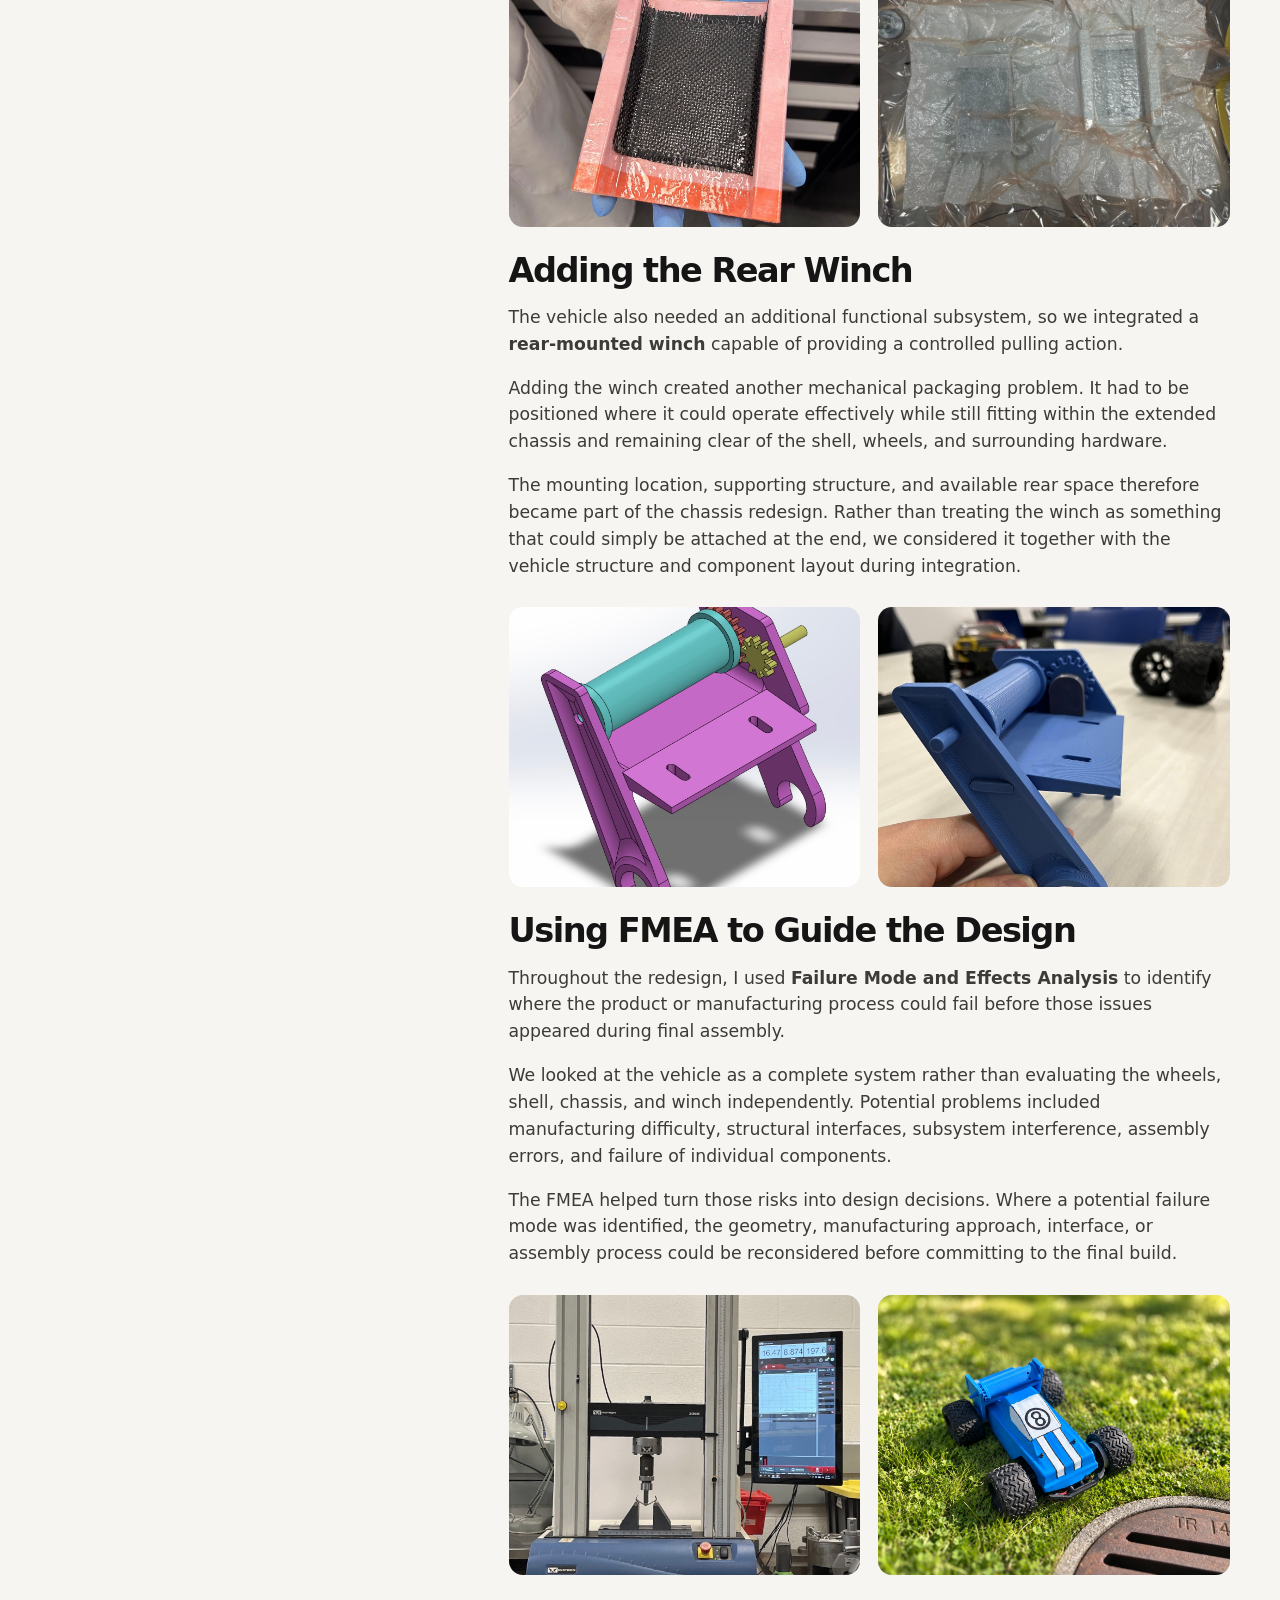
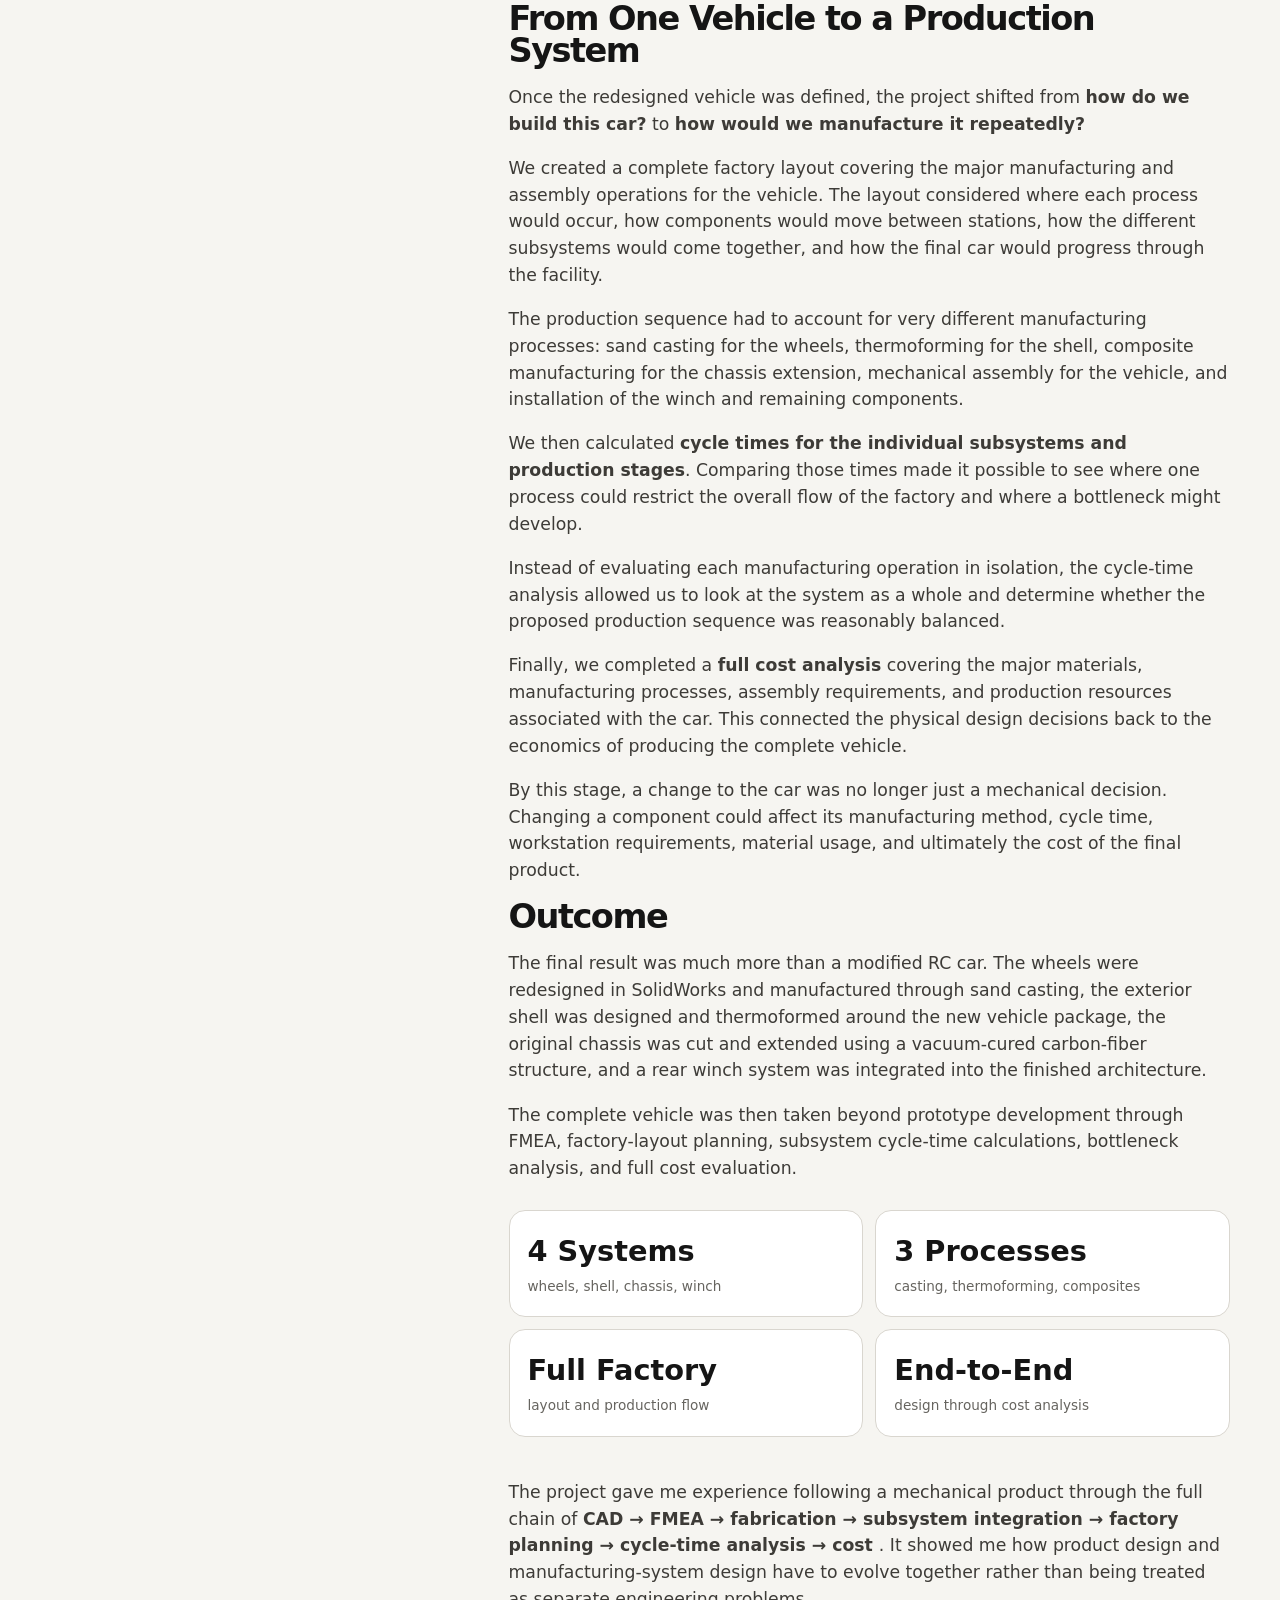
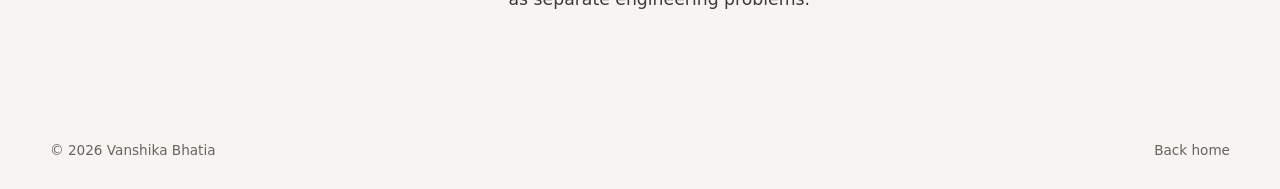
<file: projects/rc-car.html>
<!doctype html><html lang="en"><head><meta charset="utf-8"><meta name="viewport" content="width=device-width,initial-scale=1"><title>RC Car Redesign | Vanshika Bhatia</title><link rel="stylesheet" href="../styles.css"></head><body>
<header class="nav"><div class="container nav-inner"><a class="brand" href="../index.html">Home</a><nav class="nav-links"><a href="../index.html#work">Work</a><a href="../index.html#projects">Projects</a><a class="nav-cta" href="../index.html#contact">Contact</a></nav></div></header>
<main><section class="project-hero"><div class="container"><a class="back" href="../index.html">← Back to portfolio</a><div class="eyebrow">UBC Manufacturing · Design Lead</div><h1 class="project-title">RC Car Redesign</h1><p class="project-deck">Mechanical redesign spanning SolidWorks, FMEA, sand casting, thermoforming, and chassis modifications, Resin Transfer Molding.</p><div class="project-meta"><span class="tag">Sep 2024 – Apr 2025</span></div></div></section>
<section><div class="container project-body"><aside class="project-aside"><h4>Tools & methods</h4><p>SolidWorks · FMEA · Sand Casting · Thermoforming · Chassis Design</p><h4>Role</h4><p>UBC Manufacturing · Design Lead</p></aside><div class="case"><div class="impact-grid"><div class="impact"><b>3</b><span>mechanical subsystems redesigned</span></div><div class="impact"><b>End-to-end</b><span>CAD through manufacturing</span></div></div>
   <div class="case">

  <h2>Overview</h2>
  <p>
    This project started as a mechanical redesign of an existing RC car, but quickly became much broader.
    I worked across the wheels, body shell, chassis, and a rear winch system, then helped translate the
    redesigned vehicle into a realistic manufacturing plan through FMEA, factory layout, cycle-time
    analysis, and cost evaluation.
  </p>

  <p>
    The goal was not simply to create new CAD geometry. Each design decision had to work physically,
    remain manufacturable with the processes available to us, integrate with the rest of the vehicle,
    and eventually fit into a repeatable production system.
  </p>


  <h2>Redesigning the Vehicle</h2>
  <p>
    I began with the wheels. The existing wheel design was reworked in
    <strong>SolidWorks</strong> with a focus on reducing unnecessary material while maintaining the
    required geometry, hub interface, and compatibility with the rest of the drivetrain.
  </p>

  <p>
    Because the final wheels were going to be manufactured in aluminum through
    <strong>sand casting</strong>, the design could not be treated as a purely CAD exercise.
    The geometry had to make sense from a manufacturing perspective as well. Once the design was
    finalized, the wheels were taken through the casting process from mold preparation to the finished
    aluminum part.
  </p>

  <div class="project-gallery two">
    <img src="../assets/images/RC_CAD.png"
         alt="RC car wheel designed in SolidWorks">

    <img src="../assets/images/wheel_sandcasted.jpg"
         alt="Sand cast aluminum RC car wheel">
  </div>

  <p>
    In parallel, I worked on the exterior body shell. The shell had to fit over the redesigned vehicle
    while clearing the chassis, wheels, internal components, and additional hardware being added to the car.
    The geometry was developed around those packaging constraints and then prepared for
    <strong>thermoforming</strong>.
  </p>

  <p>
    This meant accounting for how a heated plastic sheet would actually form over the mold rather than
    simply designing the final outer surface. The final shell was physically thermoformed and fitted to the
    vehicle, allowing the CAD geometry to be validated against the real chassis and component layout.
  </p>

  <div class="project-gallery two">
    <img src="../assets/images/shell_CAD.jpg"
         alt="RC car aerodynamic shell design">

    <img src="../assets/images/thermoform_shell.jpg"
         alt="Thermoformed RC car body shell">
  </div>


  <h2>Rebuilding the Chassis</h2>
  <p>
    The larger packaging challenge came from the chassis. The existing chassis did not provide enough
    space for the revised vehicle configuration, so instead of designing around that limitation, we
    modified the structure itself.
  </p>

  <p>
    We cut the original chassis and developed a new
    <strong>carbon-fiber chassis extension</strong> that increased the usable vehicle length while still
    integrating with the original structure. This required the extension to line up correctly with the
    existing chassis, maintain the intended wheel and shell geometry, and provide enough space for the
    additional subsystem being installed at the rear.
  </p>

  <p>
    The extension was manufactured from carbon fiber and resin using an
    <strong>RTM-style composite process</strong>. The carbon-fiber structure was formed around the required
    geometry, resin was introduced into the laminate, and the assembly was held in a
    <strong>vacuum-bagged setup while curing</strong>.
  </p>

  <p>
    This was one of the most useful parts of the project because the structural design could not be separated
    from the manufacturing process. The final cured geometry, attachment points, alignment with the original
    chassis, and fit beneath the thermoformed shell all had to work together.
  </p>

  <div class="project-gallery two">
    <img src="../assets/images/chassisoncar.jpg"
         alt="RC car chassis post modification">

    <img src="../assets/images/CHASSIS_PIECES.jpg"
         alt="Carbon fiber chassis extension">
  </div>

  <div class="project-gallery two">
    <img src="../assets/images/CHASSIS_LAYUP.jpg"
         alt="Carbon fiber and resin chassis manufacturing">

    <img src="../assets/images/RC_RTM.HEIC"
         alt="Vacuum bagged carbon fiber curing setup">
  </div>


  <h2>Adding the Rear Winch</h2>
  <p>
    The vehicle also needed an additional functional subsystem, so we integrated a
    <strong>rear-mounted winch</strong> capable of providing a controlled pulling action.
  </p>

  <p>
    Adding the winch created another mechanical packaging problem. It had to be positioned where it could
    operate effectively while still fitting within the extended chassis and remaining clear of the shell,
    wheels, and surrounding hardware.
  </p>

  <p>
    The mounting location, supporting structure, and available rear space therefore became part of the
    chassis redesign. Rather than treating the winch as something that could simply be attached at the end,
    we considered it together with the vehicle structure and component layout during integration.
  </p>

  <div class="project-gallery two">
    <img src="../assets/images/winch_CAD.jpg"
         alt="Rear winch integration design">

    <img src="../assets/images/3dprinted_winch.jpg"
         alt="3D Printed rear winch">
  </div>


  <h2>Using FMEA to Guide the Design</h2>
  <p>
    Throughout the redesign, I used <strong>Failure Mode and Effects Analysis</strong> to identify where
    the product or manufacturing process could fail before those issues appeared during final assembly.
  </p>

  <p>
    We looked at the vehicle as a complete system rather than evaluating the wheels, shell, chassis, and
    winch independently. Potential problems included manufacturing difficulty, structural interfaces,
    subsystem interference, assembly errors, and failure of individual components.
  </p>

  <p>
    The FMEA helped turn those risks into design decisions. Where a potential failure mode was identified,
    the geometry, manufacturing approach, interface, or assembly process could be reconsidered before
    committing to the final build.
  </p>

  <div class="project-gallery two equal-photos">
  <img src="../assets/images/FMEA Test2.jpg"
       alt="RC car testing setup">

  <img src="../assets/images/RCCAR_COVER.JPG"
       alt="Completed RC car">
</div>


  <h2>From One Vehicle to a Production System</h2>
  <p>
    Once the redesigned vehicle was defined, the project shifted from
    <strong>how do we build this car?</strong> to
    <strong>how would we manufacture it repeatedly?</strong>
  </p>

  <p>
    We created a complete factory layout covering the major manufacturing and assembly operations for the
    vehicle. The layout considered where each process would occur, how components would move between
    stations, how the different subsystems would come together, and how the final car would progress through
    the facility.
  </p>

  <p>
    The production sequence had to account for very different manufacturing processes: sand casting for
    the wheels, thermoforming for the shell, composite manufacturing for the chassis extension, mechanical
    assembly for the vehicle, and installation of the winch and remaining components.
  </p>

  <p>
    We then calculated <strong>cycle times for the individual subsystems and production stages</strong>.
    Comparing those times made it possible to see where one process could restrict the overall flow of the
    factory and where a bottleneck might develop.
  </p>

  <p>
    Instead of evaluating each manufacturing operation in isolation, the cycle-time analysis allowed us to
    look at the system as a whole and determine whether the proposed production sequence was reasonably
    balanced.
  </p>


  <p>
    Finally, we completed a <strong>full cost analysis</strong> covering the major materials,
    manufacturing processes, assembly requirements, and production resources associated with the car.
    This connected the physical design decisions back to the economics of producing the complete vehicle.
  </p>

  <p>
    By this stage, a change to the car was no longer just a mechanical decision. Changing a component could
    affect its manufacturing method, cycle time, workstation requirements, material usage, and ultimately
    the cost of the final product.
  </p>

  <h2>Outcome</h2>
  <p>
    The final result was much more than a modified RC car. The wheels were redesigned in SolidWorks and
    manufactured through sand casting, the exterior shell was designed and thermoformed around the new
    vehicle package, the original chassis was cut and extended using a vacuum-cured carbon-fiber structure,
    and a rear winch system was integrated into the finished architecture.
  </p>

  <p>
    The complete vehicle was then taken beyond prototype development through FMEA, factory-layout planning,
    subsystem cycle-time calculations, bottleneck analysis, and full cost evaluation.
  </p>

  <div class="impact-grid">

    <div class="impact">
      <b>4 Systems</b>
      <span>wheels, shell, chassis, winch</span>
    </div>

    <div class="impact">
      <b>3 Processes</b>
      <span>casting, thermoforming, composites</span>
    </div>

    <div class="impact">
      <b>Full Factory</b>
      <span>layout and production flow</span>
    </div>

    <div class="impact">
      <b>End-to-End</b>
      <span>design through cost analysis</span>
    </div>

  </div>

  <p>
    The project gave me experience following a mechanical product through the full chain of
    <strong>
      CAD → FMEA → fabrication → subsystem integration → factory planning → cycle-time analysis → cost
    </strong>.
    It showed me how product design and manufacturing-system design have to evolve together rather than
    being treated as separate engineering problems.
  </p>

</div>
</div></section></main>
<footer><div class="container footer-row"><span>© <span data-year></span> Vanshika Bhatia</span><a href="../index.html">Back home</a></div></footer><script src="../script.js"></script></body></html>
</file>
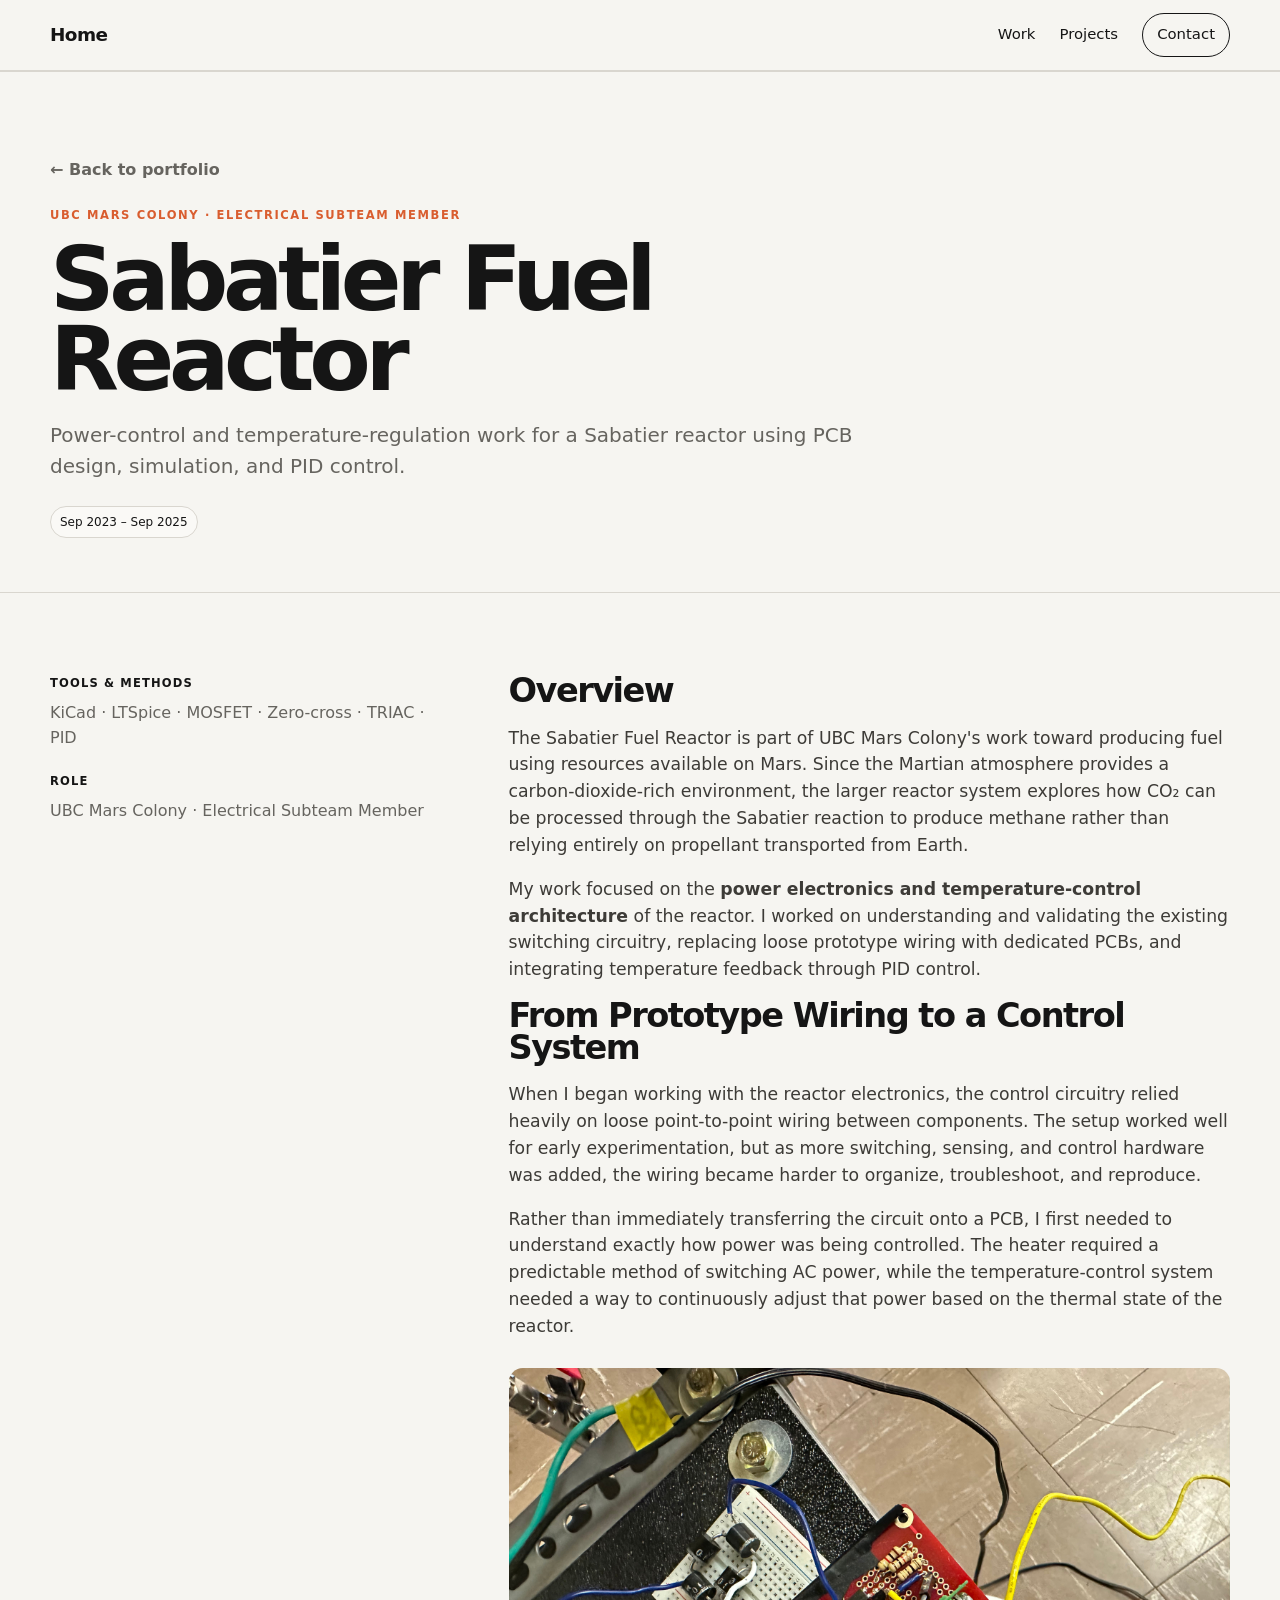
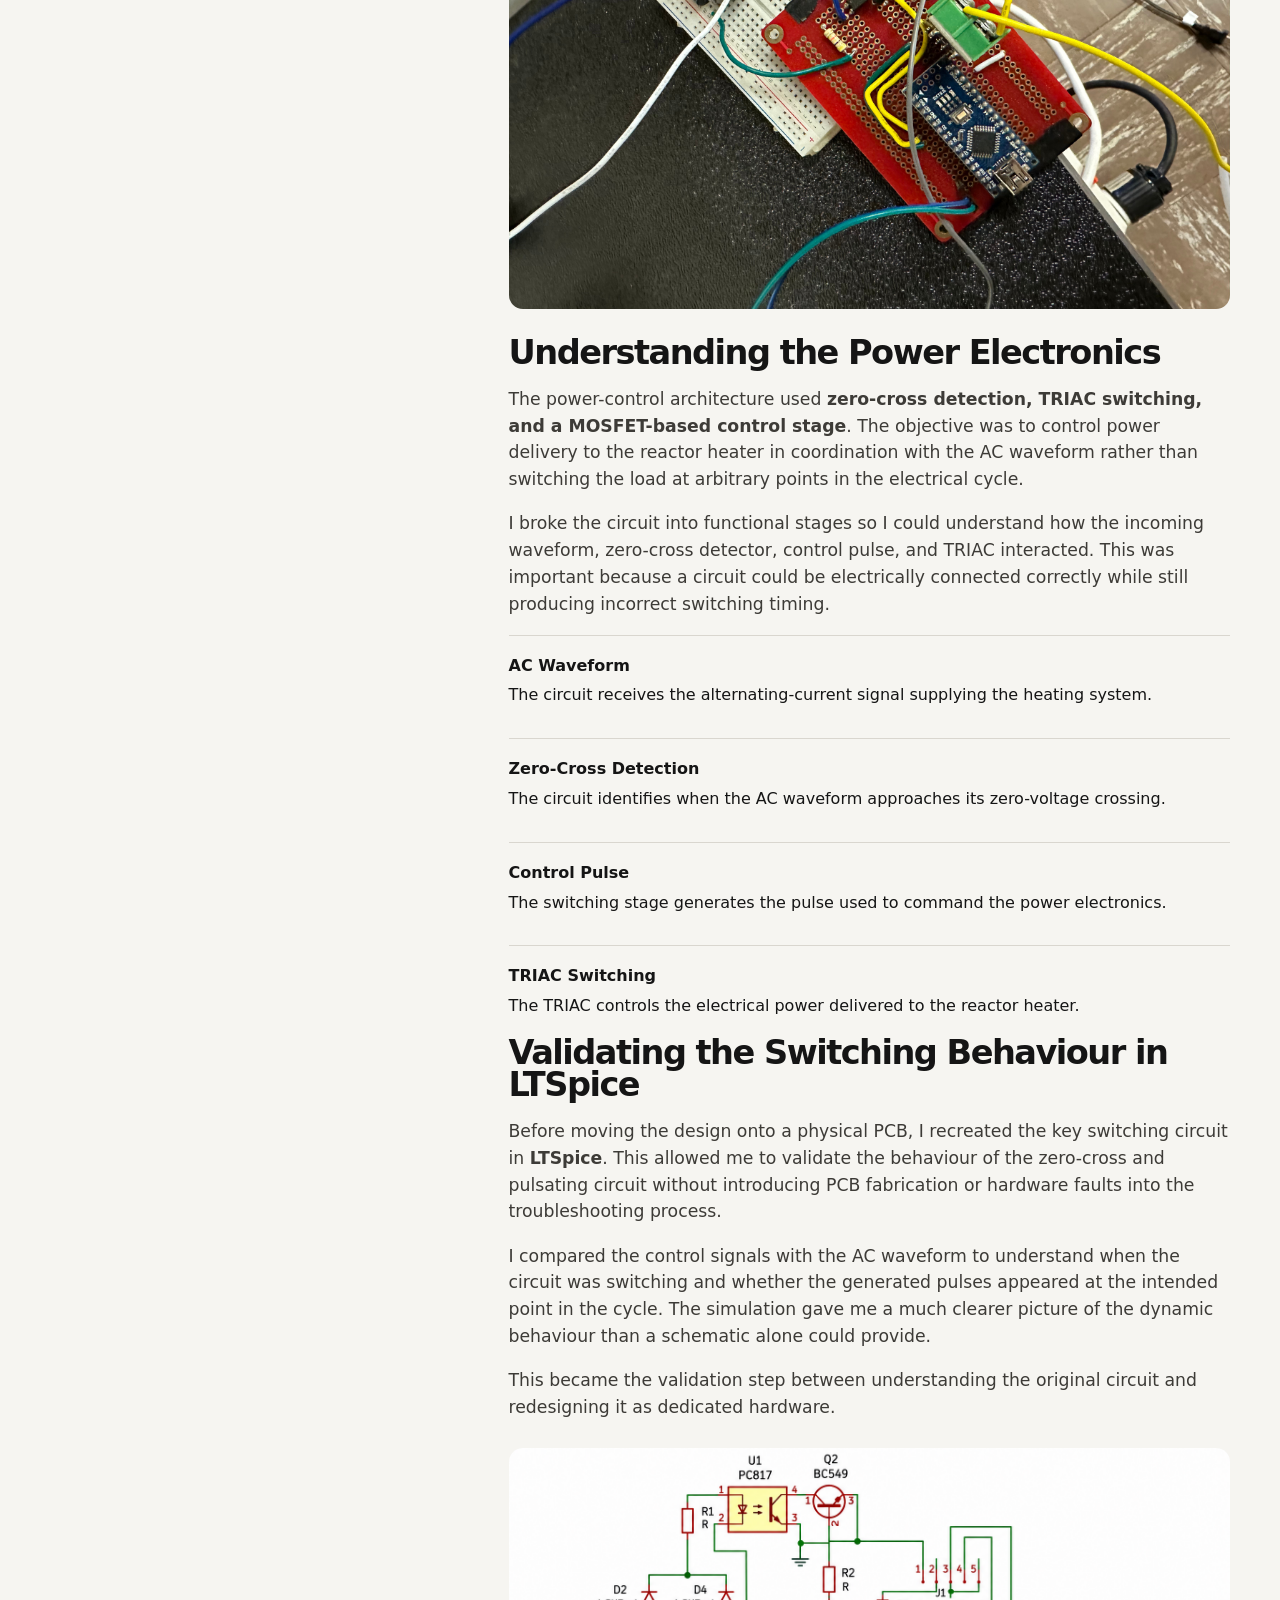
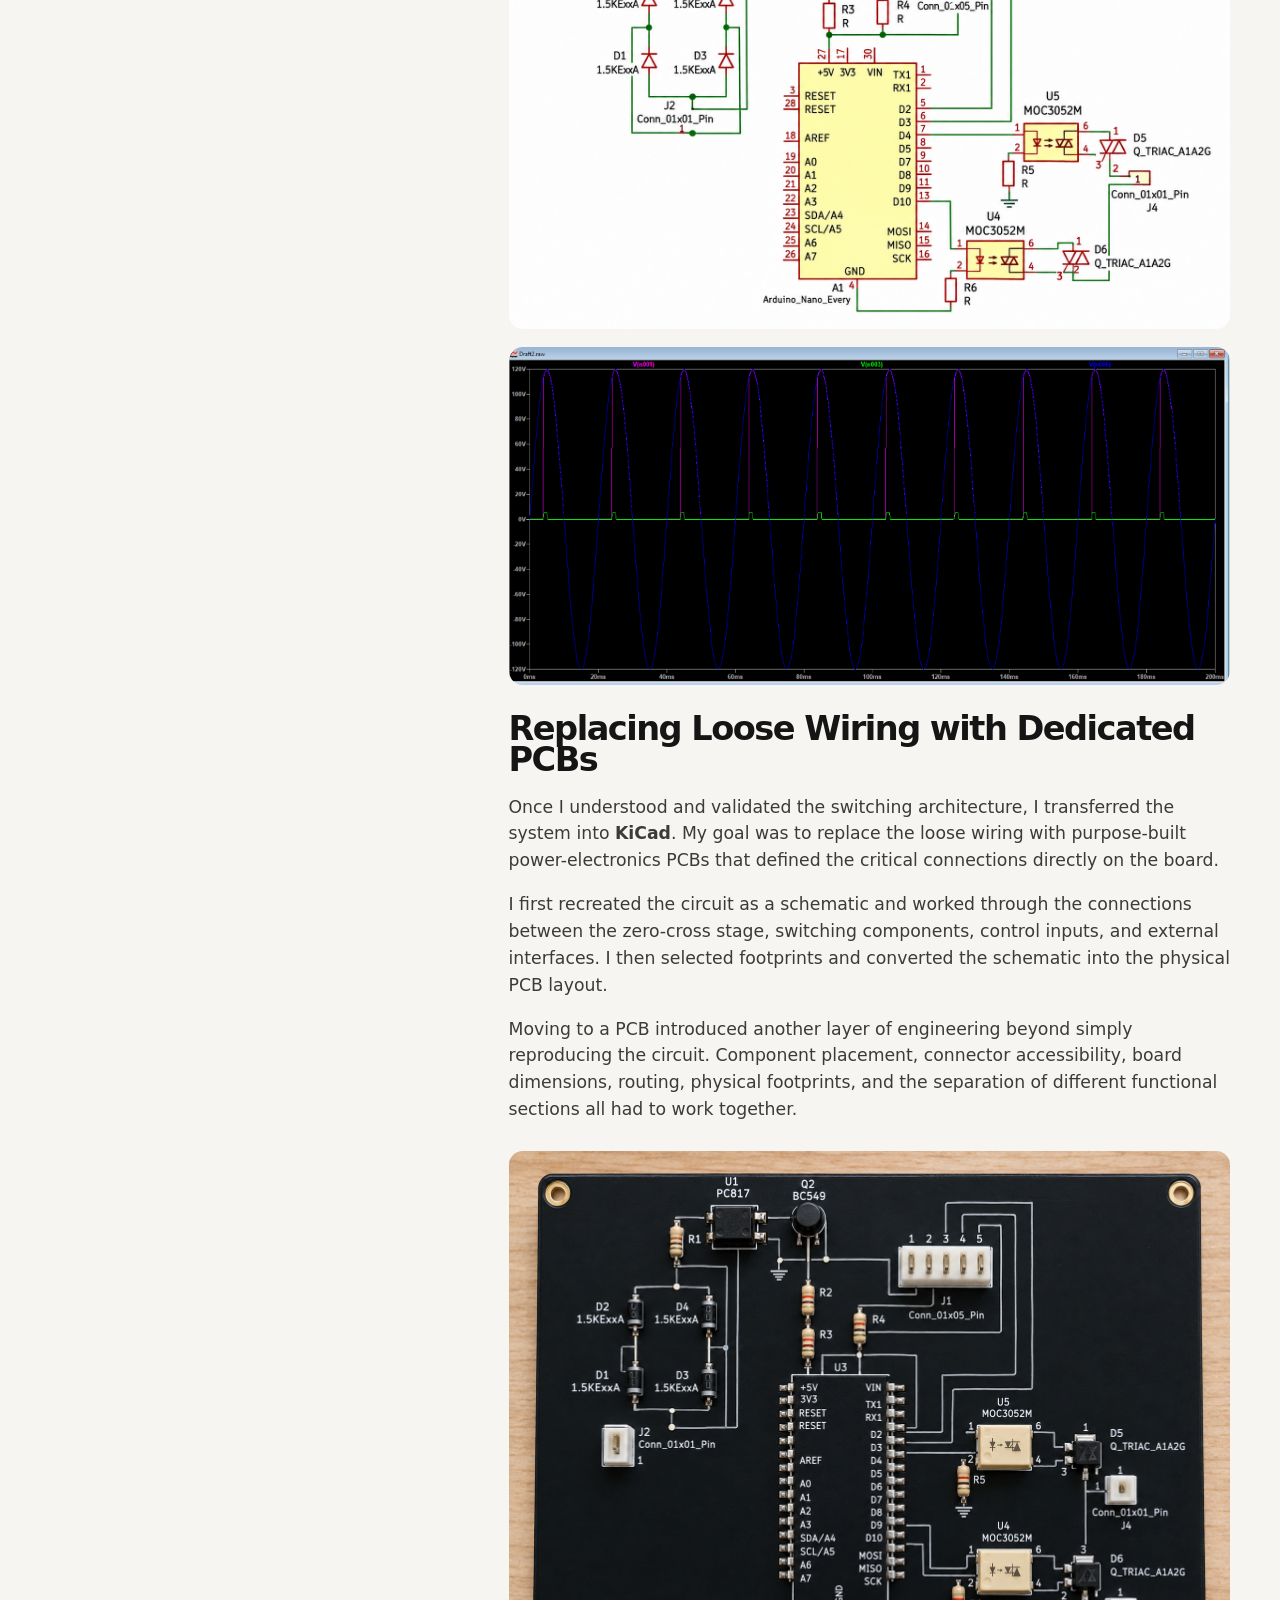
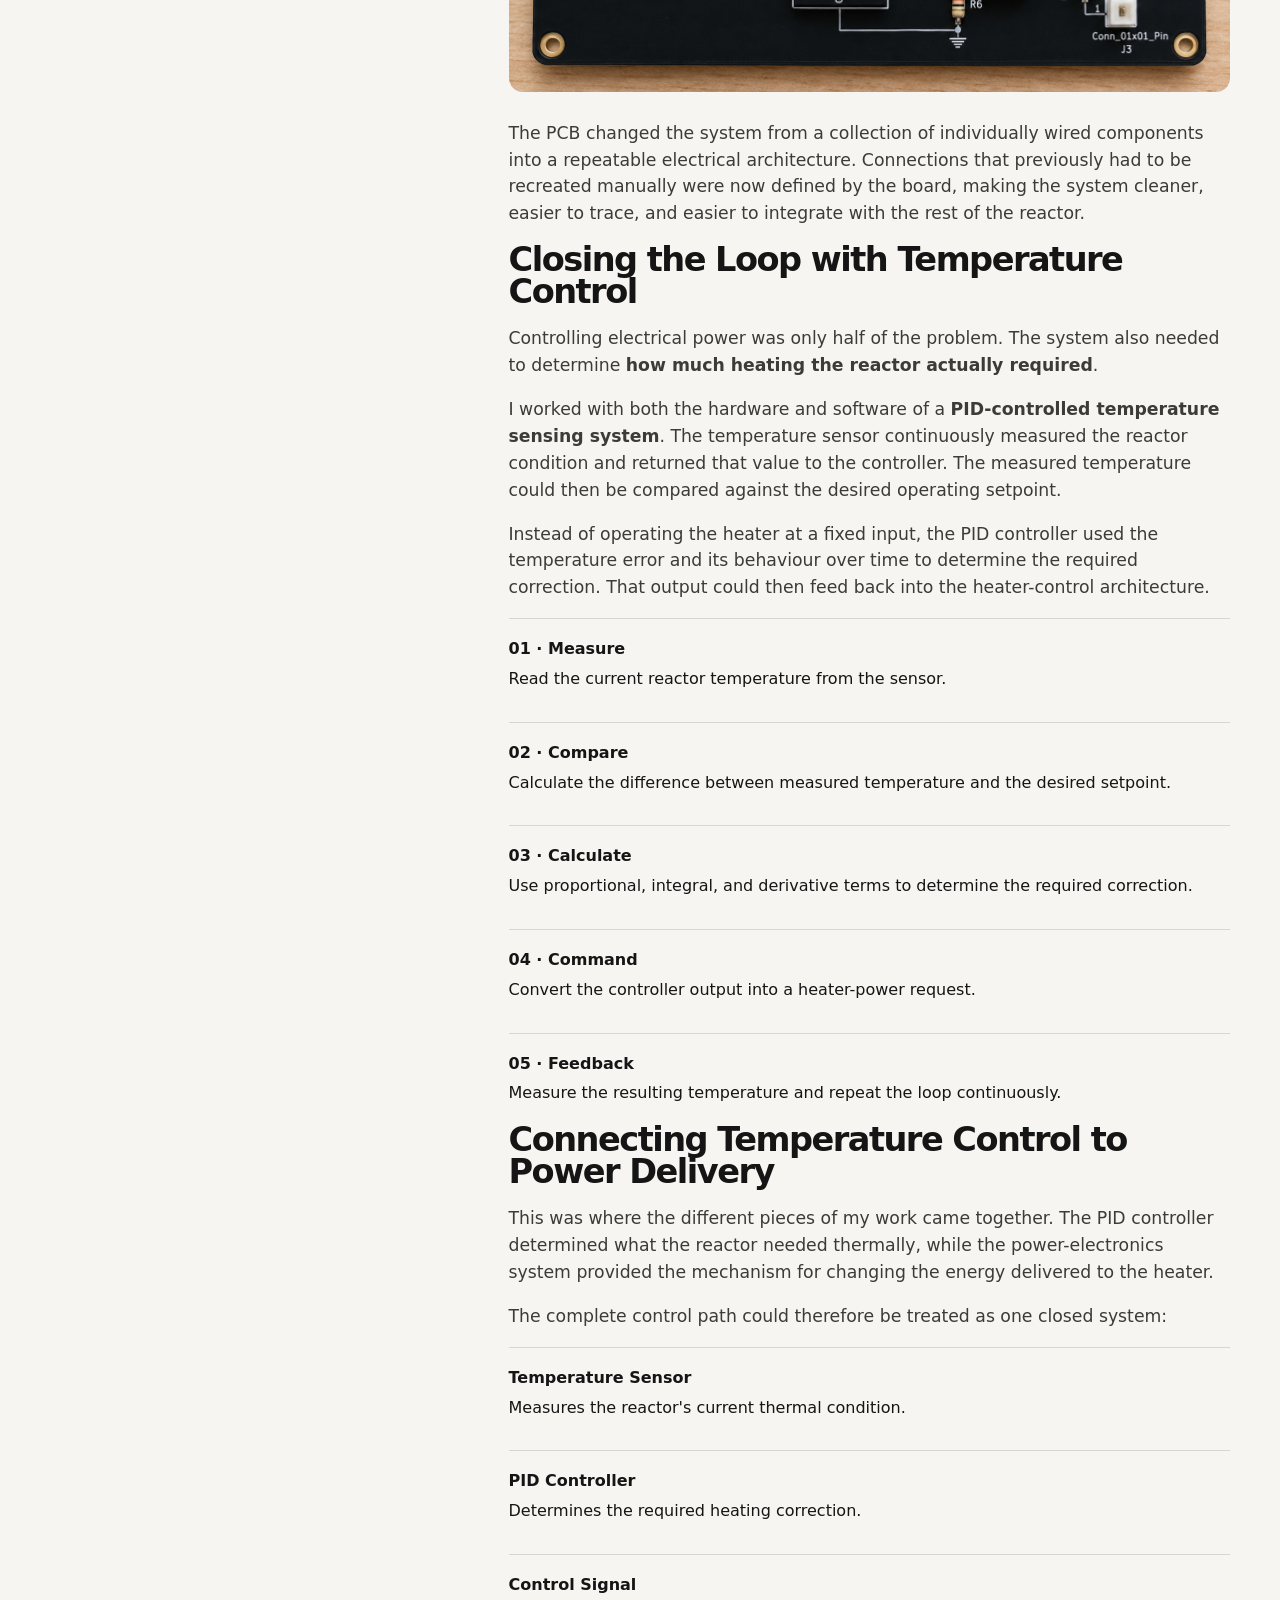
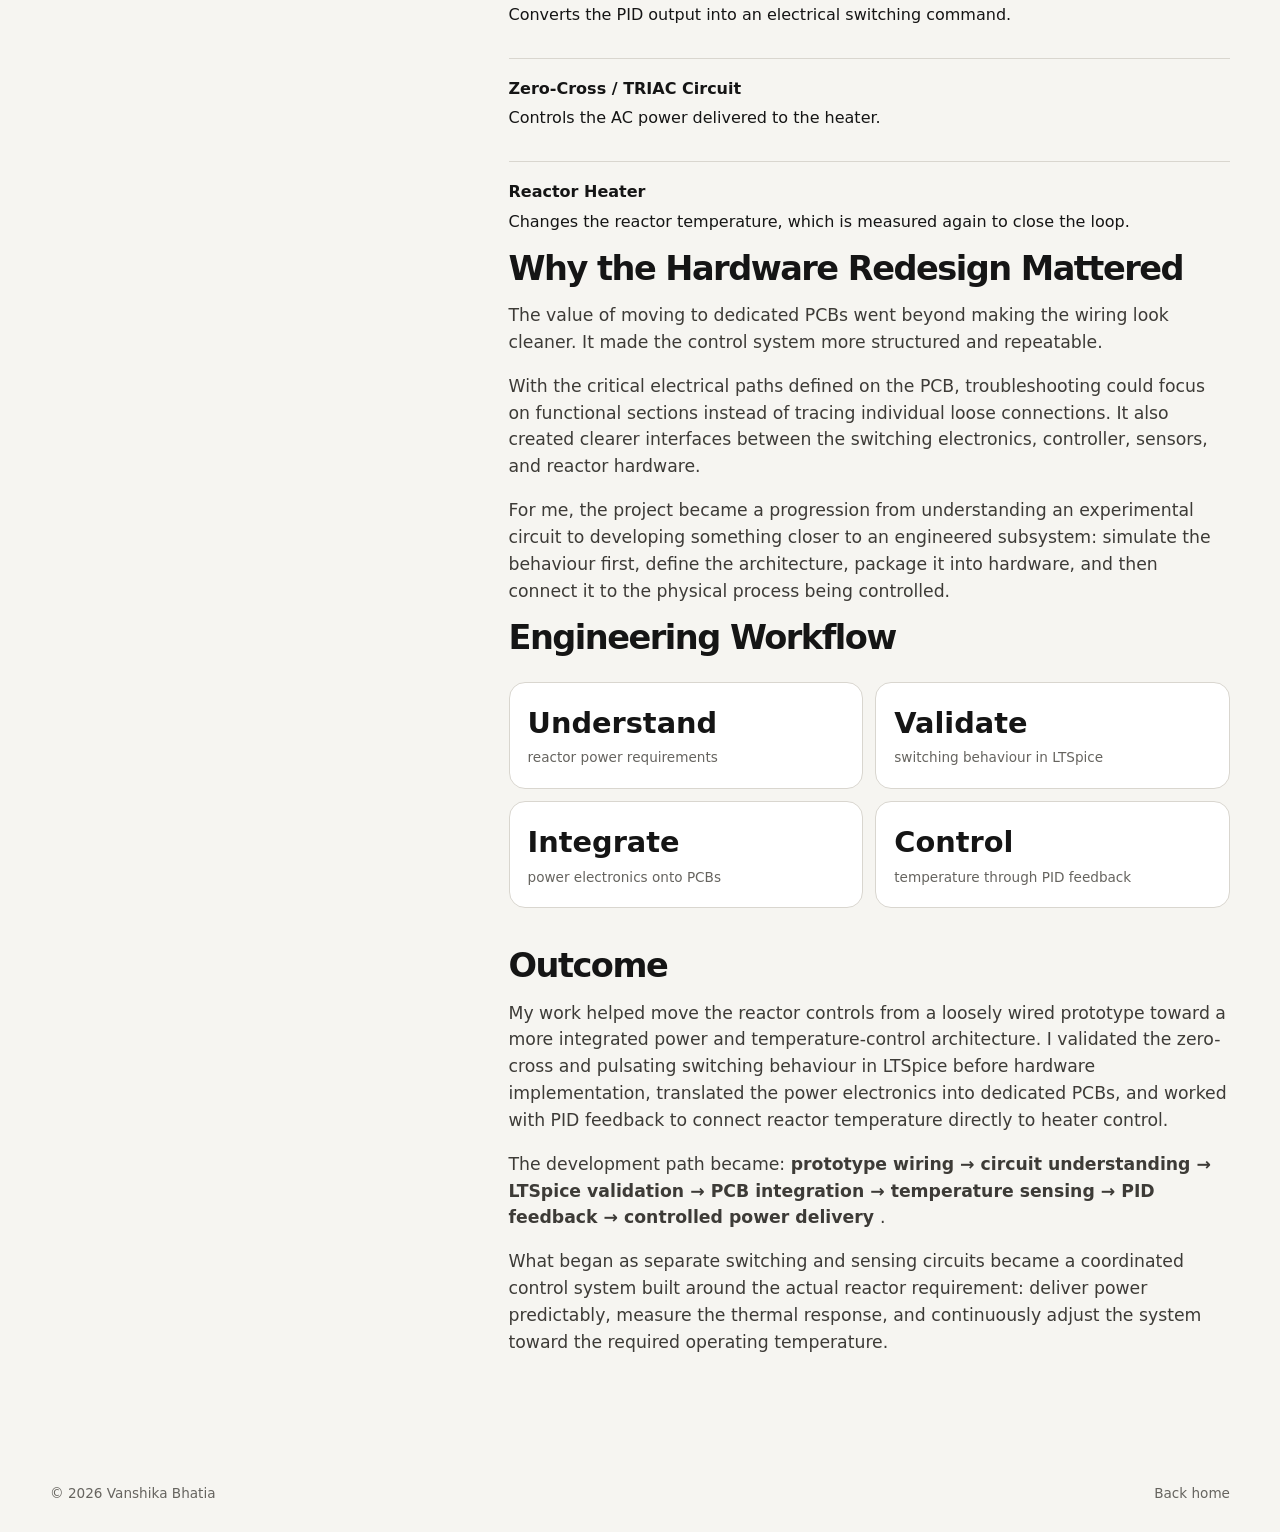
<file: projects/sabatier.html>
<!doctype html><html lang="en"><head><meta charset="utf-8"><meta name="viewport" content="width=device-width,initial-scale=1"><title>Sabatier Fuel Reactor | Vanshika Bhatia</title><link rel="stylesheet" href="../styles.css"></head><body>
<header class="nav"><div class="container nav-inner"><a class="brand" href="../index.html">Home</a><nav class="nav-links"><a href="../index.html#work">Work</a><a href="../index.html#projects">Projects</a><a class="nav-cta" href="../index.html#contact">Contact</a></nav></div></header>
<main><section class="project-hero"><div class="container"><a class="back" href="../index.html">← Back to portfolio</a><div class="eyebrow">UBC Mars Colony · Electrical Subteam Member</div><h1 class="project-title">Sabatier Fuel Reactor</h1><p class="project-deck">Power-control and temperature-regulation work for a Sabatier reactor using PCB design, simulation, and PID control.</p><div class="project-meta"><span class="tag">Sep 2023 – Sep 2025</span></div></div></section>
<section><div class="container project-body"><aside class="project-aside"><h4>Tools & methods</h4><p>KiCad · LTSpice · MOSFET · Zero-cross · TRIAC · PID</p><h4>Role</h4><p>UBC Mars Colony · Electrical Subteam Member</p></aside>
  <div class="case">

  <h2>Overview</h2>
  <p>
    The Sabatier Fuel Reactor is part of UBC Mars Colony's work toward producing fuel using
    resources available on Mars. Since the Martian atmosphere provides a carbon-dioxide-rich
    environment, the larger reactor system explores how CO₂ can be processed through the Sabatier
    reaction to produce methane rather than relying entirely on propellant transported from Earth.
  </p>

  <p>
    My work focused on the <strong>power electronics and temperature-control architecture</strong>
    of the reactor. I worked on understanding and validating the existing switching circuitry,
    replacing loose prototype wiring with dedicated PCBs, and integrating temperature feedback
    through PID control.
  </p>


  <h2>From Prototype Wiring to a Control System</h2>
  <p>
    When I began working with the reactor electronics, the control circuitry relied heavily on
    loose point-to-point wiring between components. The setup worked well for early experimentation,
    but as more switching, sensing, and control hardware was added, the wiring became harder to
    organize, troubleshoot, and reproduce.
  </p>

  <p>
    Rather than immediately transferring the circuit onto a PCB, I first needed to understand exactly
    how power was being controlled. The heater required a predictable method of switching AC power,
    while the temperature-control system needed a way to continuously adjust that power based on the
    thermal state of the reactor.
  </p>

  <div class="project-gallery stack">
    <img src="../assets/images/loosewiring.jpg"
         alt="Original loose-wiring Sabatier reactor control setup">
  </div>


  <h2>Understanding the Power Electronics</h2>
  <p>
    The power-control architecture used <strong>zero-cross detection, TRIAC switching, and a
    MOSFET-based control stage</strong>. The objective was to control power delivery to the reactor
    heater in coordination with the AC waveform rather than switching the load at arbitrary points
    in the electrical cycle.
  </p>

  <p>
    I broke the circuit into functional stages so I could understand how the incoming waveform,
    zero-cross detector, control pulse, and TRIAC interacted. This was important because a circuit
    could be electrically connected correctly while still producing incorrect switching timing.
  </p>

  <div class="steps">

    <div class="step">
      <b>AC Waveform</b>
      The circuit receives the alternating-current signal supplying the heating system.
    </div>

    <div class="step">
      <b>Zero-Cross Detection</b>
      The circuit identifies when the AC waveform approaches its zero-voltage crossing.
    </div>

    <div class="step">
      <b>Control Pulse</b>
      The switching stage generates the pulse used to command the power electronics.
    </div>

    <div class="step">
      <b>TRIAC Switching</b>
      The TRIAC controls the electrical power delivered to the reactor heater.
    </div>

  </div>


  <h2>Validating the Switching Behaviour in LTSpice</h2>
  <p>
    Before moving the design onto a physical PCB, I recreated the key switching circuit in
    <strong>LTSpice</strong>. This allowed me to validate the behaviour of the zero-cross and
    pulsating circuit without introducing PCB fabrication or hardware faults into the troubleshooting
    process.
  </p>

  <p>
    I compared the control signals with the AC waveform to understand when the circuit was switching
    and whether the generated pulses appeared at the intended point in the cycle. The simulation gave
    me a much clearer picture of the dynamic behaviour than a schematic alone could provide.
  </p>

  <p>
    This became the validation step between understanding the original circuit and redesigning it
    as dedicated hardware.
  </p>

  <div class="project-gallery stack">
    <img class="no-crop"
         src="../assets/images/ltspicesetup.png"
         alt="LTSpice simulation of the Sabatier zero-cross and pulsating switching circuit">
    <img class="no-crop"
         src="../assets/images/pulasatingckt.PNG"
         alt="LTSpice simulation of the Sabatier zero-cross and pulsating switching circuit">
  </div>


  <h2>Replacing Loose Wiring with Dedicated PCBs</h2>
  <p>
    Once I understood and validated the switching architecture, I transferred the system into
    <strong>KiCad</strong>. My goal was to replace the loose wiring with purpose-built
    power-electronics PCBs that defined the critical connections directly on the board.
  </p>

  <p>
    I first recreated the circuit as a schematic and worked through the connections between the
    zero-cross stage, switching components, control inputs, and external interfaces. I then selected
    footprints and converted the schematic into the physical PCB layout.
  </p>

  <p>
    Moving to a PCB introduced another layer of engineering beyond simply reproducing the circuit.
    Component placement, connector accessibility, board dimensions, routing, physical footprints,
    and the separation of different functional sections all had to work together.
  </p>

  <div class="project-gallery stack">
    <img class="no-crop"
         src="../assets/images/pcbmarscol.png"
         alt="Integrated Sabatier reactor power-electronics PCB">
  </div>

  <p>
    The PCB changed the system from a collection of individually wired components into a repeatable
    electrical architecture. Connections that previously had to be recreated manually were now
    defined by the board, making the system cleaner, easier to trace, and easier to integrate with
    the rest of the reactor.
  </p>


  <h2>Closing the Loop with Temperature Control</h2>
  <p>
    Controlling electrical power was only half of the problem. The system also needed to determine
    <strong>how much heating the reactor actually required</strong>.
  </p>

  <p>
    I worked with both the hardware and software of a
    <strong>PID-controlled temperature sensing system</strong>. The temperature sensor continuously
    measured the reactor condition and returned that value to the controller. The measured temperature
    could then be compared against the desired operating setpoint.
  </p>

  <p>
    Instead of operating the heater at a fixed input, the PID controller used the temperature error
    and its behaviour over time to determine the required correction. That output could then feed back
    into the heater-control architecture.
  </p>

  <div class="steps">

    <div class="step">
      <b>01 · Measure</b>
      Read the current reactor temperature from the sensor.
    </div>

    <div class="step">
      <b>02 · Compare</b>
      Calculate the difference between measured temperature and the desired setpoint.
    </div>

    <div class="step">
      <b>03 · Calculate</b>
      Use proportional, integral, and derivative terms to determine the required correction.
    </div>

    <div class="step">
      <b>04 · Command</b>
      Convert the controller output into a heater-power request.
    </div>

    <div class="step">
      <b>05 · Feedback</b>
      Measure the resulting temperature and repeat the loop continuously.
    </div>

  </div>


  <h2>Connecting Temperature Control to Power Delivery</h2>
  <p>
    This was where the different pieces of my work came together. The PID controller determined
    what the reactor needed thermally, while the power-electronics system provided the mechanism
    for changing the energy delivered to the heater.
  </p>

  <p>
    The complete control path could therefore be treated as one closed system:
  </p>

  <div class="steps">

    <div class="step">
      <b>Temperature Sensor</b>
      Measures the reactor's current thermal condition.
    </div>

    <div class="step">
      <b>PID Controller</b>
      Determines the required heating correction.
    </div>

    <div class="step">
      <b>Control Signal</b>
      Converts the PID output into an electrical switching command.
    </div>

    <div class="step">
      <b>Zero-Cross / TRIAC Circuit</b>
      Controls the AC power delivered to the heater.
    </div>

    <div class="step">
      <b>Reactor Heater</b>
      Changes the reactor temperature, which is measured again to close the loop.
    </div>

  </div>


  <h2>Why the Hardware Redesign Mattered</h2>
  <p>
    The value of moving to dedicated PCBs went beyond making the wiring look cleaner. It made the
    control system more structured and repeatable.
  </p>

  <p>
    With the critical electrical paths defined on the PCB, troubleshooting could focus on functional
    sections instead of tracing individual loose connections. It also created clearer interfaces between
    the switching electronics, controller, sensors, and reactor hardware.
  </p>

  <p>
    For me, the project became a progression from understanding an experimental circuit to developing
    something closer to an engineered subsystem: simulate the behaviour first, define the architecture,
    package it into hardware, and then connect it to the physical process being controlled.
  </p>


  <h2>Engineering Workflow</h2>

  <div class="impact-grid">

    <div class="impact">
      <b>Understand</b>
      <span>reactor power requirements</span>
    </div>

    <div class="impact">
      <b>Validate</b>
      <span>switching behaviour in LTSpice</span>
    </div>

    <div class="impact">
      <b>Integrate</b>
      <span>power electronics onto PCBs</span>
    </div>

    <div class="impact">
      <b>Control</b>
      <span>temperature through PID feedback</span>
    </div>

  </div>


  <h2>Outcome</h2>
  <p>
    My work helped move the reactor controls from a loosely wired prototype toward a more integrated
    power and temperature-control architecture. I validated the zero-cross and pulsating switching
    behaviour in LTSpice before hardware implementation, translated the power electronics into
    dedicated PCBs, and worked with PID feedback to connect reactor temperature directly to heater control.
  </p>

  <p>
    The development path became:
    <strong>
      prototype wiring → circuit understanding → LTSpice validation → PCB integration →
      temperature sensing → PID feedback → controlled power delivery
    </strong>.
  </p>

  <p>
    What began as separate switching and sensing circuits became a coordinated control system built
    around the actual reactor requirement: deliver power predictably, measure the thermal response,
    and continuously adjust the system toward the required operating temperature.
  </p>

</div></div></section></main>
<footer><div class="container footer-row"><span>© <span data-year></span> Vanshika Bhatia</span><a href="../index.html">Back home</a></div></footer><script src="../script.js"></script></body></html>
</file>
<file: styles.css>
:root{
  --bg:#f6f5f1;
  --paper:#ffffff;
  --ink:#151515;
  --muted:#66645f;
  --line:#d9d6cf;
  --accent:#d95d2f;
  --dark:#171717;
  --max:1180px;
}

*{
  box-sizing:border-box;
}

html{
  scroll-behavior:smooth;
}

body{
  margin:0;
  background:var(--bg);
  color:var(--ink);
  font-family:Inter,ui-sans-serif,system-ui,-apple-system,BlinkMacSystemFont,"Segoe UI",sans-serif;
  line-height:1.55;
}

a{
  color:inherit;
  text-decoration:none;
}

img{
  display:block;
  width:100%;
}

.container{
  width:min(var(--max),calc(100% - 40px));
  margin:auto;
}


/* NAV */

.nav{
  position:sticky;
  top:0;
  z-index:20;
  background:rgba(246,245,241,.92);
  backdrop-filter:blur(14px);
  border-bottom:1px solid var(--line);
}

.nav-inner{
  height:70px;
  display:flex;
  align-items:center;
  justify-content:space-between;
}

.brand{
  font-weight:900;
  letter-spacing:-.03em;
  font-size:1.15rem;
}

.nav-links{
  display:flex;
  gap:24px;
  align-items:center;
  font-size:.93rem;
}

.nav-links a:hover{
  opacity:.6;
}

.nav-cta{
  border:1px solid var(--ink);
  padding:9px 14px;
  border-radius:999px;
}


/* HERO */

.hero{
  padding:94px 0 78px;
}

.hero-grid{
  display:grid;
  grid-template-columns:1.45fr .75fr;
  gap:70px;
  align-items:end;
}

.eyebrow{
  text-transform:uppercase;
  letter-spacing:.14em;
  font-size:.72rem;
  font-weight:800;
  color:var(--accent);
}

h1{
  font-size:clamp(3.6rem,8vw,7.8rem);
  line-height:.86;
  letter-spacing:-.065em;
  margin:18px 0 28px;
  max-width:900px;
}

h2{
  font-size:clamp(2.2rem,4vw,4.4rem);
  line-height:.95;
  letter-spacing:-.045em;
  margin:0;
}

h3{
  margin:0 0 10px;
  font-size:1.35rem;
  letter-spacing:-.025em;
}

.hero-copy{
  font-size:clamp(1.15rem,2vw,1.55rem);
  max-width:760px;
  color:#3d3b37;
}

.hero-actions{
  display:flex;
  gap:12px;
  flex-wrap:wrap;
  margin-top:28px;
}

.btn{
  display:inline-flex;
  align-items:center;
  justify-content:center;
  border:1px solid var(--ink);
  padding:12px 18px;
  border-radius:999px;
  font-weight:700;
  font-size:.92rem;
}

.btn.primary{
  background:var(--ink);
  color:white;
}

.hero-side{
  border-left:1px solid var(--line);
  padding-left:30px;
  color:var(--muted);
}

.hero-side strong{
  display:block;
  color:var(--ink);
  font-size:.82rem;
  text-transform:uppercase;
  letter-spacing:.08em;
}

.hero-side p{
  margin:6px 0 22px;
}


/* SECTIONS */

section{
  padding:82px 0;
  border-top:1px solid var(--line);
}

.section-head{
  display:grid;
  grid-template-columns:1fr 1fr;
  gap:40px;
  align-items:end;
  margin-bottom:34px;
}

.section-head p{
  margin:0;
  color:var(--muted);
  font-size:1.05rem;
  max-width:620px;
}


/* WORK CARDS */

.work-grid{
  display:grid;
  grid-template-columns:repeat(2,minmax(0,1fr));
  gap:22px;
}

.work-card{
  background:var(--paper);
  border:1px solid var(--line);
  border-radius:24px;
  overflow:hidden;
}

.card-media{
  aspect-ratio:16/9;
  background:#eceae4;
  border-bottom:1px solid var(--line);
}

.card-media img{
  height:100%;
  object-fit:cover;
}

.card-body{
  padding:26px;
}

.card-kicker{
  font-size:.73rem;
  font-weight:800;
  text-transform:uppercase;
  letter-spacing:.12em;
  color:var(--accent);
  margin-bottom:10px;
}

.card-body>p{
  color:var(--muted);
  margin:0 0 20px;
}

.metrics{
  display:grid;
  grid-template-columns:repeat(2,1fr);
  gap:10px;
  margin:22px 0;
}

.metric{
  border-top:1px solid var(--line);
  padding-top:12px;
}

.metric b{
  display:block;
  font-size:1.35rem;
  letter-spacing:-.03em;
}

.metric span{
  font-size:.8rem;
  color:var(--muted);
}

.tag-row{
  display:flex;
  gap:7px;
  flex-wrap:wrap;
  margin-top:18px;
}

.tag{
  border:1px solid var(--line);
  border-radius:999px;
  padding:6px 9px;
  font-size:.75rem;
  background:#faf9f6;
}

.card-link{
  display:inline-block;
  margin-top:22px;
  font-weight:800;
}

.card-link:hover{
  color:var(--accent);
}


/* EXPERIENCE */

.band{
  background:var(--dark);
  color:white;
}

.band .section-head p,
.band .exp p,
.band .exp-meta{
  color:#bdbdbd;
}

.exp-list{
  border-top:1px solid #343434;
}

.exp{
  display:grid;
  grid-template-columns:250px 1fr;
  gap:30px;
  padding:28px 0;
  border-bottom:1px solid #343434;
}

.exp p{
  margin:4px 0 0;
}


/* ABOUT */

.about-grid{
  display:grid;
  grid-template-columns:.8fr 1.2fr;
  gap:70px;
}

.about-copy{
  font-size:1.25rem;
  color:#3d3b37;
}

.about-copy p:first-child{
  margin-top:0;
}


/* SKILLS */

.skills-grid{
  display:grid;
  grid-template-columns:repeat(3,1fr);
  gap:18px;
}

.skill-block{
  background:white;
  border:1px solid var(--line);
  padding:22px;
  border-radius:18px;
}

.skill-block p{
  margin:0;
  color:var(--muted);
}


/* CONTACT */

.contact{
  background:var(--dark);
  color:white;
  border-radius:28px;
  padding:48px;
}

.contact h2{
  max-width:760px;
}

.contact p{
  color:#bdbdbd;
}

.contact .btn{
  border-color:#fff;
}

.contact .btn.primary{
  background:#fff;
  color:#111;
}


/* FOOTER */

footer{
  padding:28px 0;
}

.footer-row{
  display:flex;
  justify-content:space-between;
  color:var(--muted);
  font-size:.85rem;
}


/* PROJECT PAGES */

.project-hero{
  padding:86px 0 54px;
}

.back{
  display:inline-block;
  margin-bottom:24px;
  font-weight:700;
  color:var(--muted);
}

.project-title{
  font-size:clamp(3rem,7vw,6.5rem);
  line-height:.9;
  letter-spacing:-.06em;
  margin:14px 0 20px;
}

.project-deck{
  font-size:1.25rem;
  color:var(--muted);
  max-width:820px;
}

.project-meta{
  display:flex;
  gap:10px;
  flex-wrap:wrap;
  margin-top:24px;
}

.project-body{
  display:grid;
  grid-template-columns:.7fr 1.3fr;
  gap:70px;
}

.project-aside{
  position:sticky;
  top:96px;
  align-self:start;
}

.project-aside h4{
  margin:0 0 8px;
  text-transform:uppercase;
  font-size:.72rem;
  letter-spacing:.1em;
}

.project-aside p{
  margin:0 0 22px;
  color:var(--muted);
}

.case h2{
  font-size:2.1rem;
  margin-bottom:14px;
}

.case p{
  font-size:1.08rem;
  color:#3d3b37;
}


/* IMPACT BLOCKS */

.impact-grid{
  display:grid;
  grid-template-columns:repeat(2,1fr);
  gap:12px;
  margin:28px 0 42px;
}

.impact{
  padding:18px;
  border:1px solid var(--line);
  border-radius:16px;
  background:white;
}

.impact b{
  display:block;
  font-size:1.8rem;
}

.impact span{
  color:var(--muted);
  font-size:.85rem;
}


/* PLACEHOLDER */

.image-placeholder{
  min-height:320px;
  border:1px dashed #aaa;
  border-radius:20px;
  background:#eceae4;
  display:grid;
  place-items:center;
  text-align:center;
  color:#777;
  padding:30px;
  margin:26px 0;
}


/* PROCESS STEPS */

.steps{
  display:grid;
  gap:12px;
}

.step{
  border-top:1px solid var(--line);
  padding:18px 0;
}

.step b{
  display:block;
  margin-bottom:5px;
}

.note{
  font-size:.88rem;
  color:var(--muted);
  border-left:3px solid var(--accent);
  padding-left:14px;
  margin-top:24px;
}


/* PROJECT IMAGE GALLERIES */

.project-gallery{
  display:grid;
  gap:18px;
  margin:28px 0;
}

/* TWO IMAGES SIDE BY SIDE */

.project-gallery.two{
  grid-template-columns:repeat(2,minmax(0,1fr));
}

.project-gallery.two img{
  width:100%;
  height:280px;
  object-fit:cover;
  border-radius:14px;
  display:block;
}


/* SINGLE IMAGE - NEVER CROPPED */

.project-gallery.stack{
  grid-template-columns:1fr;
}

.project-gallery.stack img{
  width:100%;
  height:auto;
  object-fit:contain;
  border-radius:14px;
  display:block;
}


/* USE ON ANY IMAGE THAT SHOULD NEVER CROP */

.project-gallery img.no-crop{
  width:100%;
  height:auto;
  object-fit:contain;
}


/* MOBILE */

@media(max-width:800px){

  .nav-links a:not(.nav-cta){
    display:none;
  }

  .hero{
    padding-top:60px;
  }

  .hero-grid,
  .section-head,
  .about-grid,
  .project-body{
    grid-template-columns:1fr;
    gap:28px;
  }

  .hero-side{
    border-left:0;
    border-top:1px solid var(--line);
    padding:24px 0 0;
  }

  .work-grid,
  .skills-grid{
    grid-template-columns:1fr;
  }

  .exp{
    grid-template-columns:1fr;
    gap:8px;
  }

  .project-aside{
    position:static;
  }

  .metrics,
  .impact-grid{
    grid-template-columns:1fr 1fr;
  }

  .footer-row{
    gap:14px;
    flex-direction:column;
  }

  .container{
    width:min(var(--max),calc(100% - 28px));
  }

  .project-gallery.two{
    grid-template-columns:1fr;
  }

  .project-gallery.two img{
    height:auto;
    object-fit:contain;
  }
  /* Equal-size photo pairs */
.project-gallery.two.equal-photos img {
  width: 100%;
  aspect-ratio: 4 / 3;
  height: auto;
  object-fit: cover;
  border-radius: 14px;
}
.project-gallery.single-center {
  display: flex;
  justify-content: center;
  margin: 28px 0;
}

.project-gallery.single-center img {
  width: calc((100% - 18px) / 2);
  height: 280px;
  object-fit: cover;
  border-radius: 14px;
}

}
</file>
